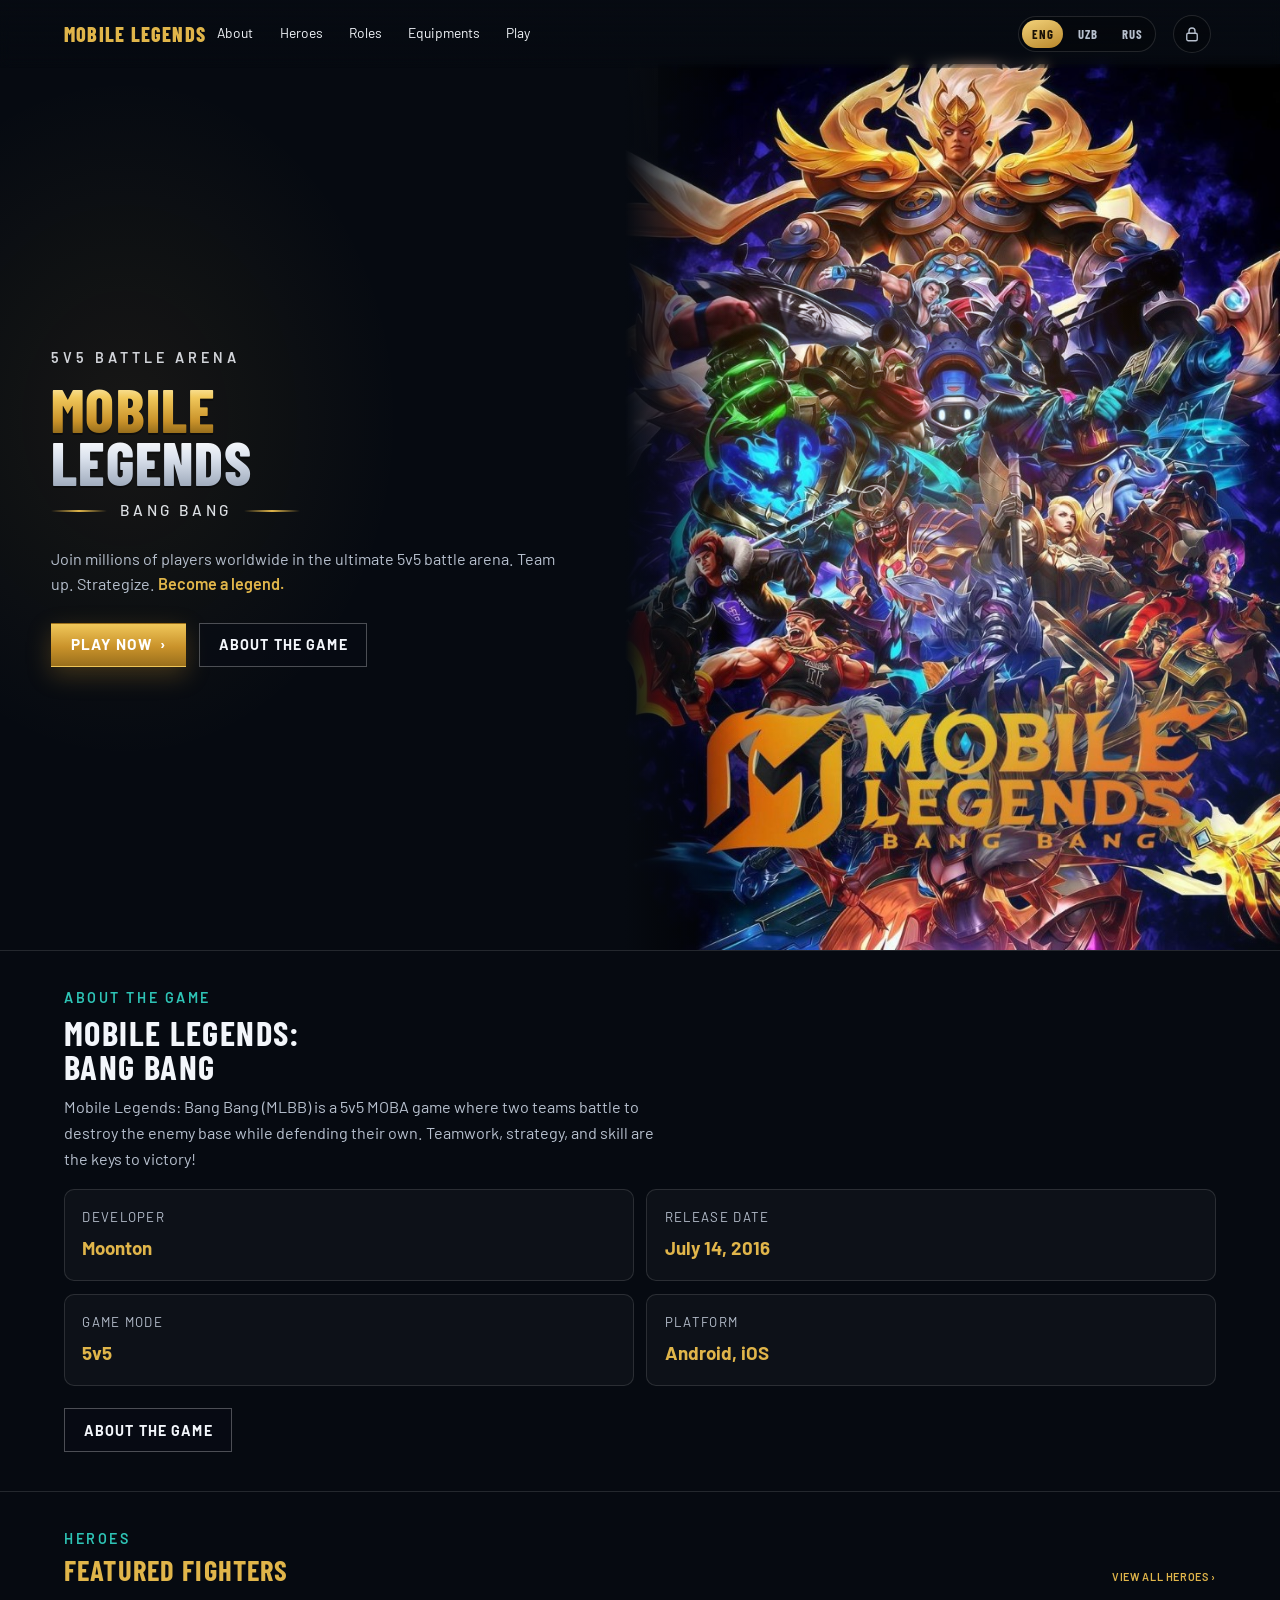
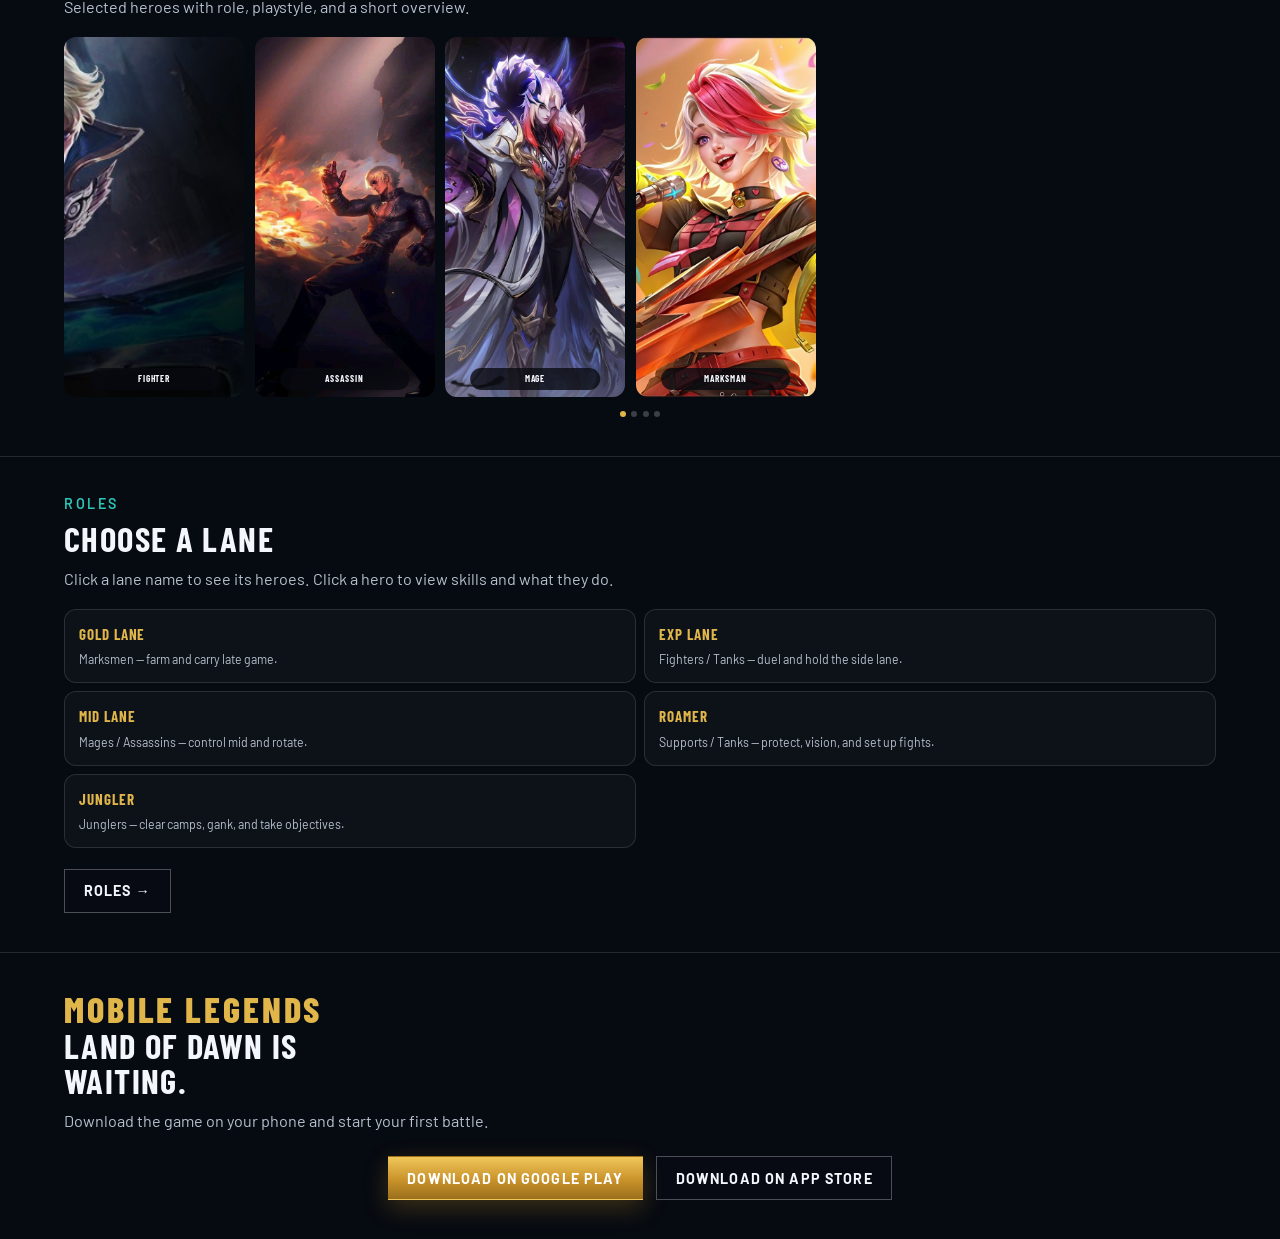
<file: index.html>
<!DOCTYPE html>
<html lang="en">
<head>
  <meta charset="UTF-8" />
  <meta name="viewport" content="width=device-width, initial-scale=1.0" />
  <title>Mobile Legends — Bang Bang</title>
  <meta name="description" content="Mobile Legends: Bang Bang — the ultimate 5v5 battle arena." />
  <link rel="preconnect" href="https://fonts.googleapis.com" />
  <link rel="preconnect" href="https://fonts.gstatic.com" crossorigin />
  <link href="https://fonts.googleapis.com/css2?family=Barlow+Condensed:wght@600;700;800&family=Barlow:wght@300;400;500;600;700&display=swap" rel="stylesheet" />
  <link rel="stylesheet" href="styles.css?v=norail2" />
</head>
<body class="page-home">
  <header class="site-header">
    <a class="logo" href="index.html">Mobile Legends</a>
    <nav class="nav" id="mainNav">
      <a href="#about" data-i18n="nav_about">About</a>
      <a href="#heroes" data-i18n="nav_heroes">Heroes</a>
      <a href="#roles" data-i18n="nav_roles">Roles</a>
      <a href="guide.html" data-i18n="nav_equip">Equipments</a>
      <a href="#play" data-i18n="nav_play">Play</a>
    </nav>
    <div class="lang-switch" role="group" aria-label="Language">
      <span class="lang-switch-label">Language</span>
      <button type="button" class="lang-btn" data-lang="en" aria-pressed="true">ENG</button>
      <button type="button" class="lang-btn" data-lang="uz" aria-pressed="false">UZB</button>
      <button type="button" class="lang-btn" data-lang="ru" aria-pressed="false">RUS</button>
    </div>
    <button class="menu-btn" type="button" id="menuBtn" aria-label="Menu" aria-expanded="false" aria-controls="mainNav">
      <span></span><span></span><span></span>
    </button>
  </header>

  <main>
    <section class="stage">
      <div class="stage-left">
        <div class="copy">
          <p class="eyebrow" data-i18n="eyebrow">5V5 Battle Arena</p>
          <h1 class="title">
            <span class="title-gold">Mobile</span>
            <span class="title-silver">Legends</span>
          </h1>
          <p class="bang"><span></span> Bang Bang <span></span></p>
          <p class="lead" data-i18n-lead>
            Join millions of players worldwide in the ultimate 5v5 battle arena.
            Team up. Strategize. <em>Become a legend.</em>
          </p>
          <div class="actions">
            <a class="btn btn-play" href="#play"><span data-i18n="btn_play">Play Now</span> <span data-i18n-keep>›</span></a>
            <a class="btn btn-store" href="#about" data-i18n="btn_about">About the Game</a>
          </div>
        </div>
      </div>
      <div class="stage-right" aria-hidden="true">
        <img class="poster" src="images/heroes-poster.png" alt="" />
        <div class="poster-glow"></div>
        <div class="poster-shine"></div>
        <div class="fx-embers">
          <span></span><span></span><span></span><span></span>
          <span></span><span></span><span></span><span></span>
        </div>
      </div>
    </section>

    <section class="home-mobile-extras" aria-label="Highlights">
      <div class="home-features">
        <article>
          <span class="home-feat-ico" aria-hidden="true">
            <svg viewBox="0 0 24 24" width="22" height="22" fill="none" stroke="currentColor" stroke-width="1.7"><path d="M4 19l7-7M13 5l6 6M8 20l-4-1 1-4 11-11 4 4z"/><path d="M14 7l3 3"/></svg>
          </span>
          <strong data-i18n="feat_battle_t">5v5 Battle</strong>
          <span data-i18n="feat_battle_p">Classic MOBA experience</span>
        </article>
        <article>
          <span class="home-feat-ico" aria-hidden="true">
            <svg viewBox="0 0 24 24" width="22" height="22" fill="none" stroke="currentColor" stroke-width="1.7"><path d="M12 3l8 3v6c0 5-3.4 8.4-8 9.5C7.4 20.4 4 17 4 12V6z"/></svg>
          </span>
          <strong data-i18n="feat_team_t">Team Play</strong>
          <span data-i18n="feat_team_p">5 roles, one victory</span>
        </article>
        <article>
          <span class="home-feat-ico" aria-hidden="true">
            <svg viewBox="0 0 24 24" width="22" height="22" fill="none" stroke="currentColor" stroke-width="1.7"><circle cx="12" cy="8" r="3"/><path d="M5 20c.8-3.4 3.4-5 7-5s6.2 1.6 7 5"/><path d="M18 8a2.2 2.2 0 1 1-1-4"/></svg>
          </span>
          <strong data-i18n="feat_heroes_t">120+ Heroes</strong>
          <span data-i18n="feat_heroes_p">Unique kits and skins</span>
        </article>
        <article>
          <span class="home-feat-ico" aria-hidden="true">
            <svg viewBox="0 0 24 24" width="22" height="22" fill="none" stroke="currentColor" stroke-width="1.7"><circle cx="12" cy="12" r="8"/><path d="M12 7v5l3 2"/><path d="M8 4.5 12 3l4 1.5"/></svg>
          </span>
          <strong data-i18n="feat_rank_t">Ranked</strong>
          <span data-i18n="feat_rank_p">Climb to Mythic</span>
        </article>
      </div>
    </section>

    <section class="home-path" id="about">
      <p class="section-eyebrow" data-i18n="about_eyebrow">About the Game</p>
      <h2>Mobile Legends: Bang Bang</h2>
      <p class="section-lead" data-i18n="about_lead">
        Mobile Legends: Bang Bang (MLBB) is a 5v5 MOBA game where two teams battle to destroy the enemy base while defending their own. Teamwork, strategy, and skill are the keys to victory!
      </p>
      <ul class="fact-grid home-path-facts">
        <li><span data-i18n="fact_dev">Developer</span><strong>Moonton</strong></li>
        <li><span data-i18n="fact_release">Release Date</span><strong data-i18n="fact_release_val">July 14, 2016</strong></li>
        <li><span data-i18n="fact_mode">Game Mode</span><strong>5v5</strong></li>
        <li><span data-i18n="fact_platform">Platform</span><strong>Android, iOS</strong></li>
      </ul>
      <a class="btn btn-store" href="oyun.html" data-i18n="btn_about">About the Game</a>
    </section>

    <section class="home-path" id="heroes">
      <p class="section-eyebrow" data-i18n="heroes_eyebrow">Heroes</p>
      <div class="home-explore-head">
        <h2 data-i18n="heroes_title">Featured fighters</h2>
        <a href="qahramonlar.html" data-i18n="view_all_heroes">View all heroes ›</a>
      </div>
      <p class="section-lead" data-i18n="heroes_lead">Selected heroes with role, playstyle, and a short overview.</p>
      <div class="home-hero-rail" id="homeHeroRail">
        <a class="home-hero-card" href="qahramonlar.html">
          <img src="images/hero-alucard.png" alt="Alucard" width="280" height="360" />
          <span>Fighter</span>
        </a>
        <a class="home-hero-card" href="qahramonlar.html">
          <img src="images/hero-kdash.jpg" alt="Gusion" width="280" height="360" />
          <span>Assassin</span>
        </a>
        <a class="home-hero-card" href="qahramonlar.html">
          <img src="images/hero-mage.png" alt="Cecilion" width="280" height="360" />
          <span>Mage</span>
        </a>
        <a class="home-hero-card" href="qahramonlar.html">
          <img src="images/hero-melissa.png" alt="Melissa" width="280" height="360" />
          <span>Marksman</span>
        </a>
      </div>
      <div class="home-hero-dots" id="homeHeroDots" aria-hidden="true">
        <span class="is-on"></span><span></span><span></span><span></span>
      </div>
    </section>

    <section class="home-path" id="roles">
      <p class="section-eyebrow" data-i18n="roles_page_eyebrow">Roles</p>
      <h2 data-i18n="roles_page_title">Choose a lane</h2>
      <p class="section-lead" data-i18n="roles_page_lead">Click a lane name to see its heroes. Click a hero to view skills and what they do.</p>
      <div class="home-lane-grid">
        <a href="rollar.html">
          <strong data-i18n="lane_gold">Gold Lane</strong>
          <span data-i18n="lane_gold_desc">Marksmen — farm and carry late game.</span>
        </a>
        <a href="rollar.html">
          <strong data-i18n="lane_exp">EXP Lane</strong>
          <span data-i18n="lane_exp_desc">Fighters / Tanks — duel and hold the side lane.</span>
        </a>
        <a href="rollar.html">
          <strong data-i18n="lane_mid">Mid Lane</strong>
          <span data-i18n="lane_mid_desc">Mages / Assassins — control mid and rotate.</span>
        </a>
        <a href="rollar.html">
          <strong data-i18n="lane_roam">Roamer</strong>
          <span data-i18n="lane_roam_desc">Supports / Tanks — protect, vision, and set up fights.</span>
        </a>
        <a href="rollar.html">
          <strong data-i18n="lane_jungle">Jungler</strong>
          <span data-i18n="lane_jungle_desc">Junglers — clear camps, gank, and take objectives.</span>
        </a>
      </div>
      <a class="btn btn-store" href="rollar.html" data-i18n="to_roles">Roles →</a>
    </section>

    <section class="home-path home-path-play" id="play">
      <p class="brand-sm">Mobile Legends</p>
      <h2 data-i18n="play_title">Land of Dawn is waiting.</h2>
      <p class="section-lead" data-i18n="play_lead">Download the game on your phone and start your first battle.</p>
      <div class="cta-actions">
        <a class="btn btn-play" href="https://play.google.com/store/apps/details?id=com.mobile.legends" target="_blank" rel="noopener noreferrer" data-i18n="dl_google">Download on Google Play</a>
        <a class="btn btn-store" href="https://apps.apple.com/app/mobile-legends-bang-bang/id1160056295" target="_blank" rel="noopener noreferrer" data-i18n="dl_apple">Download on App Store</a>
      </div>
    </section>
  </main>

  <script src="script.js?v=norail2"></script>
  <script src="i18n.js?v=norail2"></script>
</body>
</html>
</file>
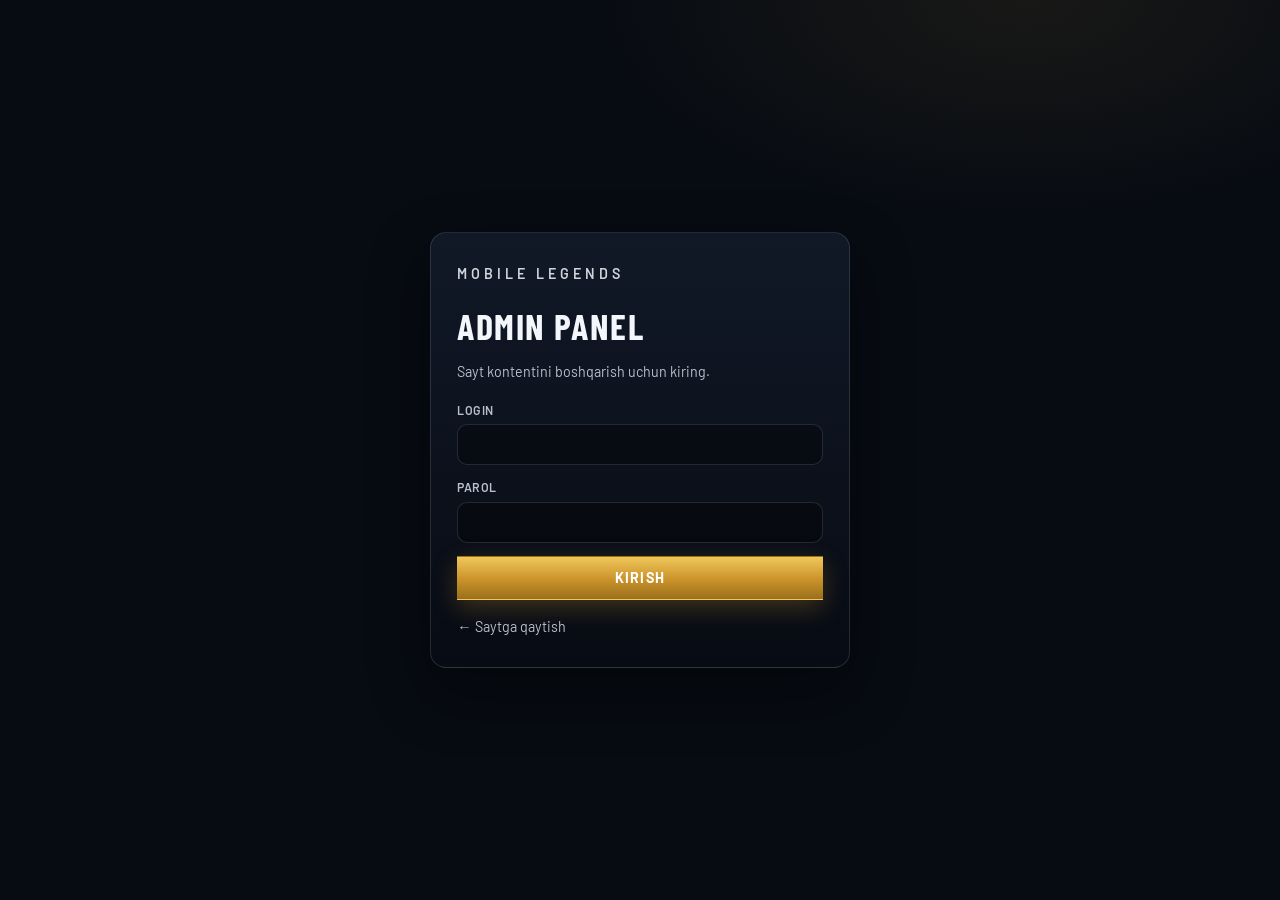
<file: admin-panel.html>
<!DOCTYPE html>
<html lang="uz">
<head>
  <meta charset="UTF-8" />
  <meta name="viewport" content="width=device-width, initial-scale=1.0" />
  <title>Boshqaruv — Admin</title>
  <link rel="preconnect" href="https://fonts.googleapis.com" />
  <link rel="preconnect" href="https://fonts.gstatic.com" crossorigin />
  <link href="https://fonts.googleapis.com/css2?family=Barlow+Condensed:wght@600;700;800&family=Barlow:wght@300;400;500;600;700&display=swap" rel="stylesheet" />
  <link rel="stylesheet" href="styles.css?v=admin-ico1" />
  <link rel="stylesheet" href="admin.css?v=2" />
  <script>
    if (!sessionStorage.getItem("mlbb_admin_csrf")) {
      location.replace("admin.html");
    }
  </script>
</head>
<body class="admin-body">
  <div id="appView" class="admin-app">
    <aside class="admin-side">
      <a class="logo" href="index.html">Mobile Legends</a>
      <p class="admin-side-label">Boshqaruv</p>
      <nav class="admin-nav">
        <button type="button" class="is-active" data-view="dash">Dashboard</button>
        <button type="button" data-view="featured">Tanlangan qahramonlar</button>
        <button type="button" data-view="heroes">Barcha qahramonlar</button>
        <button type="button" data-view="items">Ekipmanlar</button>
        <button type="button" data-view="password">Parol</button>
      </nav>
      <div class="admin-side-foot">
        <p id="whoami"></p>
        <button type="button" class="btn btn-store" id="logoutBtn">Chiqish</button>
      </div>
    </aside>

    <div class="admin-main">
      <header class="admin-top">
        <h2 id="viewTitle">Dashboard</h2>
        <a class="btn btn-store" href="index.html" target="_blank" rel="noopener">Saytni ochish</a>
      </header>
      <div class="admin-content" id="viewRoot"></div>
    </div>
  </div>

  <div class="admin-modal" id="editModal" hidden>
    <div class="admin-modal-backdrop" data-close-modal></div>
    <div class="admin-modal-card" role="dialog" aria-modal="true">
      <button type="button" class="hero-modal-close" data-close-modal aria-label="Yopish">×</button>
      <h3 id="modalTitle">Tahrirlash</h3>
      <form id="editForm" class="admin-form"></form>
    </div>
  </div>

  <div class="admin-toast" id="toast" hidden></div>
  <script src="admin.js?v=3"></script>
</body>
</html>
</file>
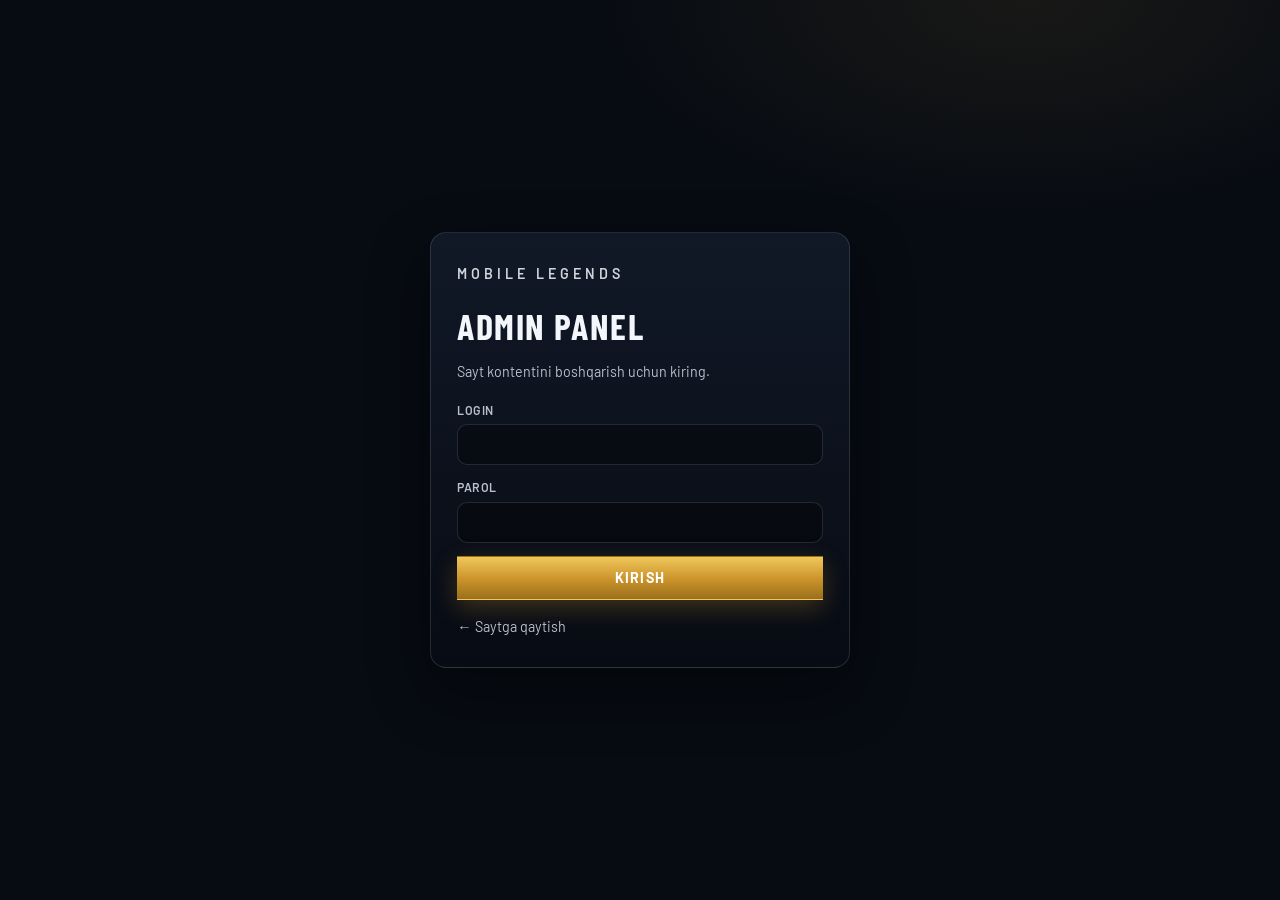
<file: admin.html>
<!DOCTYPE html>
<html lang="uz">
<head>
  <meta charset="UTF-8" />
  <meta name="viewport" content="width=device-width, initial-scale=1.0" />
  <title>Kirish — Admin</title>
  <link rel="preconnect" href="https://fonts.googleapis.com" />
  <link rel="preconnect" href="https://fonts.gstatic.com" crossorigin />
  <link href="https://fonts.googleapis.com/css2?family=Barlow+Condensed:wght@600;700;800&family=Barlow:wght@300;400;500;600;700&display=swap" rel="stylesheet" />
  <link rel="stylesheet" href="styles.css?v=admin-ico1" />
  <link rel="stylesheet" href="admin.css?v=2" />
</head>
<body class="admin-body">
  <div class="admin-login">
    <div class="admin-login-card">
      <p class="eyebrow">Mobile Legends</p>
      <h1>Admin panel</h1>
      <p class="admin-login-lead">Sayt kontentini boshqarish uchun kiring.</p>
      <form id="loginForm" class="admin-form">
        <label>
          Login
          <input type="text" name="username" autocomplete="username" required />
        </label>
        <label>
          Parol
          <input type="password" name="password" autocomplete="current-password" required />
        </label>
        <p class="admin-error" id="loginError" hidden></p>
        <button type="submit" class="btn btn-play">Kirish</button>
      </form>
      <a class="admin-back" href="index.html">← Saytga qaytish</a>
    </div>
  </div>
  <script src="admin-login.js?v=1"></script>
</body>
</html>
</file>
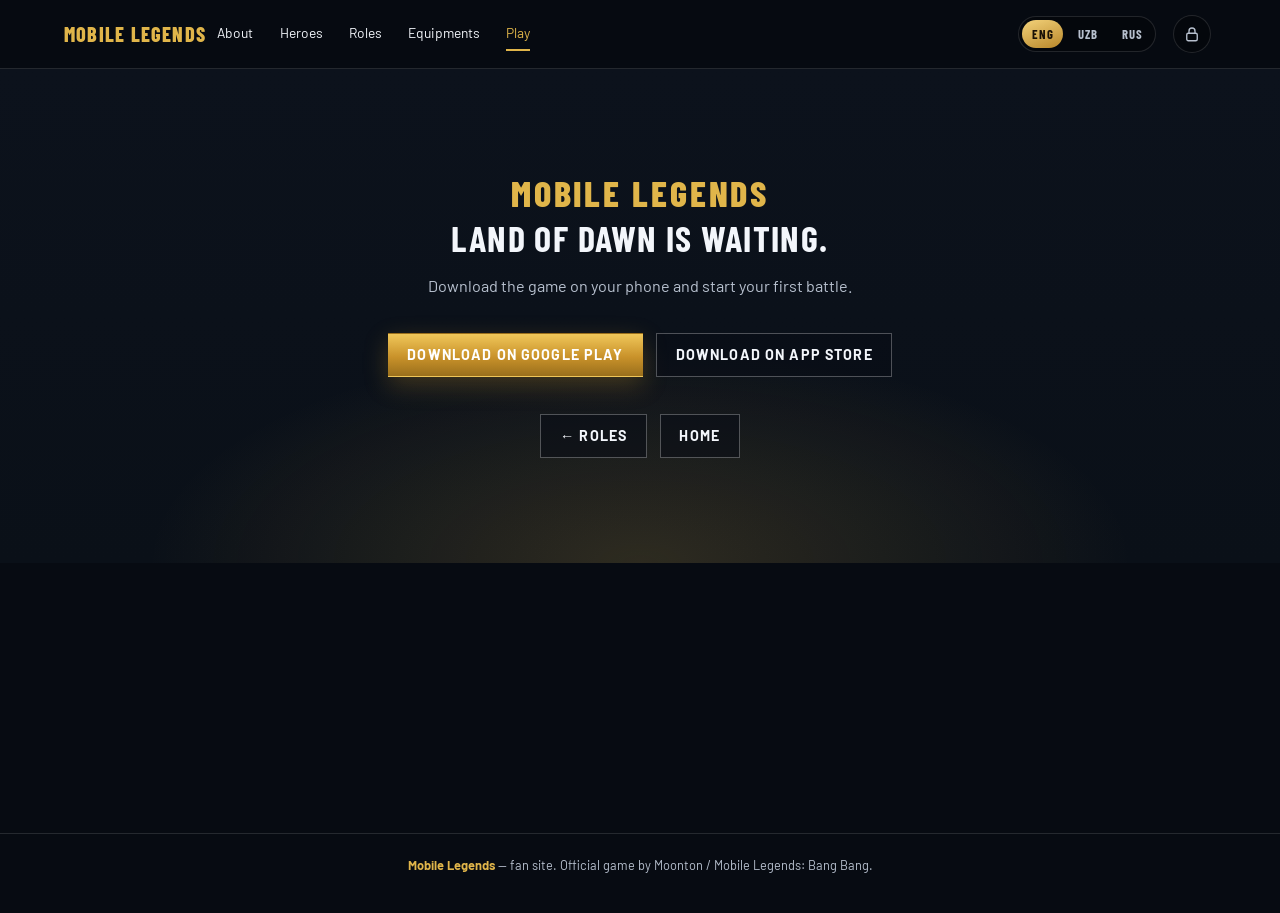
<file: boshlash.html>
<!DOCTYPE html>
<html lang="en">
<head>
  <meta charset="UTF-8" />
  <meta name="viewport" content="width=device-width, initial-scale=1.0" />
  <title>Play — Mobile Legends</title>
  <link rel="preconnect" href="https://fonts.googleapis.com" />
  <link rel="preconnect" href="https://fonts.gstatic.com" crossorigin />
  <link href="https://fonts.googleapis.com/css2?family=Barlow+Condensed:wght@600;700;800&family=Barlow:wght@300;400;500;600;700&display=swap" rel="stylesheet" />
  <link rel="stylesheet" href="styles.css?v=norail2" />
</head>
<body>
  <header class="site-header solid">
    <a class="logo" href="index.html">Mobile Legends</a>
    <nav class="nav" id="mainNav">
      <a href="oyun.html" data-i18n="nav_about">About</a>
      <a href="qahramonlar.html" data-i18n="nav_heroes">Heroes</a>
      <a href="rollar.html" data-i18n="nav_roles">Roles</a>
      <a href="guide.html" data-i18n="nav_equip">Equipments</a>
      <a class="is-active" href="boshlash.html" data-i18n="nav_play">Play</a>
    </nav>
    <button class="menu-btn" type="button" id="menuBtn" aria-label="Menu" aria-expanded="false" aria-controls="mainNav">
      <span></span><span></span><span></span>
    </button>
  </header>

  <main class="page">
    <section class="section cta">
      <div class="section-inner cta-inner">
        <p class="brand-sm">Mobile Legends</p>
        <h2 data-i18n="play_title">Land of Dawn is waiting.</h2>
        <p class="section-lead" data-i18n="play_lead">Download the game on your phone and start your first battle.</p>
        <div class="cta-actions">
          <a class="btn btn-play" href="https://play.google.com/store/apps/details?id=com.mobile.legends" target="_blank" rel="noopener noreferrer" data-i18n="dl_google">Download on Google Play</a>
          <a class="btn btn-store" href="https://apps.apple.com/app/mobile-legends-bang-bang/id1160056295" target="_blank" rel="noopener noreferrer" data-i18n="dl_apple">Download on App Store</a>
        </div>
        <div class="page-nav">
          <a class="btn btn-store" href="rollar.html" data-i18n="back_roles">← Roles</a>
          <a class="btn btn-store" href="index.html" data-i18n="nav_home">Home</a>
        </div>
      </div>
    </section>
  </main>

  <footer class="site-footer">
    <p><span>Mobile Legends</span> — fan site. Official game by Moonton / Mobile Legends: Bang Bang.</p>
  </footer>
  <script src="script.js?v=norail2"></script>
  <script src="i18n.js?v=norail2"></script>
</body>
</html>
</file>
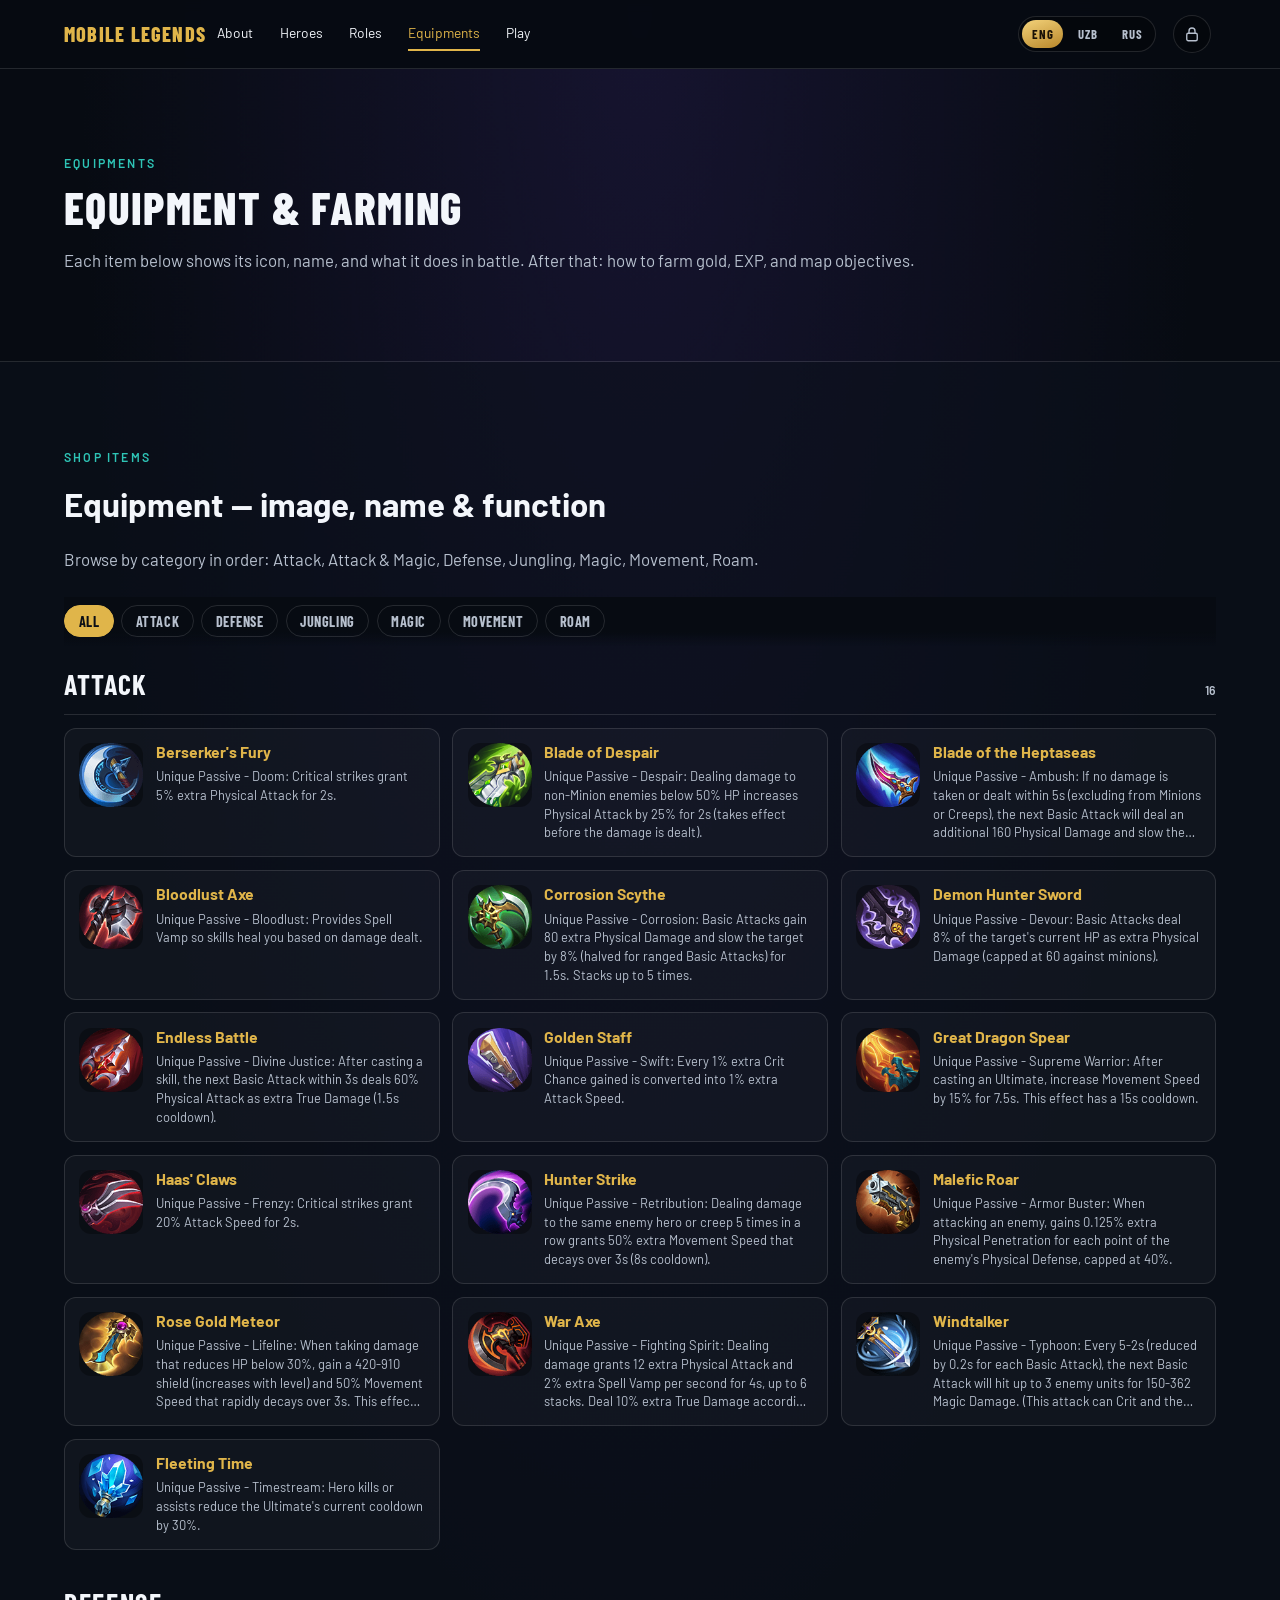
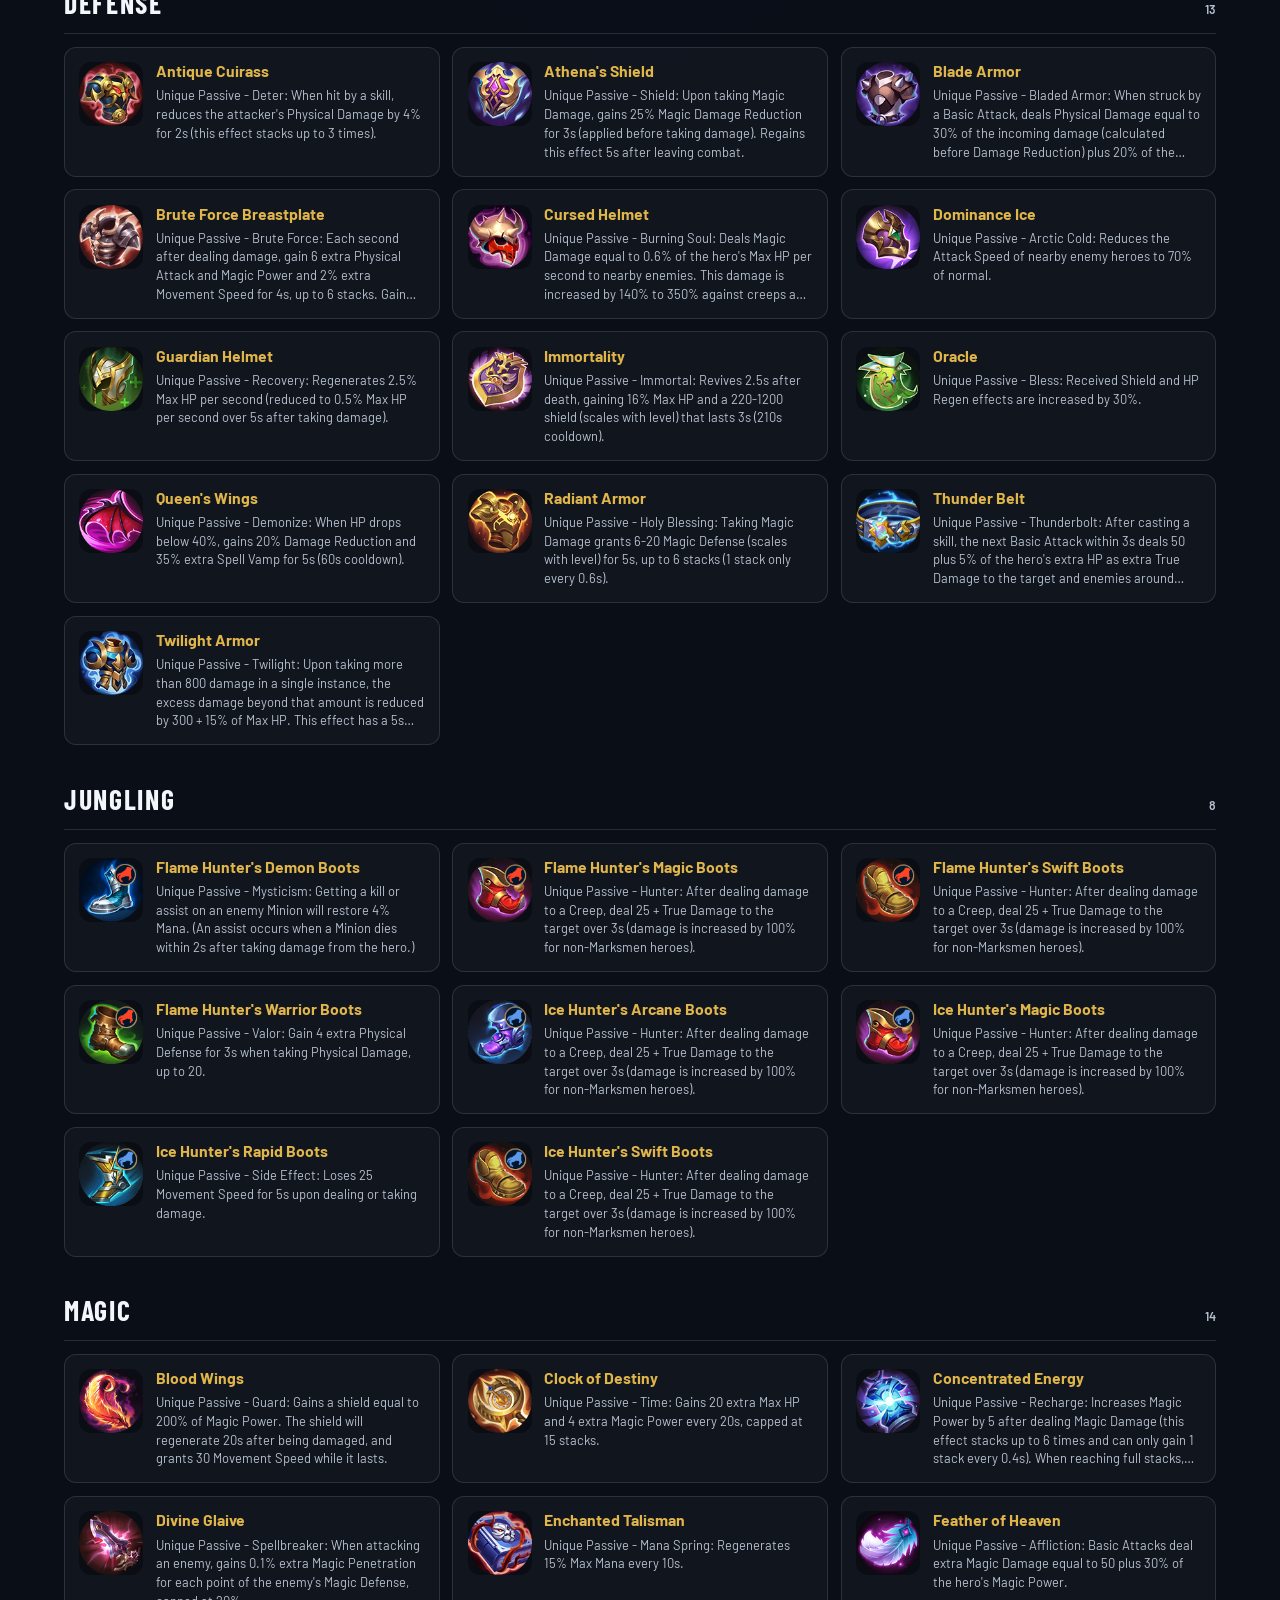
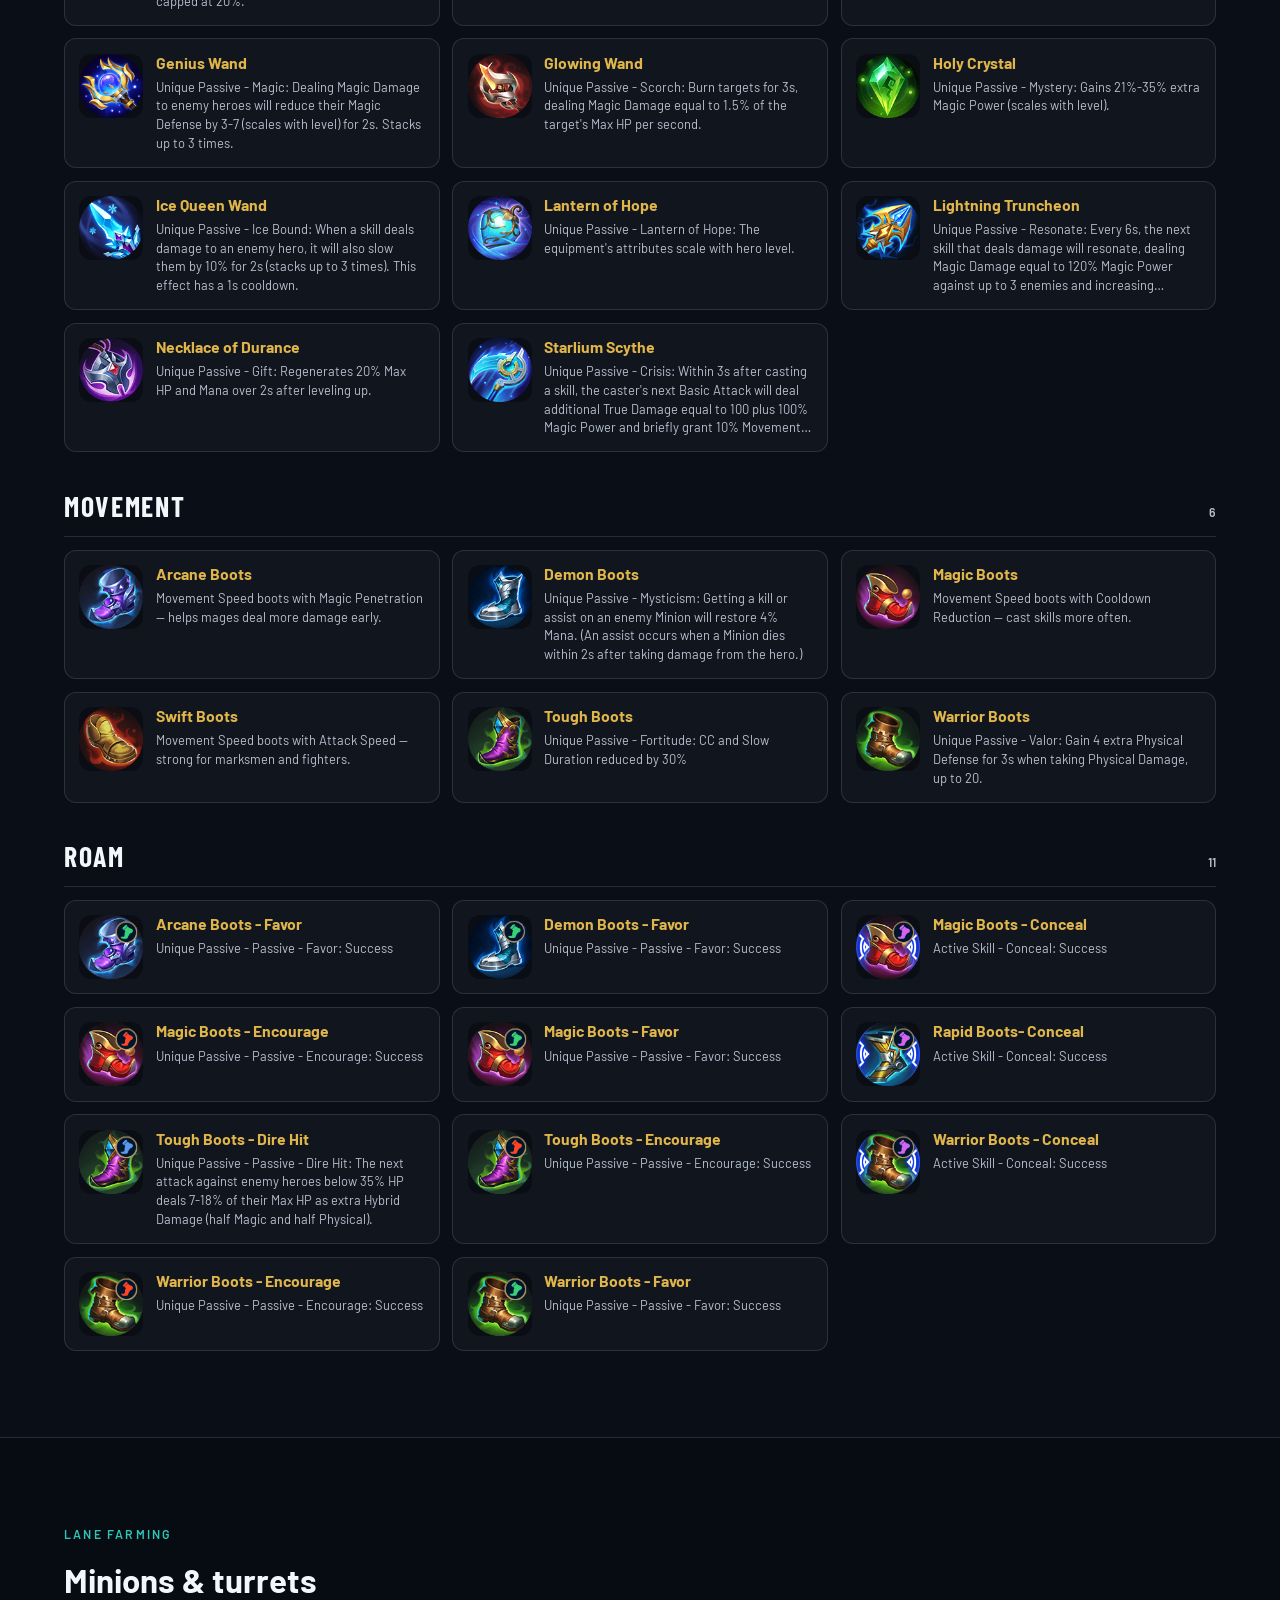
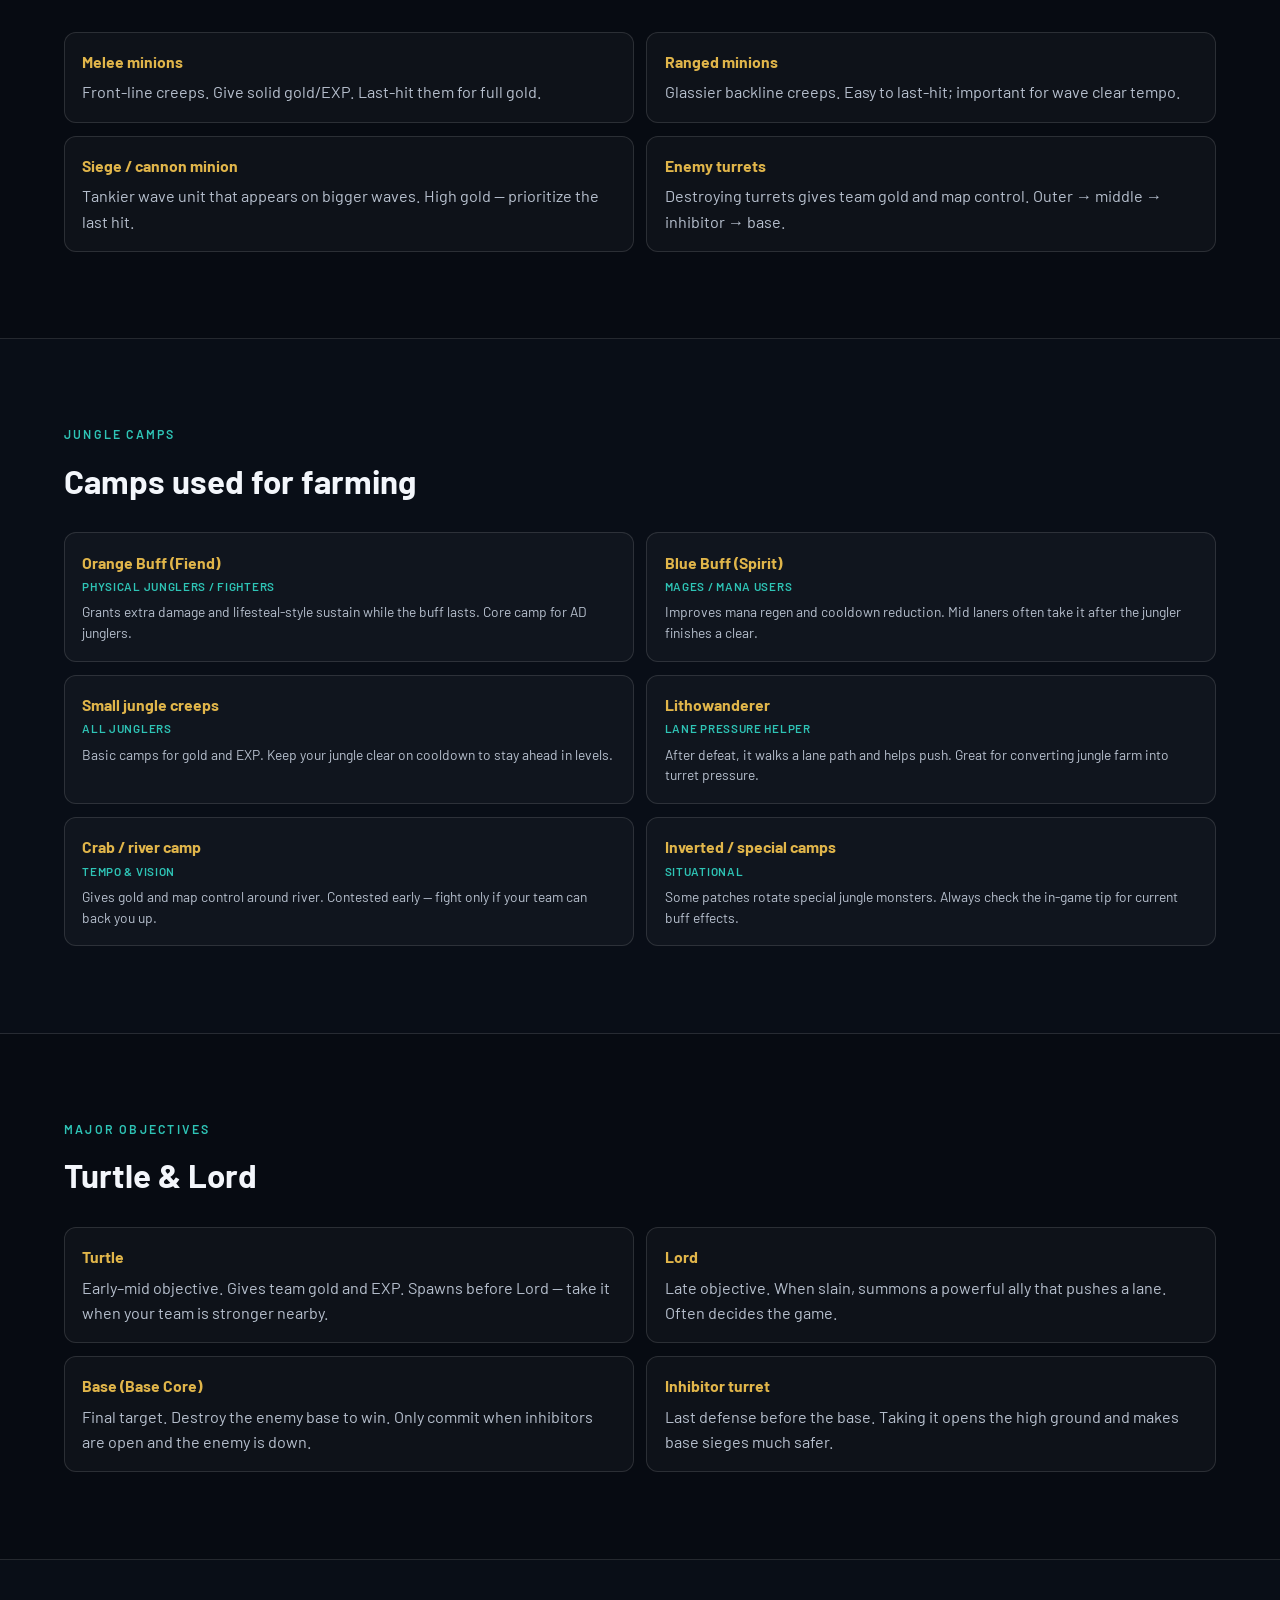
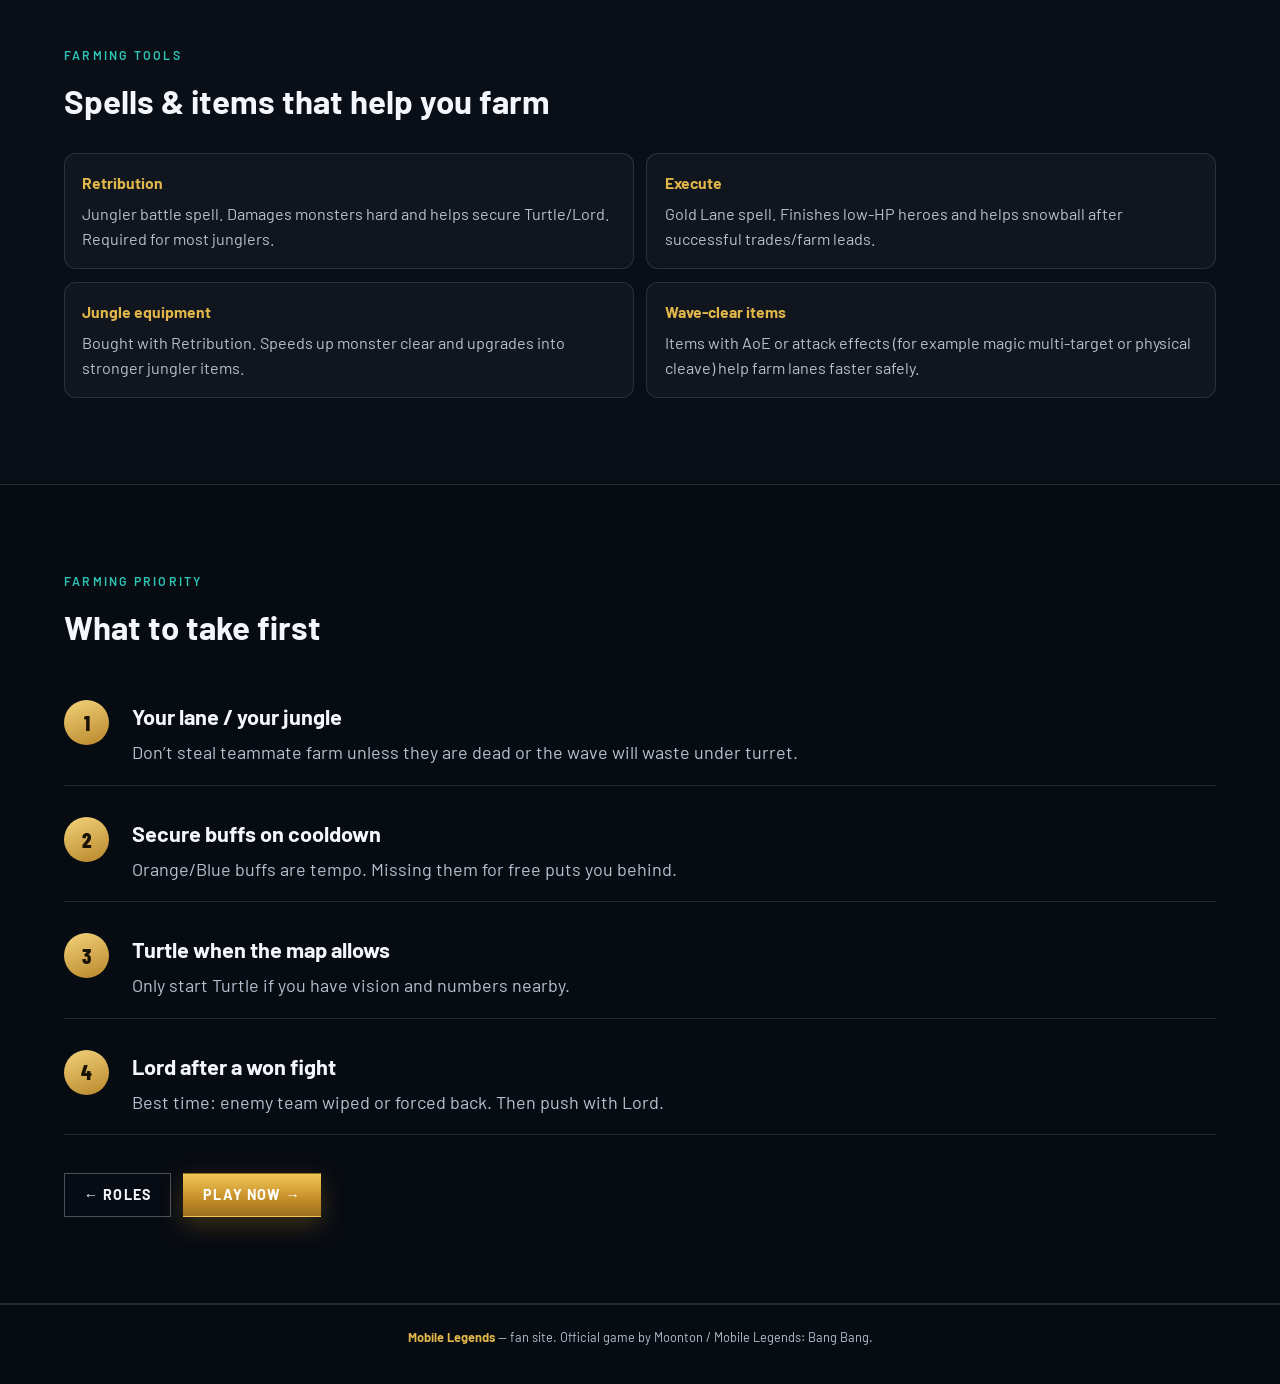
<file: guide.html>
<!DOCTYPE html>
<html lang="en">
<head>
  <meta charset="UTF-8" />
  <meta name="viewport" content="width=device-width, initial-scale=1.0" />
  <title>Equipments — Equipment &amp; Farming | Mobile Legends</title>
  <meta name="description" content="MLBB guide — equipment items with icons, names and functions, plus farming tips." />
  <link rel="preconnect" href="https://fonts.googleapis.com" />
  <link rel="preconnect" href="https://fonts.gstatic.com" crossorigin />
  <link href="https://fonts.googleapis.com/css2?family=Barlow+Condensed:wght@600;700;800&family=Barlow:wght@300;400;500;600;700&display=swap" rel="stylesheet" />
  <link rel="stylesheet" href="styles.css?v=norail2" />
</head>
<body>
  <header class="site-header solid">
    <a class="logo" href="index.html">Mobile Legends</a>
    <nav class="nav" id="mainNav">
      <a href="oyun.html" data-i18n="nav_about">About</a>
      <a href="qahramonlar.html" data-i18n="nav_heroes">Heroes</a>
      <a href="rollar.html" data-i18n="nav_roles">Roles</a>
      <a class="is-active" href="guide.html" data-i18n="nav_equip">Equipments</a>
      <a href="boshlash.html" data-i18n="nav_play">Play</a>
    </nav>
    <button class="menu-btn" type="button" id="menuBtn" aria-label="Menu" aria-expanded="false" aria-controls="mainNav">
      <span></span><span></span><span></span>
    </button>
  </header>

  <main class="page about-page">
    <section class="about-block about-intro">
      <div class="section-inner">
        <p class="section-eyebrow" data-i18n="eq_eyebrow">Equipments</p>
        <h1 data-i18n="eq_title">Equipment &amp; farming</h1>
        <p class="section-lead wide" data-i18n="eq_lead">
          Each item below shows its icon, name, and what it does in battle.
          After that: how to farm gold, EXP, and map objectives.
        </p>
      </div>
    </section>

    <section class="about-block" id="equipment">
      <div class="section-inner">
        <p class="section-eyebrow" data-i18n="shop_eyebrow">Shop Items</p>
        <h2 data-i18n="shop_title">Equipment — image, name &amp; function</h2>
        <p class="section-lead wide" data-i18n="shop_lead">
          Browse by category in order: Attack, Attack &amp; Magic, Defense, Jungling, Magic, Movement, Roam.
        </p>
        <div class="item-filters" id="itemFilters" role="tablist" aria-label="Item categories"></div>
        <div class="items-board" id="itemsGrid" aria-live="polite">
          <p class="item-empty" data-i18n="item_loading">Loading equipment…</p>
        </div>
      </div>
    </section>

    <section class="about-block">
      <div class="section-inner">
        <p class="section-eyebrow" data-i18n="farm_lane_eyebrow">Lane Farming</p>
        <h2 data-i18n="farm_lane_title">Minions &amp; turrets</h2>
        <div class="mode-grid">
          <article>
            <h3 data-i18n="melee_t">Melee minions</h3>
            <p data-i18n="melee_p">Front-line creeps. Give solid gold/EXP. Last-hit them for full gold.</p>
          </article>
          <article>
            <h3 data-i18n="ranged_t">Ranged minions</h3>
            <p data-i18n="ranged_p">Glassier backline creeps. Easy to last-hit; important for wave clear tempo.</p>
          </article>
          <article>
            <h3 data-i18n="siege_t">Siege / cannon minion</h3>
            <p data-i18n="siege_p">Tankier wave unit that appears on bigger waves. High gold — prioritize the last hit.</p>
          </article>
          <article>
            <h3 data-i18n="enemy_tur_t">Enemy turrets</h3>
            <p data-i18n="enemy_tur_p">Destroying turrets gives team gold and map control. Outer → middle → inhibitor → base.</p>
          </article>
        </div>
      </div>
    </section>

    <section class="about-block">
      <div class="section-inner">
        <p class="section-eyebrow" data-i18n="jungle_eyebrow">Jungle Camps</p>
        <h2 data-i18n="jungle_title">Camps used for farming</h2>
        <div class="farm-list">
          <article class="farm-card">
            <h3 data-i18n="orange_t">Orange Buff (Fiend)</h3>
            <p class="farm-role" data-i18n="orange_role">Physical junglers / fighters</p>
            <p data-i18n="orange_p">Grants extra damage and lifesteal-style sustain while the buff lasts. Core camp for AD junglers.</p>
          </article>
          <article class="farm-card">
            <h3 data-i18n="blue_t">Blue Buff (Spirit)</h3>
            <p class="farm-role" data-i18n="blue_role">Mages / mana users</p>
            <p data-i18n="blue_p">Improves mana regen and cooldown reduction. Mid laners often take it after the jungler finishes a clear.</p>
          </article>
          <article class="farm-card">
            <h3 data-i18n="small_t">Small jungle creeps</h3>
            <p class="farm-role" data-i18n="small_role">All junglers</p>
            <p data-i18n="small_p">Basic camps for gold and EXP. Keep your jungle clear on cooldown to stay ahead in levels.</p>
          </article>
          <article class="farm-card">
            <h3 data-i18n="litho_t">Lithowanderer</h3>
            <p class="farm-role" data-i18n="litho_role">Lane pressure helper</p>
            <p data-i18n="litho_p">After defeat, it walks a lane path and helps push. Great for converting jungle farm into turret pressure.</p>
          </article>
          <article class="farm-card">
            <h3 data-i18n="crab_t">Crab / river camp</h3>
            <p class="farm-role" data-i18n="crab_role">Tempo &amp; vision</p>
            <p data-i18n="crab_p">Gives gold and map control around river. Contested early — fight only if your team can back you up.</p>
          </article>
          <article class="farm-card">
            <h3 data-i18n="special_t">Inverted / special camps</h3>
            <p class="farm-role" data-i18n="special_role">Situational</p>
            <p data-i18n="special_p">Some patches rotate special jungle monsters. Always check the in-game tip for current buff effects.</p>
          </article>
        </div>
      </div>
    </section>

    <section class="about-block">
      <div class="section-inner">
        <p class="section-eyebrow" data-i18n="major_eyebrow">Major Objectives</p>
        <h2 data-i18n="major_title">Turtle &amp; Lord</h2>
        <div class="obj-grid">
          <article>
            <h3 data-i18n="turtle_t">Turtle</h3>
            <p data-i18n="turtle_p">Early–mid objective. Gives team gold and EXP. Spawns before Lord — take it when your team is stronger nearby.</p>
          </article>
          <article>
            <h3 data-i18n="lord_t">Lord</h3>
            <p data-i18n="lord_p">Late objective. When slain, summons a powerful ally that pushes a lane. Often decides the game.</p>
          </article>
          <article>
            <h3 data-i18n="basecore_t">Base (Base Core)</h3>
            <p data-i18n="basecore_p">Final target. Destroy the enemy base to win. Only commit when inhibitors are open and the enemy is down.</p>
          </article>
          <article>
            <h3 data-i18n="inhib_t">Inhibitor turret</h3>
            <p data-i18n="inhib_p">Last defense before the base. Taking it opens the high ground and makes base sieges much safer.</p>
          </article>
        </div>
      </div>
    </section>

    <section class="about-block">
      <div class="section-inner">
        <p class="section-eyebrow" data-i18n="tools_eyebrow">Farming Tools</p>
        <h2 data-i18n="tools_title">Spells &amp; items that help you farm</h2>
        <div class="mode-grid">
          <article>
            <h3 data-i18n="retri_t">Retribution</h3>
            <p data-i18n="retri_p">Jungler battle spell. Damages monsters hard and helps secure Turtle/Lord. Required for most junglers.</p>
          </article>
          <article>
            <h3 data-i18n="exec_t">Execute</h3>
            <p data-i18n="exec_p">Gold Lane spell. Finishes low-HP heroes and helps snowball after successful trades/farm leads.</p>
          </article>
          <article>
            <h3 data-i18n="jungle_eq_t">Jungle equipment</h3>
            <p data-i18n="jungle_eq_p">Bought with Retribution. Speeds up monster clear and upgrades into stronger jungler items.</p>
          </article>
          <article>
            <h3 data-i18n="wave_t">Wave-clear items</h3>
            <p data-i18n="wave_p">Items with AoE or attack effects (for example magic multi-target or physical cleave) help farm lanes faster safely.</p>
          </article>
        </div>
      </div>
    </section>

    <section class="about-block">
      <div class="section-inner">
        <p class="section-eyebrow" data-i18n="prio_eyebrow">Farming Priority</p>
        <h2 data-i18n="prio_title">What to take first</h2>
        <ol class="how-list">
          <li>
            <span class="how-num">1</span>
            <div>
              <h3 data-i18n="prio1_t">Your lane / your jungle</h3>
              <p data-i18n="prio1_p">Don’t steal teammate farm unless they are dead or the wave will waste under turret.</p>
            </div>
          </li>
          <li>
            <span class="how-num">2</span>
            <div>
              <h3 data-i18n="prio2_t">Secure buffs on cooldown</h3>
              <p data-i18n="prio2_p">Orange/Blue buffs are tempo. Missing them for free puts you behind.</p>
            </div>
          </li>
          <li>
            <span class="how-num">3</span>
            <div>
              <h3 data-i18n="prio3_t">Turtle when the map allows</h3>
              <p data-i18n="prio3_p">Only start Turtle if you have vision and numbers nearby.</p>
            </div>
          </li>
          <li>
            <span class="how-num">4</span>
            <div>
              <h3 data-i18n="prio4_t">Lord after a won fight</h3>
              <p data-i18n="prio4_p">Best time: enemy team wiped or forced back. Then push with Lord.</p>
            </div>
          </li>
        </ol>
        <div class="page-nav">
          <a class="btn btn-store" href="rollar.html" data-i18n="back_roles">← Roles</a>
          <a class="btn btn-play" href="boshlash.html" data-i18n="play_now_arrow">Play Now →</a>
        </div>
      </div>
    </section>
  </main>

  <footer class="site-footer">
    <p><span>Mobile Legends</span> — fan site. Official game by Moonton / Mobile Legends: Bang Bang.</p>
  </footer>
  <script src="script.js?v=norail2"></script>
  <script src="i18n.js?v=norail2"></script>
  <script src="guide-items.js?v=items1"></script>
</body>
</html>
</file>
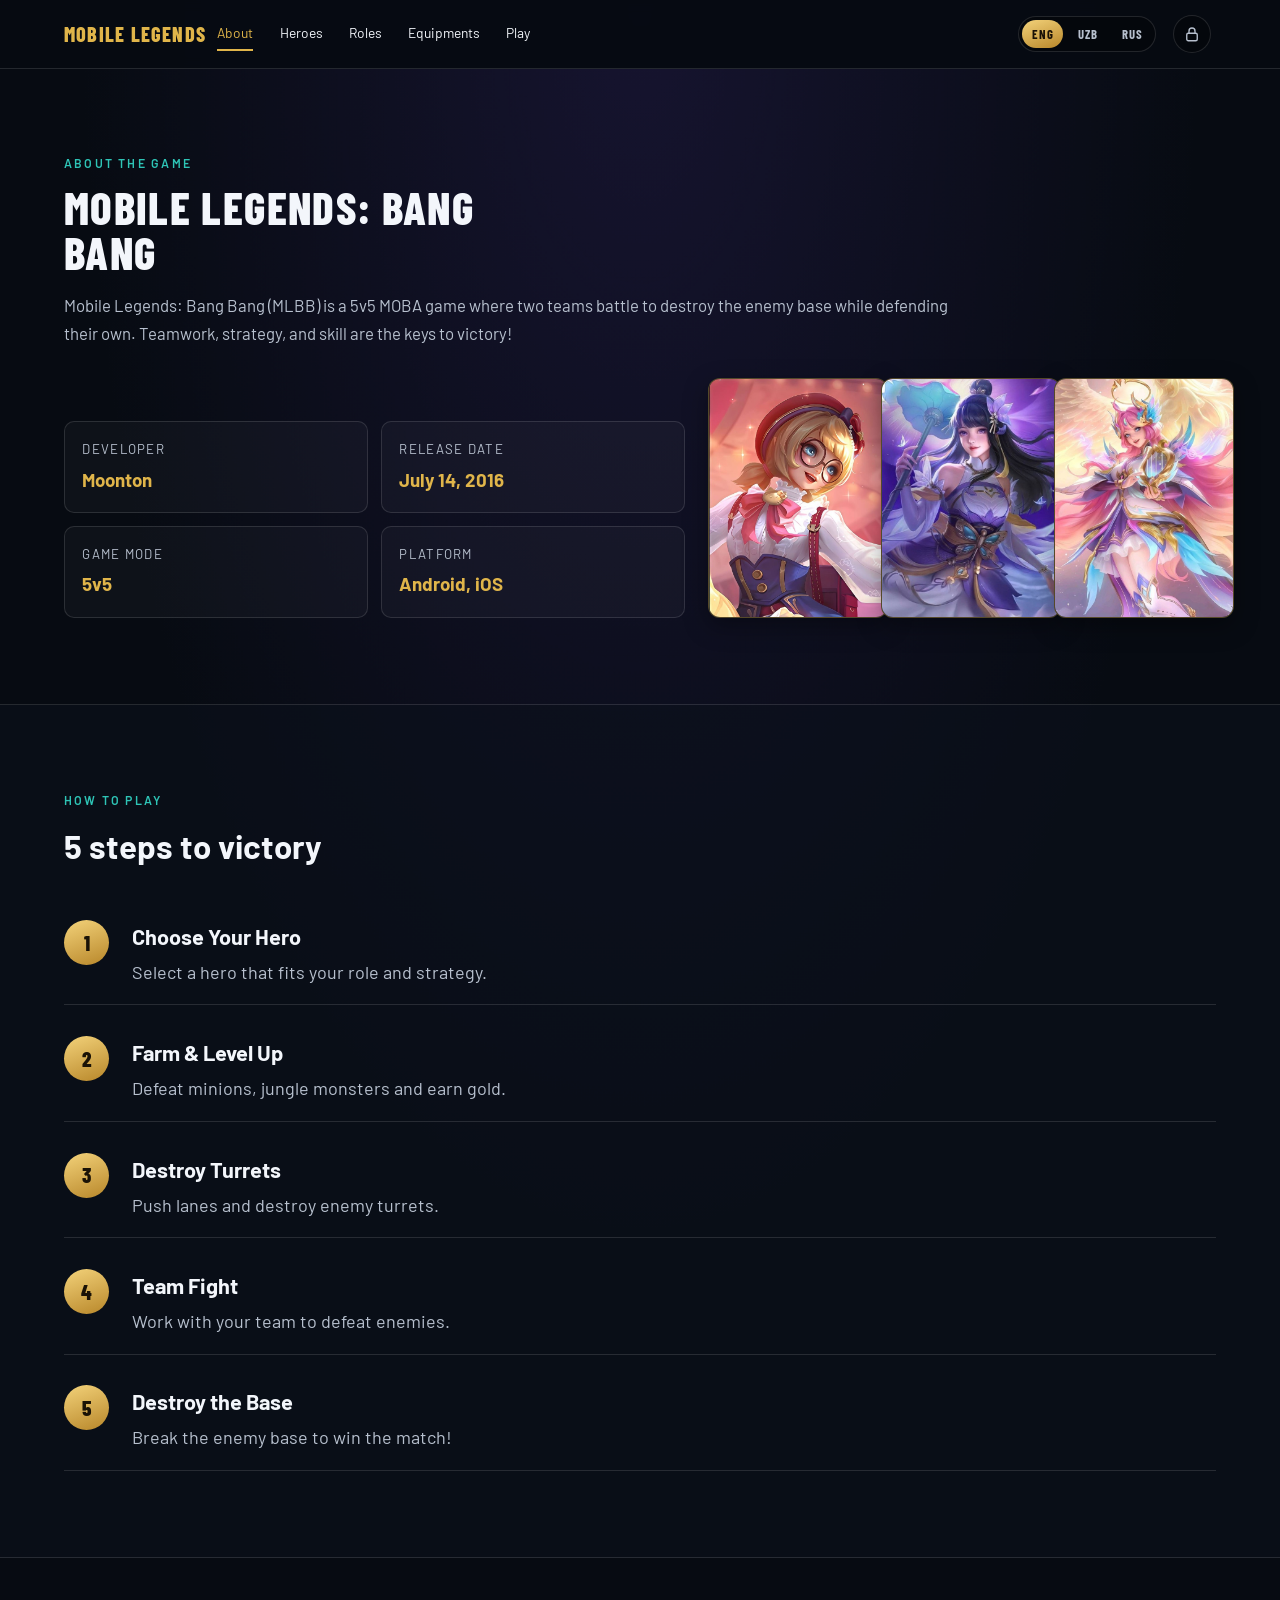
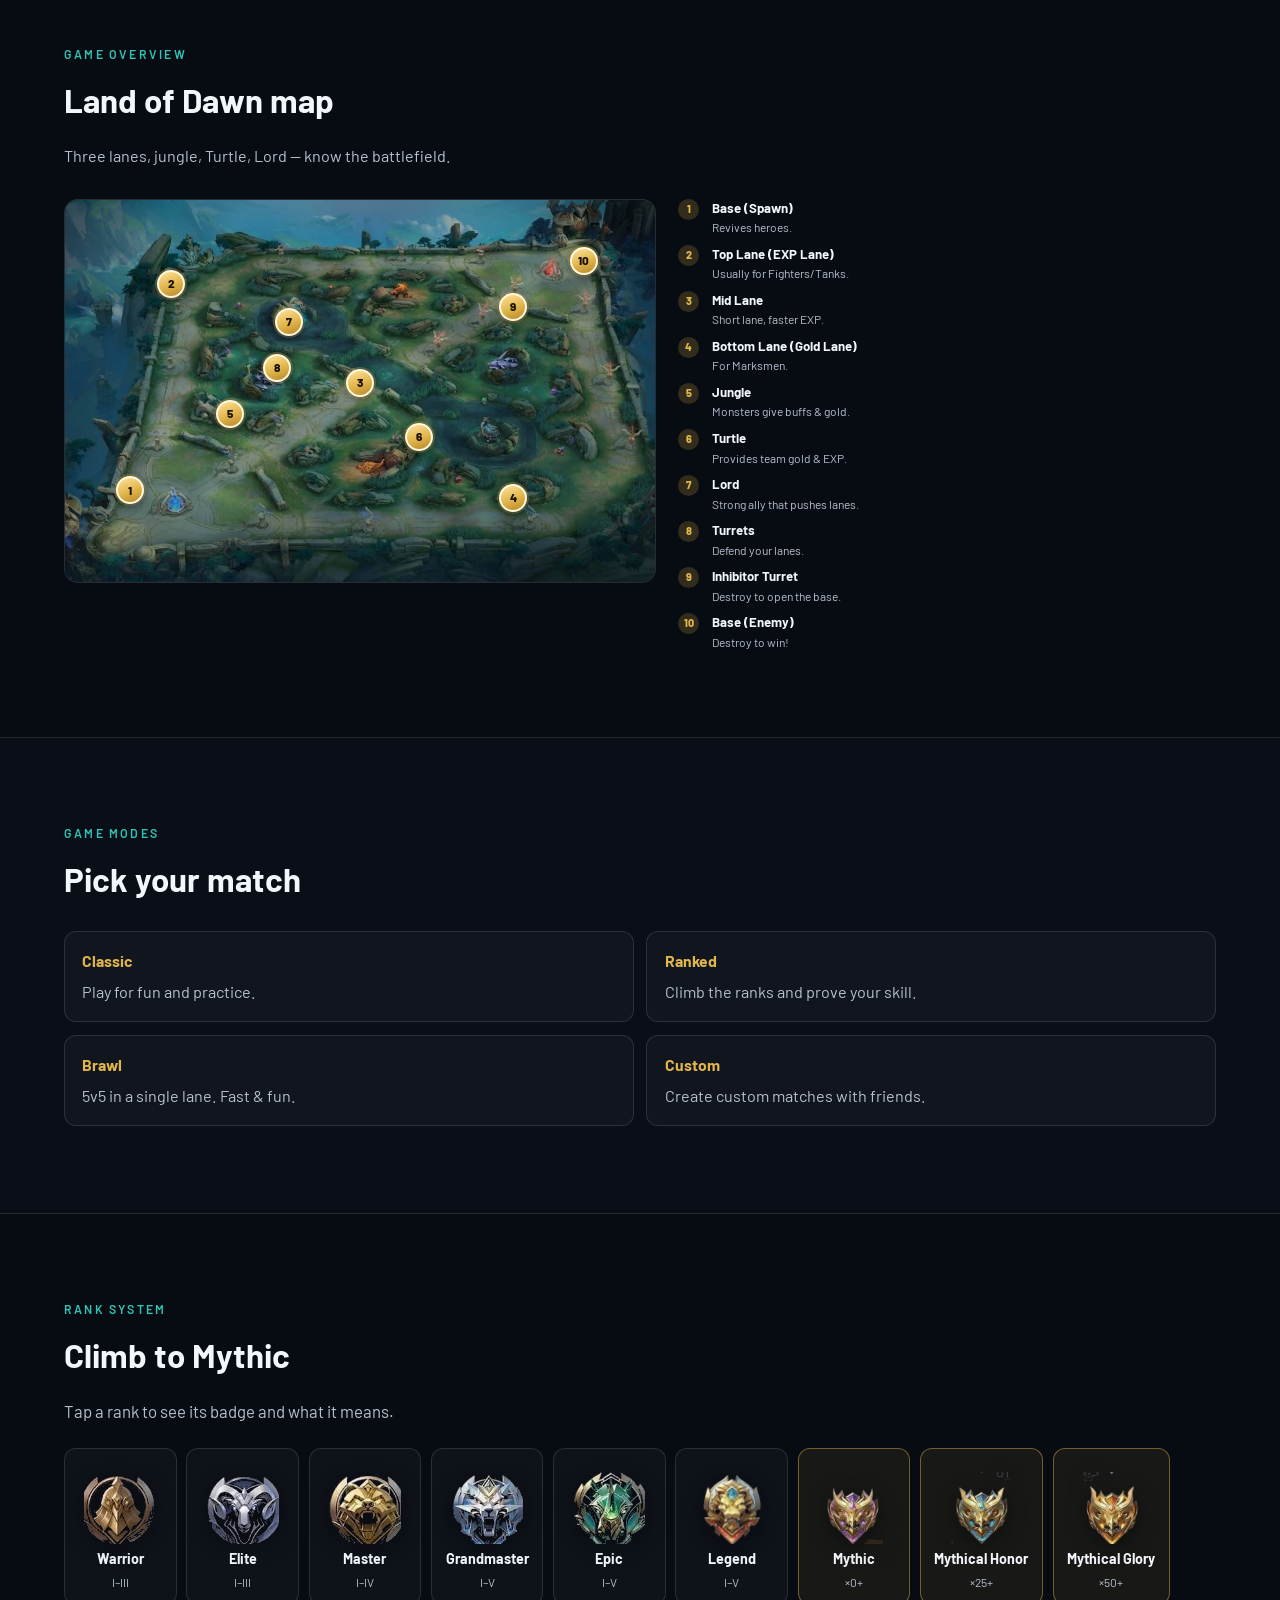
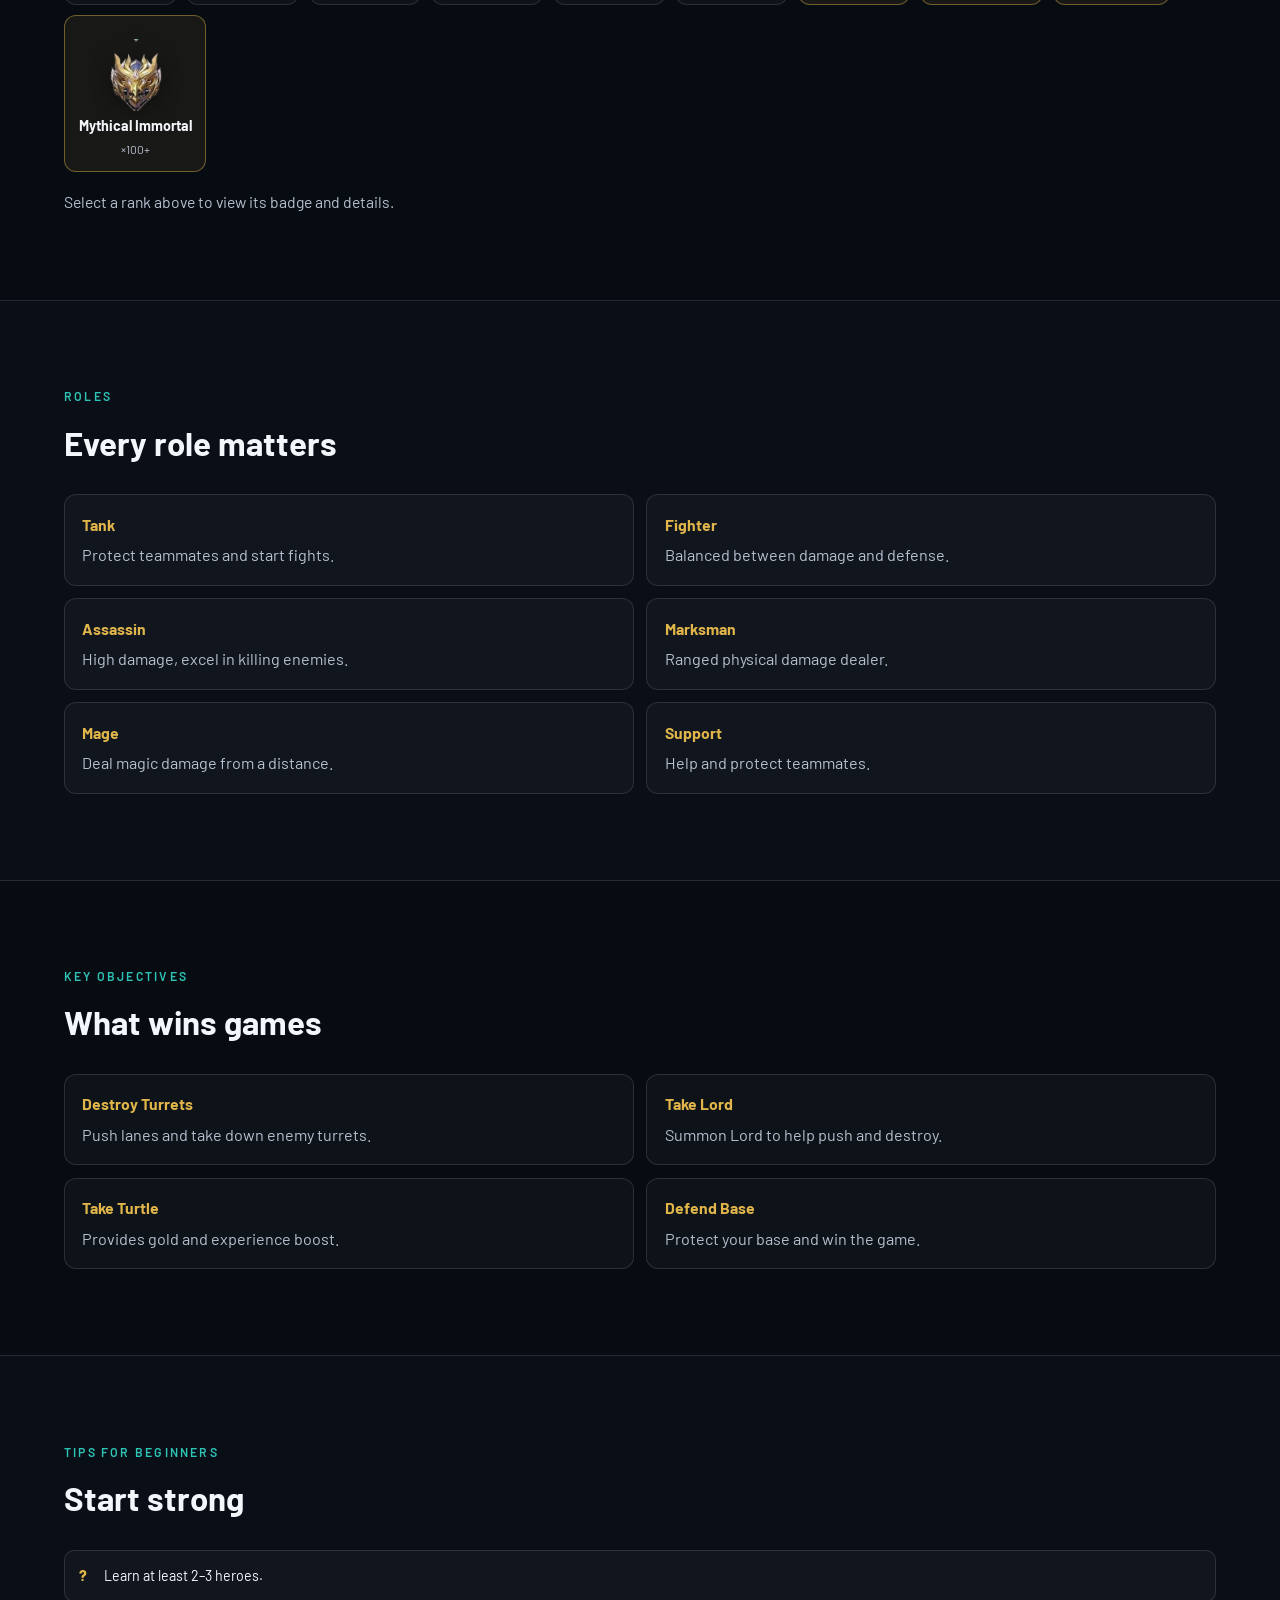
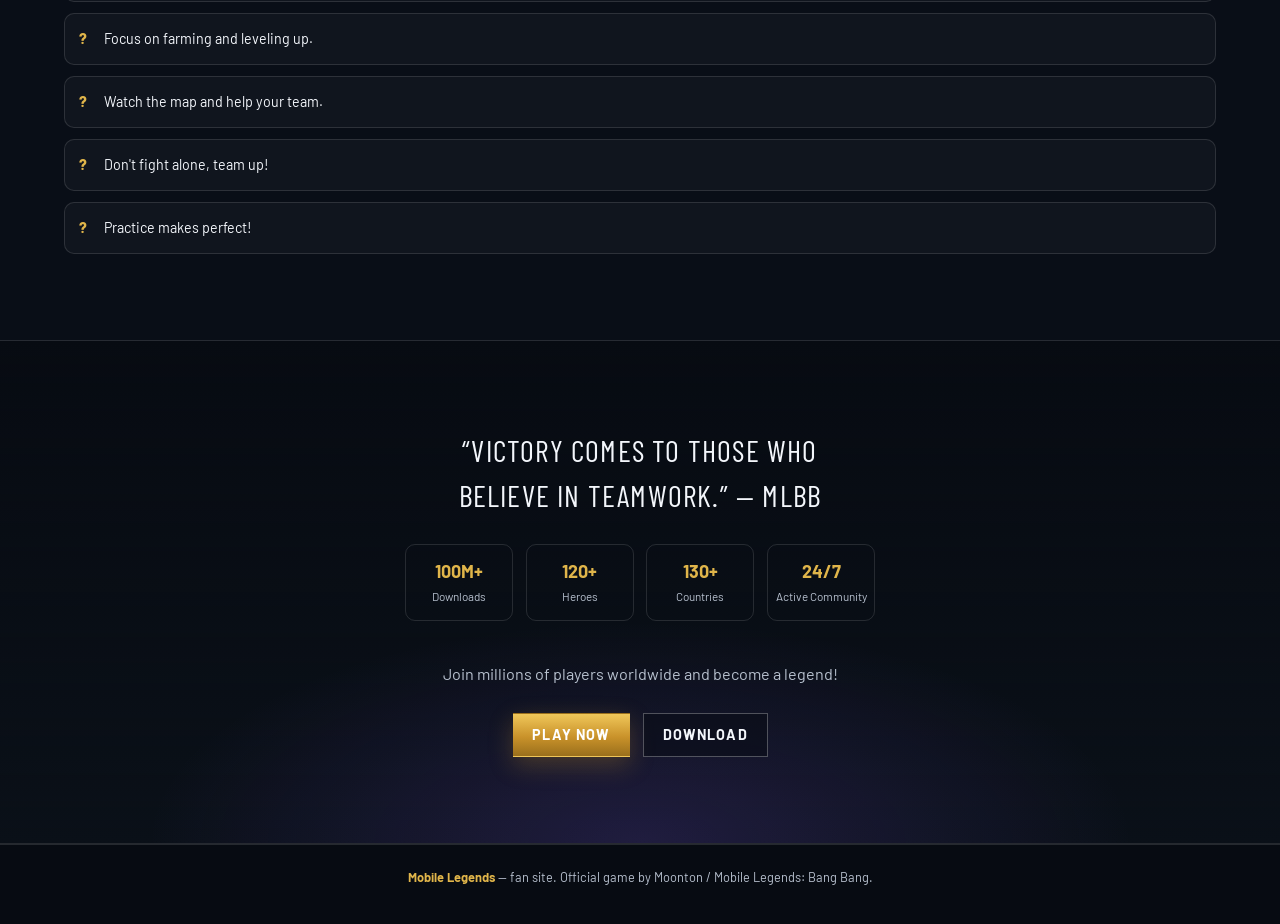
<file: oyun.html>
<!DOCTYPE html>
<html lang="en">
<head>
  <meta charset="UTF-8" />
  <meta name="viewport" content="width=device-width, initial-scale=1.0" />
  <title>About the Game | Mobile Legends</title>
  <meta name="description" content="About Mobile Legends: Bang Bang — how to play, map, modes, ranks, roles and tips." />
  <link rel="preconnect" href="https://fonts.googleapis.com" />
  <link rel="preconnect" href="https://fonts.gstatic.com" crossorigin />
  <link href="https://fonts.googleapis.com/css2?family=Barlow+Condensed:wght@600;700;800&family=Barlow:wght@300;400;500;600;700&display=swap" rel="stylesheet" />
  <link rel="stylesheet" href="styles.css?v=norail2" />
</head>
<body>
  <header class="site-header solid">
    <a class="logo" href="index.html">Mobile Legends</a>
    <nav class="nav" id="mainNav">
      <a class="is-active" href="oyun.html" data-i18n="nav_about">About</a>
      <a href="qahramonlar.html" data-i18n="nav_heroes">Heroes</a>
      <a href="rollar.html" data-i18n="nav_roles">Roles</a>
      <a href="guide.html" data-i18n="nav_equip">Equipments</a>
      <a href="boshlash.html" data-i18n="nav_play">Play</a>
    </nav>
    <button class="menu-btn" type="button" id="menuBtn" aria-label="Menu" aria-expanded="false" aria-controls="mainNav">
      <span></span><span></span><span></span>
    </button>
  </header>

  <main class="page about-page">
    <section class="about-block about-intro">
      <div class="section-inner">
        <p class="section-eyebrow" data-i18n="about_eyebrow">About the Game</p>
        <h1>Mobile Legends: Bang Bang</h1>
        <p class="section-lead wide" data-i18n="about_lead">
          Mobile Legends: Bang Bang (MLBB) is a 5v5 MOBA game where two teams battle to destroy the enemy base while defending their own.
          Teamwork, strategy, and skill are the keys to victory!
        </p>
        <div class="about-hero-row">
          <ul class="fact-grid">
            <li><span data-i18n="fact_dev">Developer</span><strong>Moonton</strong></li>
            <li><span data-i18n="fact_release">Release Date</span><strong data-i18n="fact_release_val">July 14, 2016</strong></li>
            <li><span data-i18n="fact_mode">Game Mode</span><strong>5v5</strong></li>
            <li><span data-i18n="fact_platform">Platform</span><strong>Android, iOS</strong></li>
          </ul>
          <div class="about-cast">
            <figure class="about-cast-card">
              <img src="images/about-angela.png?v=3" alt="Angela" loading="lazy" />
            </figure>
            <figure class="about-cast-card">
              <img src="images/about-kagura.jpg?v=3" alt="Kagura" loading="lazy" />
            </figure>
            <figure class="about-cast-card">
              <img src="images/about-floryn.jpg?v=3" alt="Floryn" loading="lazy" />
            </figure>
          </div>
        </div>
      </div>
    </section>

    <section class="about-block">
      <div class="section-inner">
        <p class="section-eyebrow" data-i18n="how_eyebrow">How To Play</p>
        <h2 data-i18n="how_title">5 steps to victory</h2>
        <ol class="how-list">
          <li>
            <span class="how-num">1</span>
            <div>
              <h3 data-i18n="how1_t">Choose Your Hero</h3>
              <p data-i18n="how1_p">Select a hero that fits your role and strategy.</p>
            </div>
          </li>
          <li>
            <span class="how-num">2</span>
            <div>
              <h3 data-i18n="how2_t">Farm &amp; Level Up</h3>
              <p data-i18n="how2_p">Defeat minions, jungle monsters and earn gold.</p>
            </div>
          </li>
          <li>
            <span class="how-num">3</span>
            <div>
              <h3 data-i18n="how3_t">Destroy Turrets</h3>
              <p data-i18n="how3_p">Push lanes and destroy enemy turrets.</p>
            </div>
          </li>
          <li>
            <span class="how-num">4</span>
            <div>
              <h3 data-i18n="how4_t">Team Fight</h3>
              <p data-i18n="how4_p">Work with your team to defeat enemies.</p>
            </div>
          </li>
          <li>
            <span class="how-num">5</span>
            <div>
              <h3 data-i18n="how5_t">Destroy the Base</h3>
              <p data-i18n="how5_p">Break the enemy base to win the match!</p>
            </div>
          </li>
        </ol>
      </div>
    </section>

    <section class="about-block about-map">
      <div class="section-inner">
        <p class="section-eyebrow" data-i18n="map_eyebrow">Game Overview</p>
        <h2 data-i18n="map_title">Land of Dawn map</h2>
        <p class="section-lead" data-i18n="map_lead">Three lanes, jungle, Turtle, Lord — know the battlefield.</p>
        <div class="map-layout">
          <figure class="map-annotate">
            <img src="images/mlbb-battle-map-real.jpg" alt="Mobile Legends Land of Dawn battlefield map" width="1006" height="653" loading="lazy" />
            <ol class="map-pins" aria-hidden="true">
              <li style="left:11%;top:76%"><span>1</span></li>
              <li style="left:18%;top:22%"><span>2</span></li>
              <li style="left:50%;top:48%"><span>3</span></li>
              <li style="left:76%;top:78%"><span>4</span></li>
              <li style="left:28%;top:56%"><span>5</span></li>
              <li style="left:60%;top:62%"><span>6</span></li>
              <li style="left:38%;top:32%"><span>7</span></li>
              <li style="left:36%;top:44%"><span>8</span></li>
              <li style="left:76%;top:28%"><span>9</span></li>
              <li style="left:88%;top:16%"><span>10</span></li>
            </ol>
          </figure>
          <ol class="map-legend">
            <li><span>1</span><div><strong data-i18n="map1_t">Base (Spawn)</strong><p data-i18n="map1_p">Revives heroes.</p></div></li>
            <li><span>2</span><div><strong data-i18n="map2_t">Top Lane (EXP Lane)</strong><p data-i18n="map2_p">Usually for Fighters/Tanks.</p></div></li>
            <li><span>3</span><div><strong data-i18n="map3_t">Mid Lane</strong><p data-i18n="map3_p">Short lane, faster EXP.</p></div></li>
            <li><span>4</span><div><strong data-i18n="map4_t">Bottom Lane (Gold Lane)</strong><p data-i18n="map4_p">For Marksmen.</p></div></li>
            <li><span>5</span><div><strong data-i18n="map5_t">Jungle</strong><p data-i18n="map5_p">Monsters give buffs &amp; gold.</p></div></li>
            <li><span>6</span><div><strong data-i18n="map6_t">Turtle</strong><p data-i18n="map6_p">Provides team gold &amp; EXP.</p></div></li>
            <li><span>7</span><div><strong data-i18n="map7_t">Lord</strong><p data-i18n="map7_p">Strong ally that pushes lanes.</p></div></li>
            <li><span>8</span><div><strong data-i18n="map8_t">Turrets</strong><p data-i18n="map8_p">Defend your lanes.</p></div></li>
            <li><span>9</span><div><strong data-i18n="map9_t">Inhibitor Turret</strong><p data-i18n="map9_p">Destroy to open the base.</p></div></li>
            <li><span>10</span><div><strong data-i18n="map10_t">Base (Enemy)</strong><p data-i18n="map10_p">Destroy to win!</p></div></li>
          </ol>
        </div>
      </div>
    </section>

    <section class="about-block">
      <div class="section-inner">
        <p class="section-eyebrow" data-i18n="modes_eyebrow">Game Modes</p>
        <h2 data-i18n="modes_title">Pick your match</h2>
        <div class="mode-grid">
          <article>
            <h3 data-i18n="mode_classic_t">Classic</h3>
            <p data-i18n="mode_classic_p">Play for fun and practice.</p>
          </article>
          <article>
            <h3 data-i18n="mode_ranked_t">Ranked</h3>
            <p data-i18n="mode_ranked_p">Climb the ranks and prove your skill.</p>
          </article>
          <article>
            <h3 data-i18n="mode_brawl_t">Brawl</h3>
            <p data-i18n="mode_brawl_p">5v5 in a single lane. Fast &amp; fun.</p>
          </article>
          <article>
            <h3 data-i18n="mode_custom_t">Custom</h3>
            <p data-i18n="mode_custom_p">Create custom matches with friends.</p>
          </article>
        </div>
      </div>
    </section>

    <section class="about-block" id="ranks">
      <div class="section-inner">
        <p class="section-eyebrow" data-i18n="ranks_eyebrow">Rank System</p>
        <h2 data-i18n="ranks_title">Climb to Mythic</h2>
        <p class="section-lead wide" data-i18n="ranks_lead">Tap a rank to see its badge and what it means.</p>
        <div class="rank-track" id="rankTrack" role="tablist" aria-label="MLBB ranks">
          <button type="button" class="rank-pill" data-rank="warrior" role="tab" aria-selected="false">
            <img src="images/ranks/warrior.png?v=4" alt="" />
            <strong data-i18n="rank_warrior">Warrior</strong><span>I–III</span>
          </button>
          <button type="button" class="rank-pill" data-rank="elite" role="tab" aria-selected="false">
            <img src="images/ranks/elite.png?v=4" alt="" />
            <strong data-i18n="rank_elite">Elite</strong><span>I–III</span>
          </button>
          <button type="button" class="rank-pill" data-rank="master" role="tab" aria-selected="false">
            <img src="images/ranks/master.png?v=4" alt="" />
            <strong data-i18n="rank_master">Master</strong><span>I–IV</span>
          </button>
          <button type="button" class="rank-pill" data-rank="grandmaster" role="tab" aria-selected="false">
            <img src="images/ranks/grandmaster.png?v=4" alt="" />
            <strong data-i18n="rank_grandmaster">Grandmaster</strong><span>I–V</span>
          </button>
          <button type="button" class="rank-pill" data-rank="epic" role="tab" aria-selected="false">
            <img src="images/ranks/epic.png?v=4" alt="" />
            <strong data-i18n="rank_epic">Epic</strong><span>I–V</span>
          </button>
          <button type="button" class="rank-pill" data-rank="legend" role="tab" aria-selected="false">
            <img src="images/ranks/legend.png?v=4" alt="" />
            <strong data-i18n="rank_legend">Legend</strong><span>I–V</span>
          </button>
          <button type="button" class="rank-pill mythic" data-rank="mythic" role="tab" aria-selected="false">
            <img src="images/ranks/mythic.png?v=4" alt="" />
            <strong data-i18n="rank_mythic">Mythic</strong><span>×0+</span>
          </button>
          <button type="button" class="rank-pill mythic" data-rank="mythical-honor" role="tab" aria-selected="false">
            <img src="images/ranks/mythical-honor.png?v=4" alt="" />
            <strong data-i18n="rank_mythical_honor">Mythical Honor</strong><span>×25+</span>
          </button>
          <button type="button" class="rank-pill mythic" data-rank="mythical-glory" role="tab" aria-selected="false">
            <img src="images/ranks/mythical-glory.png?v=4" alt="" />
            <strong data-i18n="rank_mythical_glory">Mythical Glory</strong><span>×50+</span>
          </button>
          <button type="button" class="rank-pill mythic" data-rank="mythical-immortal" role="tab" aria-selected="false">
            <img src="images/ranks/mythical-immortal.png?v=4" alt="" />
            <strong data-i18n="rank_mythical_immortal">Mythical Immortal</strong><span>×100+</span>
          </button>
        </div>

        <div class="rank-detail" id="rankDetail" hidden>
          <img id="rankImage" class="rank-detail-img" alt="" width="220" height="220" />
          <div class="rank-detail-body">
            <p class="rank-detail-tier" id="rankTier"></p>
            <h3 id="rankName"></h3>
            <p id="rankDesc"></p>
            <ul class="rank-facts" id="rankFacts"></ul>
          </div>
        </div>
        <p class="rank-hint" id="rankHint" data-i18n="ranks_hint">Select a rank above to view its badge and details.</p>
      </div>
    </section>

    <section class="about-block">
      <div class="section-inner">
        <p class="section-eyebrow" data-i18n="roles_eyebrow">Roles</p>
        <h2 data-i18n="roles_title">Every role matters</h2>
        <div class="role-grid">
          <article><h3>Tank</h3><p data-i18n="role_tank_p">Protect teammates and start fights.</p></article>
          <article><h3>Fighter</h3><p data-i18n="role_fighter_p">Balanced between damage and defense.</p></article>
          <article><h3>Assassin</h3><p data-i18n="role_assassin_p">High damage, excel in killing enemies.</p></article>
          <article><h3>Marksman</h3><p data-i18n="role_marksman_p">Ranged physical damage dealer.</p></article>
          <article><h3>Mage</h3><p data-i18n="role_mage_p">Deal magic damage from a distance.</p></article>
          <article><h3>Support</h3><p data-i18n="role_support_p">Help and protect teammates.</p></article>
        </div>
      </div>
    </section>

    <section class="about-block">
      <div class="section-inner">
        <p class="section-eyebrow" data-i18n="obj_eyebrow">Key Objectives</p>
        <h2 data-i18n="obj_title">What wins games</h2>
        <div class="obj-grid">
          <article>
            <h3 data-i18n="obj_turrets_t">Destroy Turrets</h3>
            <p data-i18n="obj_turrets_p">Push lanes and take down enemy turrets.</p>
          </article>
          <article>
            <h3 data-i18n="obj_lord_t">Take Lord</h3>
            <p data-i18n="obj_lord_p">Summon Lord to help push and destroy.</p>
          </article>
          <article>
            <h3 data-i18n="obj_turtle_t">Take Turtle</h3>
            <p data-i18n="obj_turtle_p">Provides gold and experience boost.</p>
          </article>
          <article>
            <h3 data-i18n="obj_base_t">Defend Base</h3>
            <p data-i18n="obj_base_p">Protect your base and win the game.</p>
          </article>
        </div>
      </div>
    </section>

    <section class="about-block">
      <div class="section-inner">
        <p class="section-eyebrow" data-i18n="tips_eyebrow">Tips for Beginners</p>
        <h2 data-i18n="tips_title">Start strong</h2>
        <ul class="tips-list">
          <li data-i18n="tip1">Learn at least 2–3 heroes.</li>
          <li data-i18n="tip2">Focus on farming and leveling up.</li>
          <li data-i18n="tip3">Watch the map and help your team.</li>
          <li data-i18n="tip4">Don't fight alone, team up!</li>
          <li data-i18n="tip5">Practice makes perfect!</li>
        </ul>
      </div>
    </section>

    <section class="about-block about-cta">
      <div class="section-inner cta-inner">
        <blockquote data-i18n="quote">“Victory comes to those who believe in teamwork.” — MLBB</blockquote>
        <ul class="world-stats">
          <li><strong>100M+</strong><span data-i18n="stat_downloads">Downloads</span></li>
          <li><strong>120+</strong><span data-i18n="stat_heroes">Heroes</span></li>
          <li><strong>130+</strong><span data-i18n="stat_countries">Countries</span></li>
          <li><strong>24/7</strong><span data-i18n="stat_community">Active Community</span></li>
        </ul>
        <p class="section-lead" data-i18n="about_cta">Join millions of players worldwide and become a legend!</p>
        <div class="cta-actions">
          <a class="btn btn-play" href="https://play.google.com/store/apps/details?id=com.mobile.legends" target="_blank" rel="noopener noreferrer" data-i18n="btn_play">Play Now</a>
          <a class="btn btn-store" href="boshlash.html" data-i18n="btn_download">Download</a>
        </div>
      </div>
    </section>
  </main>

  <footer class="site-footer">
    <p><span>Mobile Legends</span> — fan site. Official game by Moonton / Mobile Legends: Bang Bang.</p>
  </footer>
  <script src="script.js?v=norail2"></script>
  <script src="i18n.js?v=norail2"></script>
  <script src="ranks.js"></script>
</body>
</html>
</file>
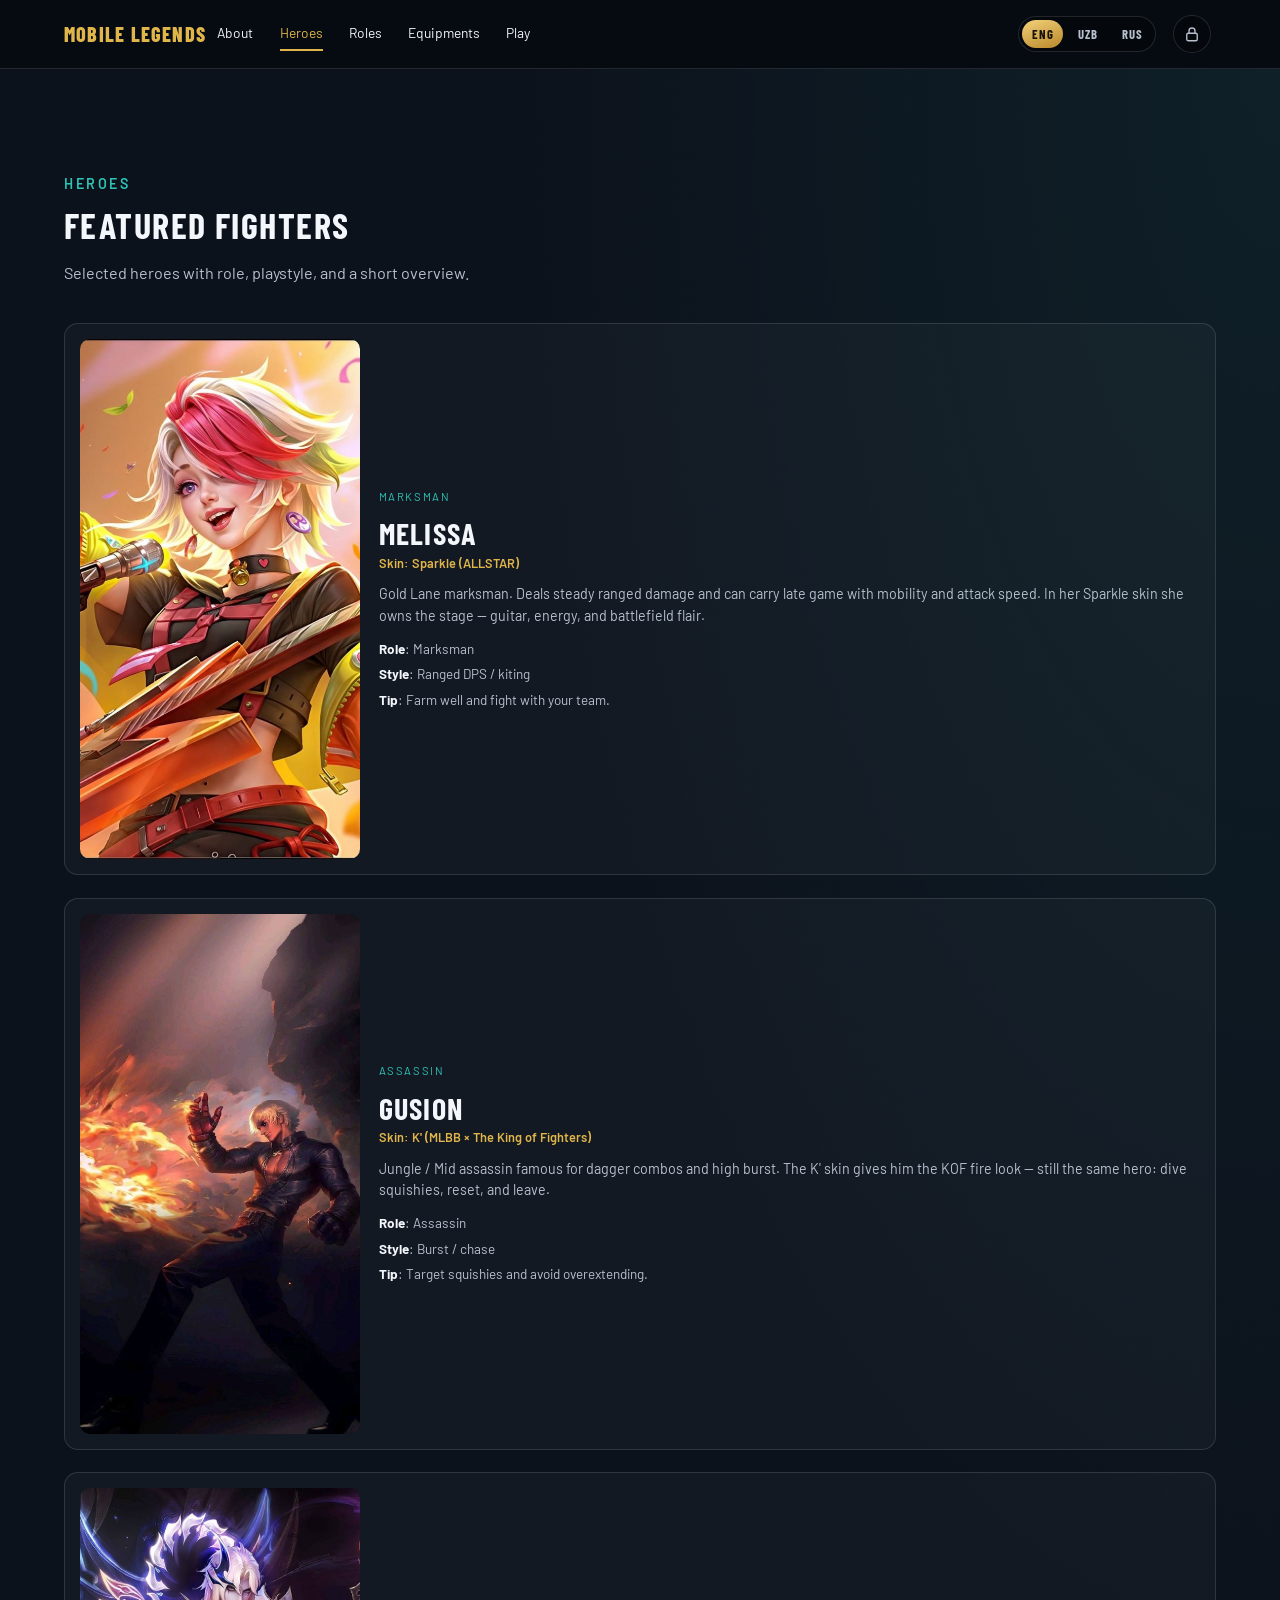
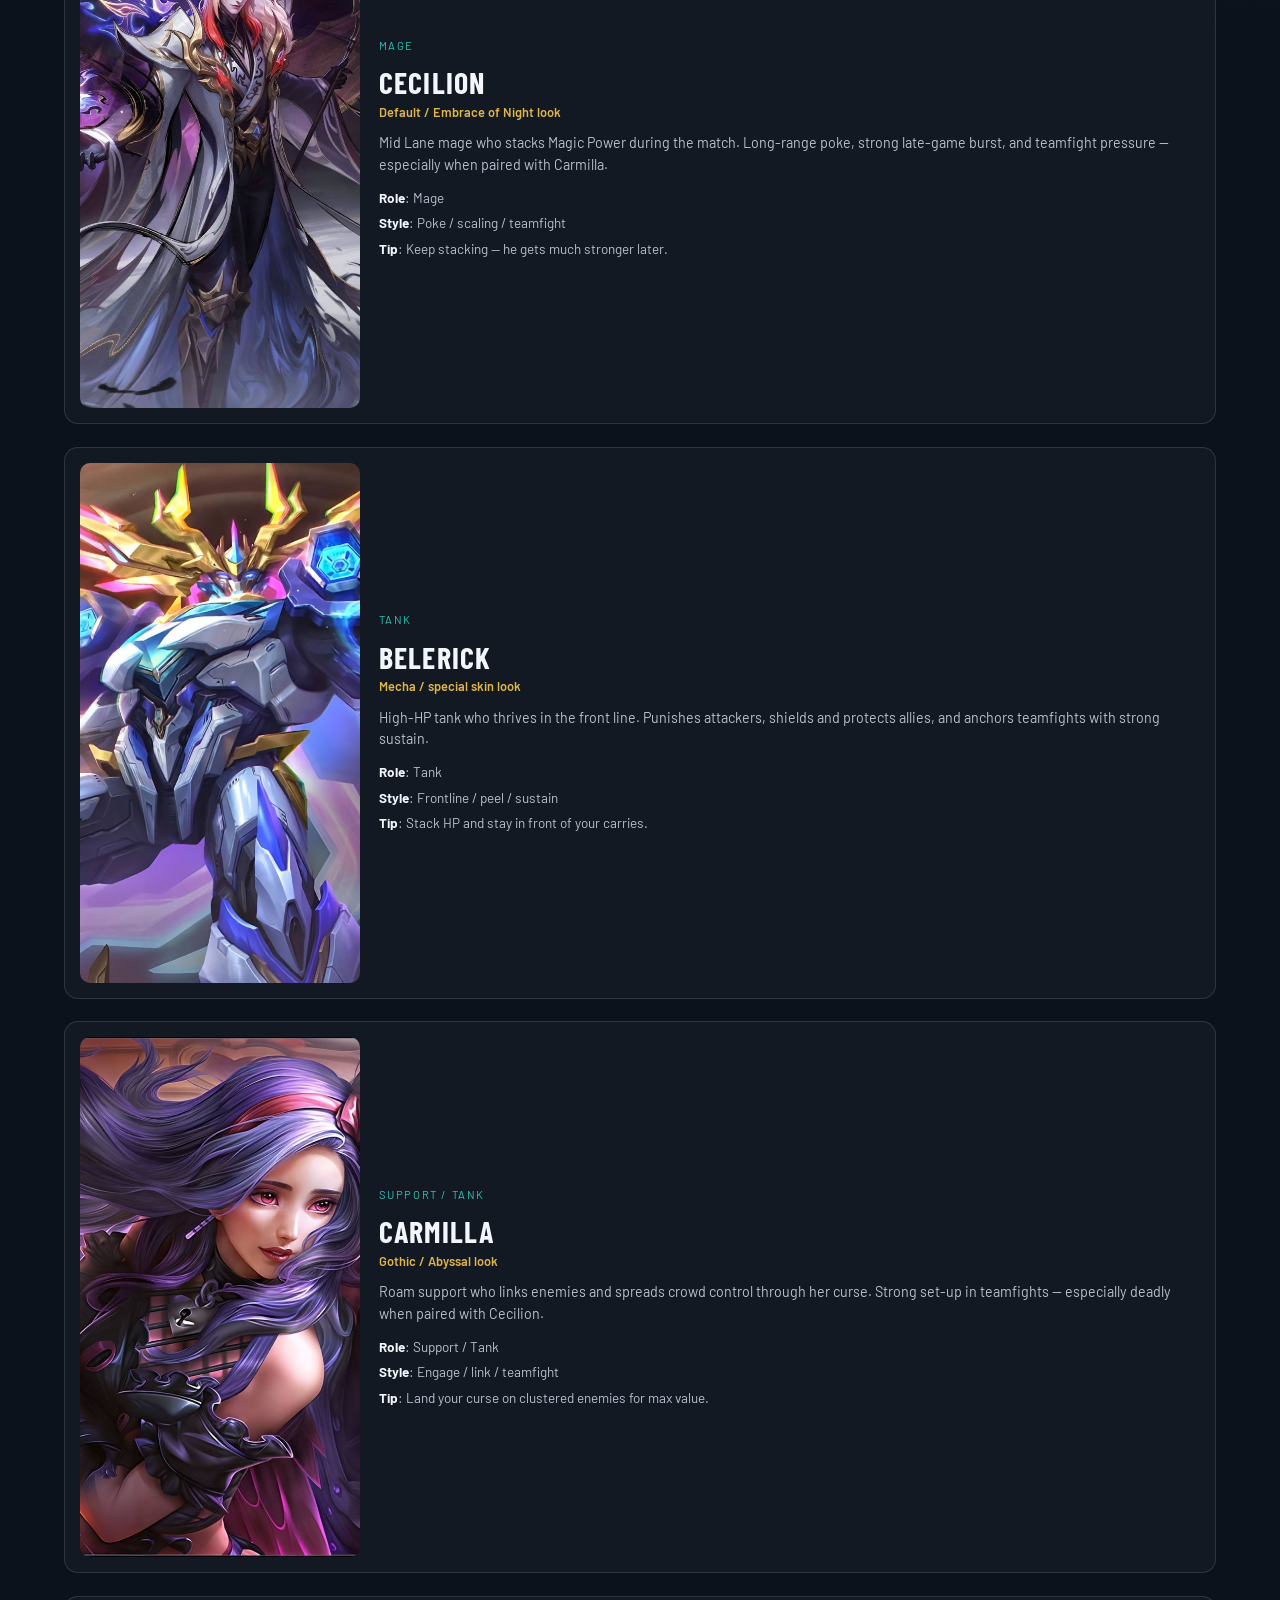
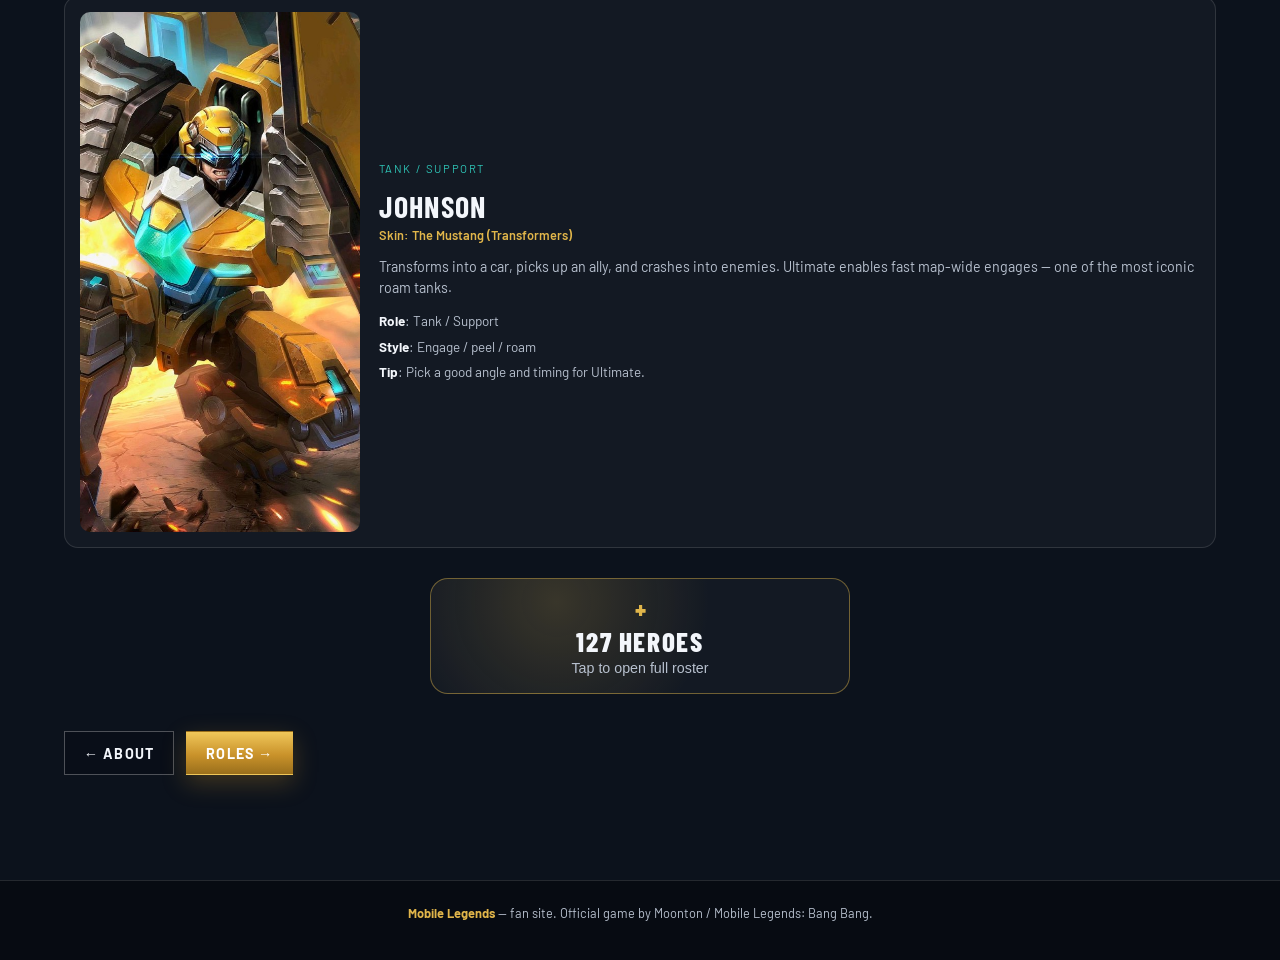
<file: qahramonlar.html>
<!DOCTYPE html>
<html lang="en">
<head>
  <meta charset="UTF-8" />
  <meta name="viewport" content="width=device-width, initial-scale=1.0" />
  <title>Heroes — Mobile Legends</title>
  <link rel="preconnect" href="https://fonts.googleapis.com" />
  <link rel="preconnect" href="https://fonts.gstatic.com" crossorigin />
  <link href="https://fonts.googleapis.com/css2?family=Barlow+Condensed:wght@600;700;800&family=Barlow:wght@300;400;500;600;700&display=swap" rel="stylesheet" />
  <link rel="stylesheet" href="styles.css?v=norail2" />
</head>
<body>
  <header class="site-header solid">
    <a class="logo" href="index.html">Mobile Legends</a>
    <nav class="nav" id="mainNav">
      <a href="oyun.html" data-i18n="nav_about">About</a>
      <a class="is-active" href="qahramonlar.html" data-i18n="nav_heroes">Heroes</a>
      <a href="rollar.html" data-i18n="nav_roles">Roles</a>
      <a href="guide.html" data-i18n="nav_equip">Equipments</a>
      <a href="boshlash.html" data-i18n="nav_play">Play</a>
    </nav>
    <button class="menu-btn" type="button" id="menuBtn" aria-label="Menu" aria-expanded="false" aria-controls="mainNav">
      <span></span><span></span><span></span>
    </button>
  </header>

  <main class="page">
    <section class="section heroes">
      <div class="section-inner">
        <p class="section-eyebrow" data-i18n="heroes_eyebrow">Heroes</p>
        <h2 data-i18n="heroes_title">Featured fighters</h2>
        <p class="section-lead" data-i18n="heroes_lead">Selected heroes with role, playstyle, and a short overview.</p>

        <div class="hero-profiles" id="featuredHeroes">
          <p class="section-lead" data-i18n="roster_loading">Loading hero list…</p>
        </div>

        <div class="heroes-more">
          <button type="button" class="heroes-more-btn" id="allHeroesBtn" aria-expanded="false" aria-controls="allHeroesPanel">
            <span class="heroes-more-plus">+</span>
            <span class="heroes-more-label" data-i18n="heroes_more_label">127 Heroes</span>
            <span class="heroes-more-hint" data-i18n="heroes_more_hint">Tap to open full roster</span>
          </button>
        </div>

        <section class="all-heroes-panel" id="allHeroesPanel" hidden>
          <div class="all-heroes-head">
            <div>
              <p class="section-eyebrow" data-i18n="roster_eyebrow">Full Roster</p>
              <h3 data-i18n="roster_title">All heroes</h3>
              <p class="section-lead" id="allHeroesLead" data-i18n="roster_loading">Loading hero list…</p>
            </div>
            <button type="button" class="btn btn-store" id="allHeroesClose" data-i18n="close">Close</button>
          </div>
          <div class="all-heroes-grid" id="allHeroesGrid" aria-live="polite"></div>
        </section>

        <div class="page-nav">
          <a class="btn btn-store" href="oyun.html" data-i18n="back_about">← About</a>
          <a class="btn btn-play" href="rollar.html" data-i18n="to_roles">Roles →</a>
        </div>
      </div>
    </section>
  </main>

  <footer class="site-footer">
    <p><span>Mobile Legends</span> — fan site. Official game by Moonton / Mobile Legends: Bang Bang.</p>
  </footer>
  <div class="hero-detail-modal" id="heroDetailModal" hidden>
    <div class="hero-detail-backdrop" data-close></div>
    <div class="hero-detail-card" role="dialog" aria-modal="true" aria-labelledby="heroDetailName">
      <button type="button" class="hero-modal-close" data-close data-i18n-aria="close" aria-label="Close">×</button>
      <div class="hero-detail-body">
        <div class="hero-detail-top">
          <img id="heroDetailIcon" alt="" width="120" height="120" />
          <div>
            <p class="chip-role" id="heroDetailType"></p>
            <h3 id="heroDetailName"></h3>
            <p id="heroDetailDes"></p>
          </div>
        </div>
        <h4 class="skills-title" data-i18n="skills_title">Skills</h4>
        <div class="skill-list" id="heroDetailSkills"></div>
        <button type="button" class="btn btn-store hero-modal-dismiss" data-close data-i18n="close">Close</button>
      </div>
    </div>
  </div>

  <script src="script.js?v=norail2"></script>
  <script src="i18n.js?v=norail2"></script>
  <script src="featured-heroes.js?v=1"></script>
  <script src="all-heroes.js?v=4"></script>
</body>
</html>
</file>
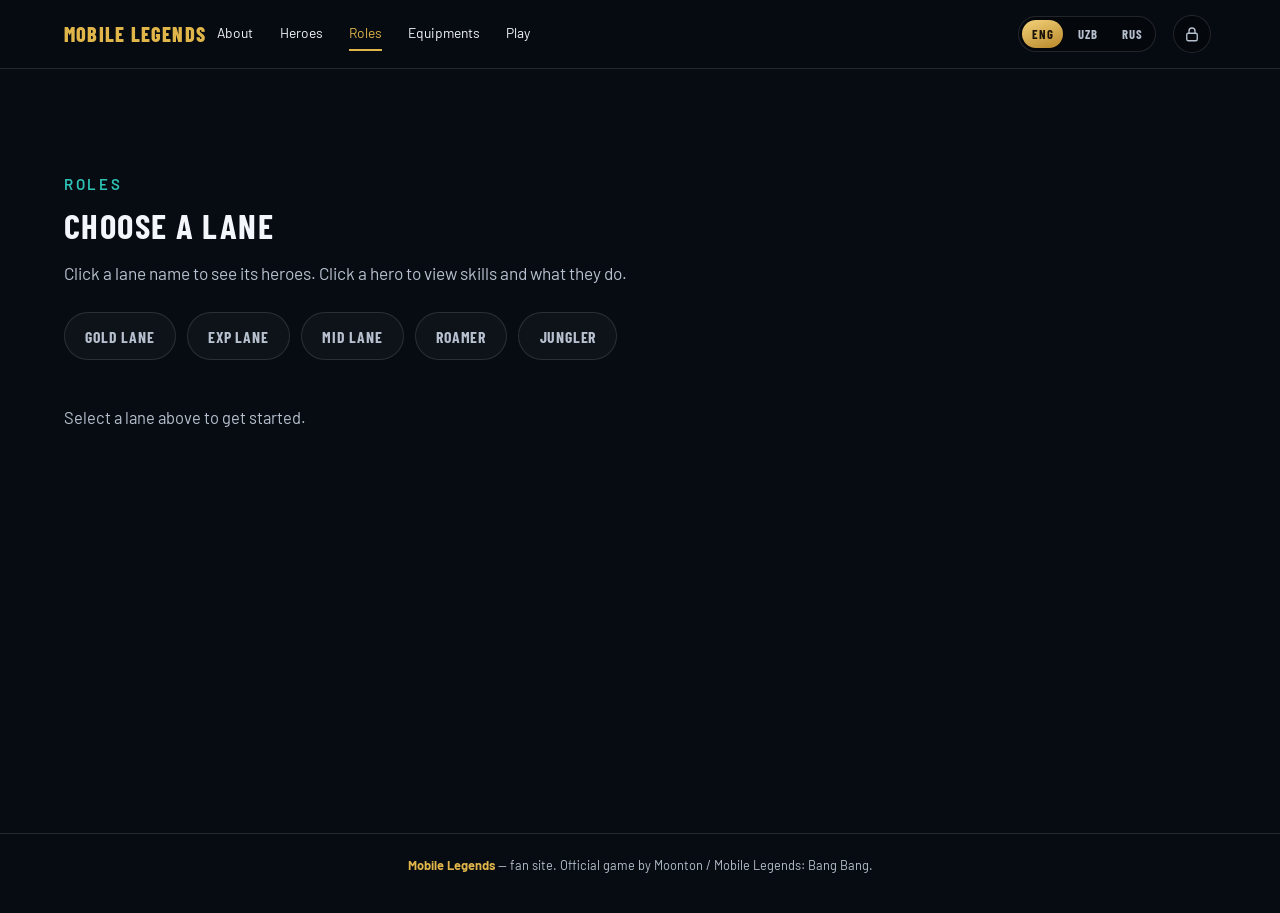
<file: rollar.html>
<!DOCTYPE html>
<html lang="en">
<head>
  <meta charset="UTF-8" />
  <meta name="viewport" content="width=device-width, initial-scale=1.0" />
  <title>Roles — Mobile Legends</title>
  <link rel="preconnect" href="https://fonts.googleapis.com" />
  <link rel="preconnect" href="https://fonts.gstatic.com" crossorigin />
  <link href="https://fonts.googleapis.com/css2?family=Barlow+Condensed:wght@600;700;800&family=Barlow:wght@300;400;500;600;700&display=swap" rel="stylesheet" />
  <link rel="stylesheet" href="styles.css?v=norail2" />
</head>
<body>
  <header class="site-header solid">
    <a class="logo" href="index.html">Mobile Legends</a>
    <nav class="nav" id="mainNav">
      <a href="oyun.html" data-i18n="nav_about">About</a>
      <a href="qahramonlar.html" data-i18n="nav_heroes">Heroes</a>
      <a class="is-active" href="rollar.html" data-i18n="nav_roles">Roles</a>
      <a href="guide.html" data-i18n="nav_equip">Equipments</a>
      <a href="boshlash.html" data-i18n="nav_play">Play</a>
    </nav>
    <button class="menu-btn" type="button" id="menuBtn" aria-label="Menu" aria-expanded="false" aria-controls="mainNav">
      <span></span><span></span><span></span>
    </button>
  </header>

  <main class="page">
    <section class="section roles-page">
      <div class="section-inner">
        <p class="section-eyebrow" data-i18n="roles_page_eyebrow">Roles</p>
        <h2 data-i18n="roles_page_title">Choose a lane</h2>
        <p class="section-lead" data-i18n="roles_page_lead">Click a lane name to see its heroes. Click a hero to view skills and what they do.</p>

        <div class="lane-tabs" id="laneTabs" role="tablist">
          <button type="button" class="lane-tab" data-lane="gold" role="tab" data-i18n="lane_gold">Gold Lane</button>
          <button type="button" class="lane-tab" data-lane="exp" role="tab" data-i18n="lane_exp">EXP Lane</button>
          <button type="button" class="lane-tab" data-lane="mid" role="tab" data-i18n="lane_mid">Mid Lane</button>
          <button type="button" class="lane-tab" data-lane="roam" role="tab" data-i18n="lane_roam">Roamer</button>
          <button type="button" class="lane-tab" data-lane="jungle" role="tab" data-i18n="lane_jungle">Jungler</button>
        </div>

        <div class="lane-panel" id="lanePanel" hidden>
          <div class="lane-panel-head">
            <h3 id="laneTitle"></h3>
            <p id="laneDesc"></p>
          </div>
          <div class="lane-heroes" id="laneHeroes"></div>
        </div>

        <p class="lane-hint" id="laneHint" data-i18n="lane_hint">Select a lane above to get started.</p>
      </div>
    </section>
  </main>

  <div class="hero-modal" id="heroModal" hidden>
    <div class="hero-modal-backdrop" data-close></div>
    <div class="hero-modal-card" role="dialog" aria-modal="true" aria-labelledby="modalName">
      <button type="button" class="hero-modal-close" data-close data-i18n-aria="close" aria-label="Close">×</button>
      <div class="hero-modal-body">
        <div class="hero-modal-top">
          <img id="modalIcon" alt="" width="96" height="96" />
          <div>
            <p class="chip-role" id="modalType"></p>
            <h3 id="modalName"></h3>
            <p id="modalDes"></p>
          </div>
        </div>
        <h4 class="skills-title" data-i18n="skills_title">Skills</h4>
        <div class="skill-list" id="modalSkills"></div>
        <div class="gameplay-block" id="modalGameplay">
          <h4 class="skills-title" data-i18n="gameplay_title">Gameplay</h4>
          <p class="gameplay-lead" id="gameplayLead" data-i18n="gameplay_lead">Watch this hero’s gameplay on YouTube.</p>
          <div class="gameplay-frame-wrap">
            <iframe
              id="gameplayFrame"
              class="gameplay-frame"
              title="Hero gameplay on YouTube"
              loading="lazy"
              allow="accelerometer; autoplay; clipboard-write; encrypted-media; gyroscope; picture-in-picture; web-share"
              allowfullscreen
              referrerpolicy="strict-origin-when-cross-origin"
            ></iframe>
          </div>
          <div class="gameplay-actions">
            <a class="btn btn-play" id="gameplayLink" href="#" target="_blank" rel="noopener noreferrer" data-i18n="gameplay_open">Open on YouTube</a>
            <a class="btn btn-store" id="gameplayGuideLink" href="#" target="_blank" rel="noopener noreferrer" data-i18n="gameplay_guides">Guides &amp; tips</a>
          </div>
        </div>
        <button type="button" class="btn btn-store hero-modal-dismiss" data-close data-i18n="close">Close</button>
      </div>
    </div>
  </div>

  <footer class="site-footer">
    <p><span>Mobile Legends</span> — fan site. Official game by Moonton / Mobile Legends: Bang Bang.</p>
  </footer>
  <script src="script.js?v=norail2"></script>
  <script src="i18n.js?v=norail2"></script>
  <script src="rollar.js?v=i18n3"></script>
</body>
</html>
</file>
<file: styles.css>
:root {
  --bg: #070b12;
  --bg-2: #0c121c;
  --ink: #f3f6fb;
  --muted: #b7c0ce;
  --gold: #e0b54a;
  --gold-2: #f3d27a;
  --gold-deep: #b8872a;
  --teal: #2ec4b6;
  --line: rgba(255, 255, 255, 0.12);
  --font-display: "Barlow Condensed", sans-serif;
  --font-body: "Barlow", sans-serif;
  --pad: clamp(1.5rem, 5vw, 4.5rem);
  --max: 1480px;
}

*,
*::before,
*::after {
  box-sizing: border-box;
  margin: 0;
  padding: 0;
}

html {
  scroll-behavior: smooth;
  font-size: 15px;
}

body {
  font-family: var(--font-body);
  color: var(--ink);
  background: var(--bg);
  overflow-x: hidden;
  line-height: 1.5;
  font-size: 0.95rem;
}

.side-rail {
  display: none !important;
}

a {
  color: inherit;
  text-decoration: none;
}

img {
  display: block;
  max-width: 100%;
}

/* Top nav — birinchi versiya */
.site-header {
  position: fixed;
  top: 0;
  left: 0;
  right: 0;
  z-index: 40;
  display: flex;
  align-items: center;
  justify-content: space-between;
  gap: 0.75rem;
  padding: 1rem var(--pad);
  background: linear-gradient(180deg, rgba(7, 11, 18, 0.95), rgba(7, 11, 18, 0));
  backdrop-filter: blur(6px);
}

.logo {
  font-family: var(--font-display);
  font-size: 1.35rem;
  font-weight: 800;
  letter-spacing: 0.06em;
  text-transform: uppercase;
  color: var(--gold);
}

.nav {
  display: flex;
  gap: 1.75rem;
  font-size: 0.92rem;
}

.nav a {
  cursor: pointer;
  padding: 0.35rem 0;
  border-bottom: 2px solid transparent;
  transition: color 0.2s ease, border-color 0.2s ease;
}

.nav a:hover,
.nav a.is-active {
  color: var(--gold);
  border-bottom-color: var(--gold);
}

.menu-btn {
  display: none;
  width: 42px;
  height: 42px;
  border: 1px solid var(--line);
  background: transparent;
  border-radius: 8px;
  flex-direction: column;
  justify-content: center;
  align-items: center;
  gap: 5px;
  cursor: pointer;
}

.menu-btn span {
  width: 18px;
  height: 2px;
  background: var(--ink);
}

.lang-switch {
  display: inline-flex;
  align-items: center;
  gap: 0.35rem;
  margin-left: auto;
  margin-right: 0.35rem;
  padding: 0.2rem;
  border: 1px solid var(--line);
  border-radius: 999px;
  background: rgba(0, 0, 0, 0.25);
  flex-shrink: 0;
}

.lang-switch-label {
  display: none;
}

.lang-btn {
  appearance: none;
  border: 0;
  background: transparent;
  color: var(--muted);
  font-family: var(--font-display);
  font-size: 0.85rem;
  font-weight: 700;
  letter-spacing: 0.06em;
  padding: 0.4rem 0.65rem;
  border-radius: 999px;
  cursor: pointer;
  transition: color 0.15s ease, background 0.15s ease;
}

.lang-btn:hover {
  color: var(--ink);
}

.lang-btn.is-active {
  color: #1a1206;
  background: linear-gradient(160deg, var(--gold-2), var(--gold-deep));
}

.admin-entry {
  display: inline-flex;
  align-items: center;
  justify-content: center;
  width: 38px;
  height: 38px;
  margin-right: 0.35rem;
  flex-shrink: 0;
  border: 1px solid var(--line);
  border-radius: 999px;
  background: rgba(0, 0, 0, 0.25);
  color: var(--muted);
  transition: color 0.15s ease, border-color 0.15s ease, background 0.15s ease;
}

.admin-entry:hover,
.admin-entry:focus-visible {
  color: var(--gold);
  border-color: rgba(224, 181, 74, 0.55);
  background: rgba(224, 181, 74, 0.1);
}

.admin-entry svg {
  display: block;
}

.site-header.solid {
  background: rgba(7, 11, 18, 0.96);
  border-bottom: 1px solid var(--line);
}

.page {
  padding-top: 4.5rem;
  min-height: calc(100svh - 4.5rem);
}

.page-nav {
  display: flex;
  flex-wrap: wrap;
  gap: 0.85rem;
  margin-top: 2.5rem;
}

@media (max-width: 720px) {
  .menu-btn {
    display: flex;
  }

  .lang-btn {
    font-size: 0.75rem;
    padding: 0.35rem 0.5rem;
  }

  .nav {
    display: none;
    position: absolute;
    top: 100%;
    left: 0;
    right: 0;
    flex-direction: column;
    gap: 0;
    padding: 0.5rem 0 1rem;
    background: rgba(7, 11, 18, 0.97);
    border-bottom: 1px solid var(--line);
  }

  .site-header.nav-open .nav {
    display: flex;
  }

  .nav a {
    padding: 0.9rem var(--pad);
    border-bottom: 1px solid var(--line);
  }

  .nav a.is-active {
    border-bottom-color: var(--line);
    background: rgba(224, 181, 74, 0.08);
  }
}

/* Hero stage — two columns, no empty middle */
.stage {
  position: relative;
  min-height: 100svh;
  display: grid;
  grid-template-columns: minmax(0, 1.05fr) minmax(0, 1.1fr);
  align-items: stretch;
  overflow: hidden;
  background: #060a11;
  padding-top: 4.25rem;
}

.stage-left {
  display: flex;
  align-items: center;
  background:
    radial-gradient(ellipse 80% 70% at 20% 40%, rgba(224, 181, 74, 0.08), transparent 55%),
    #060a11;
  z-index: 2;
}

.stage-right {
  position: relative;
  min-height: 100%;
  overflow: hidden;
  background: #0a1018;
}

.stage-right::before {
  content: "";
  position: absolute;
  inset: 0;
  z-index: 2;
  pointer-events: none;
  background: linear-gradient(90deg, #060a11 0%, transparent 18%);
}

.poster,
.poster-wrap .poster {
  width: 100%;
  height: 100%;
  object-fit: cover;
  object-position: center top;
  transform-origin: 55% 35%;
  will-change: transform, filter;
  animation: posterKenBurns 18s ease-in-out infinite alternate;
}

.poster-wrap {
  position: absolute;
  inset: 0;
}

.poster-glow {
  position: absolute;
  inset: -10%;
  pointer-events: none;
  z-index: 1;
  background:
    radial-gradient(circle at 45% 40%, rgba(255, 140, 40, 0.22), transparent 42%),
    radial-gradient(circle at 70% 70%, rgba(80, 140, 255, 0.18), transparent 45%);
  animation: glowPulse 5s ease-in-out infinite alternate;
  mix-blend-mode: screen;
}

.poster-shine {
  position: absolute;
  top: -20%;
  left: -40%;
  width: 45%;
  height: 140%;
  pointer-events: none;
  z-index: 1;
  background: linear-gradient(
    105deg,
    transparent 35%,
    rgba(255, 255, 255, 0.08) 48%,
    rgba(255, 220, 140, 0.14) 50%,
    rgba(255, 255, 255, 0.06) 52%,
    transparent 65%
  );
  animation: shineSweep 7s ease-in-out infinite;
}

.fx-embers {
  position: absolute;
  inset: 0;
  pointer-events: none;
  z-index: 1;
  overflow: hidden;
}

.fx-embers span {
  position: absolute;
  bottom: -8%;
  width: 5px;
  height: 5px;
  border-radius: 50%;
  background: radial-gradient(circle, #ffe29a, #e0b54a 50%, transparent 70%);
  box-shadow: 0 0 10px rgba(224, 181, 74, 0.7);
  opacity: 0;
  animation: emberRise 7s linear infinite;
}

.fx-embers span:nth-child(1) { left: 18%; animation-delay: 0s; animation-duration: 6.5s; }
.fx-embers span:nth-child(2) { left: 32%; width: 4px; height: 4px; animation-delay: 1.2s; animation-duration: 8s; }
.fx-embers span:nth-child(3) { left: 48%; animation-delay: 2.1s; animation-duration: 7.2s; }
.fx-embers span:nth-child(4) { left: 62%; width: 6px; height: 6px; animation-delay: 0.6s; animation-duration: 9s; }
.fx-embers span:nth-child(5) { left: 74%; animation-delay: 3.4s; animation-duration: 6.8s; }
.fx-embers span:nth-child(6) { left: 84%; width: 3px; height: 3px; animation-delay: 4.2s; animation-duration: 7.5s; }
.fx-embers span:nth-child(7) { left: 40%; animation-delay: 5s; animation-duration: 8.4s; }
.fx-embers span:nth-child(8) { left: 56%; width: 4px; height: 4px; animation-delay: 2.8s; animation-duration: 6.2s; }

.stage-bg,
.stage-shade,
.stage-vignette {
  display: none;
}

.copy {
  position: relative;
  z-index: 3;
  width: 100%;
  max-width: 720px;
  padding: clamp(2.5rem, 5vw, 4.5rem) clamp(1.5rem, 4vw, 3.5rem);
  animation: rise 0.9s ease-out both;
}

.eyebrow {
  font-size: clamp(0.82rem, 1.2vw, 0.95rem);
  font-weight: 600;
  letter-spacing: 0.28em;
  text-transform: uppercase;
  color: rgba(243, 246, 251, 0.85);
  margin-bottom: 1rem;
}

.title {
  font-family: var(--font-display);
  font-weight: 800;
  line-height: 0.88;
  text-transform: uppercase;
  font-size: clamp(2.4rem, 5.2vw, 4rem);
  letter-spacing: 0.02em;
}

.title-gold {
  display: block;
  background: linear-gradient(180deg, #fff1b8 0%, #f0c75a 28%, #c9922a 72%, #8a6418 100%);
  -webkit-background-clip: text;
  background-clip: text;
  color: transparent;
  filter: drop-shadow(0 2px 0 rgba(0, 0, 0, 0.35));
}

.title-silver {
  display: block;
  background: linear-gradient(180deg, #ffffff 0%, #dce3ee 40%, #9aa6b8 100%);
  -webkit-background-clip: text;
  background-clip: text;
  color: transparent;
  filter: drop-shadow(0 2px 0 rgba(0, 0, 0, 0.35));
}

.bang {
  display: flex;
  align-items: center;
  gap: 0.85rem;
  margin-top: 0.7rem;
  font-size: clamp(0.85rem, 1.2vw, 1.05rem);
  font-weight: 500;
  letter-spacing: 0.22em;
  text-transform: uppercase;
  color: rgba(243, 246, 251, 0.9);
}

.bang span {
  display: block;
  width: 56px;
  height: 2px;
  background: linear-gradient(90deg, transparent, var(--gold), transparent);
}

.lead {
  margin-top: 1.6rem;
  max-width: 38rem;
  color: var(--muted);
  font-size: clamp(0.92rem, 1.3vw, 1.08rem);
  font-weight: 400;
  line-height: 1.55;
}

.lead em {
  font-style: normal;
  font-weight: 600;
  color: var(--gold);
}

.actions,
.cta-actions {
  display: flex;
  flex-wrap: wrap;
  gap: 0.85rem;
  margin-top: 1.75rem;
}

.btn {
  display: inline-flex;
  align-items: center;
  justify-content: center;
  gap: 0.55rem;
  min-height: 44px;
  padding: 0.65rem 1.25rem;
  font-family: var(--font-body);
  font-size: 0.95rem;
  font-weight: 700;
  letter-spacing: 0.08em;
  text-transform: uppercase;
  border: 1px solid transparent;
  transition: transform 0.2s ease, filter 0.2s ease, border-color 0.2s ease;
}

.btn:hover {
  transform: translateY(-2px);
}

.btn-play {
  color: #fff;
  background: linear-gradient(180deg, #f0c75a, #c9922a 55%, #9a6f1c);
  box-shadow: 0 8px 24px rgba(201, 146, 42, 0.28);
}

.btn-play span {
  font-size: 1.02rem;
  line-height: 1;
}

.btn-store {
  color: var(--ink);
  border-color: rgba(255, 255, 255, 0.28);
  background: rgba(8, 12, 20, 0.55);
}

.btn-store:hover {
  border-color: rgba(240, 199, 90, 0.55);
}

/* Sections */
.section {
  padding: clamp(4rem, 10vw, 7rem) var(--pad);
  position: relative;
}

.section-inner {
  max-width: var(--max);
  margin: 0 auto;
}

.section-eyebrow {
  font-size: 0.95rem;
  font-weight: 600;
  letter-spacing: 0.18em;
  text-transform: uppercase;
  color: var(--teal);
  margin-bottom: 0.85rem;
}

.section h2 {
  font-family: var(--font-display);
  font-size: clamp(1.7rem, 3.2vw, 2.4rem);
  letter-spacing: 0.04em;
  line-height: 1;
  max-width: 18ch;
  font-weight: 700;
  text-transform: uppercase;
}

.section-lead {
  margin-top: 1.15rem;
  max-width: 48rem;
  color: var(--muted);
  font-weight: 400;
  font-size: clamp(0.92rem, 1.3vw, 1.08rem);
  line-height: 1.6;
}

.about {
  background: linear-gradient(180deg, transparent, rgba(12, 18, 28, 0.9)), var(--bg);
}

.traits {
  list-style: none;
  display: grid;
  grid-template-columns: repeat(3, 1fr);
  gap: 2rem;
  margin-top: 3rem;
  padding-top: 2rem;
  border-top: 1px solid var(--line);
}

.traits strong {
  display: block;
  font-size: 1.05rem;
  margin-bottom: 0.4rem;
  color: var(--gold);
}

.traits span {
  color: var(--muted);
  font-size: 0.95rem;
  font-weight: 300;
}

.heroes {
  background:
    radial-gradient(ellipse 60% 40% at 100% 0%, rgba(46, 196, 182, 0.08), transparent),
    var(--bg-2);
}

.hero-strip {
  display: grid;
  grid-template-columns: repeat(3, 1fr);
  gap: 0;
  margin-top: 3rem;
  border-top: 1px solid var(--line);
}

.hero-chip {
  padding: 1.75rem 1.25rem 1.75rem 0;
  border-bottom: 1px solid var(--line);
  opacity: 0;
  transform: translateY(18px);
  transition: opacity 0.6s ease, transform 0.6s ease;
}

.hero-chip:nth-child(odd) {
  padding-right: 1.75rem;
  border-right: 1px solid var(--line);
}

.hero-chip:nth-child(even) {
  padding-left: 1.75rem;
}

.hero-chip:nth-child(3n) {
  border-right: none;
}

.hero-chip.is-visible {
  opacity: 1;
  transform: none;
}

.chip-img {
  width: 100%;
  aspect-ratio: 1;
  object-fit: cover;
  object-position: top center;
  margin-bottom: 1rem;
  background: #0a1018;
}

.chip-role {
  display: block;
  font-size: 0.75rem;
  letter-spacing: 0.14em;
  text-transform: uppercase;
  color: var(--teal);
  margin-bottom: 0.5rem;
}

.hero-chip h3 {
  font-family: var(--font-display);
  font-size: 1.85rem;
  letter-spacing: 0.06em;
  font-weight: 700;
  text-transform: uppercase;
  margin-bottom: 0.4rem;
}

.hero-chip p {
  color: var(--muted);
  font-size: 0.95rem;
  font-weight: 300;
}

.roles {
  background: var(--bg);
}

.role-list {
  list-style: none;
  margin-top: 3rem;
  border-top: 1px solid var(--line);
}

.role-list li {
  display: grid;
  grid-template-columns: 4.5rem 1fr;
  gap: 1.5rem;
  align-items: baseline;
  padding: 1.5rem 0;
  border-bottom: 1px solid var(--line);
  opacity: 0;
  transform: translateX(-12px);
  transition: opacity 0.55s ease, transform 0.55s ease;
}

.role-list li.is-visible {
  opacity: 1;
  transform: none;
}

.role-num {
  font-family: var(--font-display);
  font-size: 1.5rem;
  letter-spacing: 0.06em;
  color: var(--gold);
}

.role-list h3 {
  font-size: 1.15rem;
  font-weight: 600;
  margin-bottom: 0.25rem;
}

.role-list p {
  color: var(--muted);
  font-weight: 300;
  font-size: 0.95rem;
}

.cta {
  background:
    radial-gradient(ellipse 70% 80% at 50% 100%, rgba(232, 184, 74, 0.16), transparent 55%),
    linear-gradient(180deg, var(--bg-2), #0a1018);
  text-align: center;
}

.cta-inner {
  display: flex;
  flex-direction: column;
  align-items: center;
}

.brand-sm {
  font-family: var(--font-display);
  font-size: clamp(1.6rem, 4vw, 2.4rem);
  font-weight: 800;
  letter-spacing: 0.08em;
  text-transform: uppercase;
  color: var(--gold);
  line-height: 1.1;
}

.cta h2 {
  max-width: none;
  margin-top: 0.5rem;
}

.cta .section-lead {
  margin-inline: auto;
  margin-bottom: 0.5rem;
}

.cta-actions {
  justify-content: center;
}

.site-footer {
  padding: 1.5rem var(--pad) 2.5rem;
  text-align: center;
  color: var(--muted);
  font-size: 0.85rem;
  border-top: 1px solid var(--line);
}

.site-footer span {
  color: var(--gold);
  font-weight: 700;
}

@keyframes rise {
  from {
    opacity: 0;
    transform: translateY(18px);
  }
  to {
    opacity: 1;
    transform: none;
  }
}

@keyframes posterKenBurns {
  0% {
    transform: scale(1.05) translate3d(0, 0, 0);
    filter: brightness(1) saturate(1.05);
  }
  50% {
    transform: scale(1.14) translate3d(-2.5%, -1.5%, 0);
    filter: brightness(1.08) saturate(1.15);
  }
  100% {
    transform: scale(1.1) translate3d(-4%, 1%, 0);
    filter: brightness(1.03) saturate(1.1);
  }
}

@keyframes glowPulse {
  from { opacity: 0.45; transform: scale(1); }
  to { opacity: 0.9; transform: scale(1.08); }
}

@keyframes shineSweep {
  0%, 25% { transform: translateX(0) skewX(-12deg); opacity: 0; }
  40% { opacity: 1; }
  70%, 100% { transform: translateX(280%) skewX(-12deg); opacity: 0; }
}

@keyframes emberRise {
  0% {
    transform: translate3d(0, 0, 0) scale(0.6);
    opacity: 0;
  }
  12% { opacity: 0.9; }
  100% {
    transform: translate3d(-30px, -110vh, 0) scale(1.2);
    opacity: 0;
  }
}

@media (max-width: 980px) {
  .stage {
    grid-template-columns: 1fr;
    min-height: auto;
  }

  .stage-right {
    min-height: 48vh;
    order: -1;
  }

  .page-home .stage-right {
    min-height: 34vh;
  }

  .stage-right::before {
    background: linear-gradient(180deg, transparent 40%, #060a11 100%);
  }

  .copy {
    max-width: 100%;
    padding-bottom: 3rem;
  }

  .page-home .copy {
    padding-bottom: 1.1rem;
  }

  .traits,
  .hero-strip {
    grid-template-columns: 1fr;
  }

  .hero-chip,
  .hero-chip:nth-child(odd),
  .hero-chip:nth-child(even) {
    padding: 1.5rem 0;
    border-right: none;
  }
}

@media (prefers-reduced-motion: reduce) {
  .poster,
  .poster-glow,
  .poster-shine,
  .fx-embers span {
    animation: none !important;
  }
}

@media (max-width: 640px) {
  html {
    font-size: 13.5px;
  }

  .title {
    font-size: clamp(2rem, 10vw, 2.55rem);
  }

  .actions {
    flex-direction: column;
    align-items: stretch;
  }

  .btn {
    width: 100%;
  }
}

.home-mobile-extras {
  display: none;
}

@media (max-width: 720px) {
  .page-home .stage {
    display: grid;
    grid-template-columns: 1fr;
    grid-template-rows: minmax(62vh, 72vh);
    height: auto;
    min-height: 0;
    max-height: none;
    overflow: visible;
    padding-top: 3.5rem;
  }

  .page-home .stage-right {
    grid-area: 1 / 1;
    order: 0;
    min-height: 62vh;
    height: 100%;
  }

  .page-home .stage-right::before {
    background: linear-gradient(
      180deg,
      rgba(6, 10, 17, 0.15) 0%,
      transparent 28%,
      rgba(6, 10, 17, 0.35) 58%,
      #060a11 100%
    );
  }

  .page-home .stage-left {
    grid-area: 1 / 1;
    z-index: 4;
    align-items: flex-end;
    background: transparent;
  }

  .page-home .poster {
    animation: none;
    transform: none;
    object-position: center 18%;
  }

  .page-home .copy {
    width: 100%;
    max-width: none;
    margin: 0;
    padding: 4.5rem 1.15rem 1rem;
    text-align: center;
  }

  .page-home .eyebrow {
    font-size: 0.62rem;
    letter-spacing: 0.2em;
    margin-bottom: 0.35rem;
    color: var(--gold);
  }

  .page-home .title {
    font-size: clamp(1.7rem, 8.4vw, 2.15rem);
    line-height: 0.9;
  }

  .page-home .title-gold,
  .page-home .title-silver {
    display: inline;
    margin-right: 0.18em;
  }

  .page-home .bang {
    justify-content: center;
    font-size: 0.62rem;
    margin-top: 0.28rem;
    gap: 0.5rem;
    color: var(--gold);
  }

  .page-home .bang span {
    width: 32px;
  }

  .page-home .lead {
    margin: 0.55rem auto 0;
    max-width: 34rem;
    font-size: 0.74rem;
    line-height: 1.4;
    color: rgba(243, 246, 251, 0.88);
  }

  .page-home .actions {
    flex-direction: row;
    flex-wrap: nowrap;
    justify-content: center;
    align-items: stretch;
    margin-top: 0.75rem;
    gap: 0.45rem;
  }

  .page-home .btn,
  .page-home .actions .btn {
    width: auto;
    flex: 1;
    min-height: 40px;
    padding: 0.45rem 0.55rem;
    font-size: 0.68rem;
    border-radius: 8px;
  }

  .page-home .btn-play span {
    font-size: 0.78rem;
  }

  .page-home .btn-store {
    border-color: rgba(224, 181, 74, 0.7);
    background: rgba(8, 12, 20, 0.45);
  }

  .page-home .logo {
    font-size: 1.05rem;
  }

  .page-home .fx-embers {
    display: none;
  }

  .home-mobile-extras {
    display: block;
    padding: 0 1rem 1.6rem;
    background: #060a11;
  }

  .home-features {
    display: grid;
    grid-template-columns: repeat(4, minmax(0, 1fr));
    gap: 0;
    padding: 0.7rem 0.35rem;
    border: 1px solid rgba(255, 255, 255, 0.1);
    border-radius: 14px;
    background: rgba(12, 16, 24, 0.92);
  }

  .home-features article {
    display: flex;
    flex-direction: column;
    align-items: center;
    text-align: center;
    gap: 0.18rem;
    padding: 0.2rem 0.25rem;
    border-right: 1px solid rgba(255, 255, 255, 0.08);
  }

  .home-features article:last-child {
    border-right: none;
  }

  .home-feat-ico {
    color: var(--gold);
    display: grid;
    place-items: center;
    margin-bottom: 0.1rem;
  }

  .home-features strong {
    font-family: var(--font-display);
    font-size: 0.62rem;
    font-weight: 700;
    letter-spacing: 0.04em;
    text-transform: uppercase;
    line-height: 1.15;
  }

  .home-features span:not(.home-feat-ico) {
    font-size: 0.52rem;
    line-height: 1.25;
    color: var(--muted);
  }

}

.home-path {
  padding: 2.4rem var(--pad) 2.6rem;
  scroll-margin-top: 4.6rem;
  border-top: 1px solid var(--line);
  background: #060a11;
  opacity: 0;
  transform: translateY(32px);
  transition: opacity 0.55s ease, transform 0.55s ease;
}

.home-path.is-open,
.home-path:target {
  opacity: 1;
  transform: none;
}

@media (prefers-reduced-motion: reduce) {
  .home-path {
    opacity: 1;
    transform: none;
    transition: none;
  }
}

.home-path .section-eyebrow {
  margin-bottom: 0.45rem;
}

.home-path h2 {
  font-family: var(--font-display);
  font-size: clamp(1.55rem, 4vw, 2.3rem);
  letter-spacing: 0.04em;
  text-transform: uppercase;
  line-height: 1;
  max-width: 18ch;
  margin-bottom: 0.7rem;
}

.home-path .section-lead {
  margin: 0 0 1.15rem;
  max-width: 40rem;
}

.home-path-facts {
  margin: 0 0 1.15rem;
}

.home-path .btn {
  margin-top: 0.35rem;
}

.home-explore-head {
  display: flex;
  align-items: baseline;
  justify-content: space-between;
  gap: 0.75rem;
  margin-bottom: 0.55rem;
}

.home-explore-head h2 {
  margin-bottom: 0;
  color: var(--gold);
  font-size: clamp(1.35rem, 3.5vw, 1.9rem);
  max-width: none;
}

.home-explore-head a {
  font-size: 0.72rem;
  font-weight: 600;
  letter-spacing: 0.06em;
  text-transform: uppercase;
  color: var(--gold);
  white-space: nowrap;
}

.home-hero-rail {
  display: flex;
  gap: 0.7rem;
  overflow-x: auto;
  scroll-snap-type: x mandatory;
  scrollbar-width: none;
  padding-bottom: 0.2rem;
}

.home-hero-rail::-webkit-scrollbar {
  display: none;
}

.home-hero-card {
  position: relative;
  flex: 0 0 42%;
  max-width: 220px;
  scroll-snap-align: start;
  overflow: hidden;
  border-radius: 12px;
  background: #0a1018;
}

.home-hero-card img {
  width: 100%;
  aspect-ratio: 3 / 4;
  object-fit: cover;
  object-position: top center;
}

.home-hero-card span {
  position: absolute;
  left: 50%;
  bottom: 0.45rem;
  transform: translateX(-50%);
  display: inline-flex;
  align-items: center;
  justify-content: center;
  min-width: 72%;
  padding: 0.28rem 0.55rem;
  border-radius: 999px;
  background: rgba(8, 10, 16, 0.78);
  font-family: var(--font-display);
  font-size: 0.62rem;
  font-weight: 700;
  letter-spacing: 0.1em;
  text-transform: uppercase;
}

.home-hero-dots {
  display: flex;
  justify-content: center;
  gap: 0.35rem;
  margin-top: 0.7rem;
}

.home-hero-dots span {
  width: 6px;
  height: 6px;
  border-radius: 50%;
  background: rgba(255, 255, 255, 0.22);
}

.home-hero-dots span.is-on {
  background: var(--gold);
}

.home-lane-grid {
  display: grid;
  grid-template-columns: 1fr;
  gap: 0.55rem;
  margin-bottom: 1rem;
}

.home-lane-grid a {
  display: block;
  padding: 0.85rem 0.95rem;
  border: 1px solid var(--line);
  border-radius: 12px;
  background: rgba(255, 255, 255, 0.03);
}

.home-lane-grid strong {
  display: block;
  font-family: var(--font-display);
  font-size: 1rem;
  letter-spacing: 0.06em;
  text-transform: uppercase;
  color: var(--gold);
  margin-bottom: 0.2rem;
}

.home-lane-grid span {
  color: var(--muted);
  font-size: 0.82rem;
  line-height: 1.35;
}

.home-path-play .cta-actions {
  margin-top: 0.35rem;
}

@media (min-width: 721px) {
  .home-hero-card {
    flex-basis: 180px;
  }

  .home-lane-grid {
    grid-template-columns: repeat(2, minmax(0, 1fr));
  }

  .home-path {
    padding-left: var(--pad);
    padding-right: var(--pad);
  }
}

.page .hero-chip,
.page .role-list li {
  opacity: 1;
  transform: none;
}

/* ===== About the Game page ===== */
.about-page {
  background:
    radial-gradient(ellipse 80% 40% at 50% 0%, rgba(90, 60, 180, 0.18), transparent 55%),
    var(--bg);
}

.about-page h1 {
  font-family: var(--font-display);
  font-size: clamp(1.9rem, 4.2vw, 3rem);
  font-weight: 800;
  text-transform: uppercase;
  letter-spacing: 0.03em;
  line-height: 1;
  max-width: 20ch;
}

.about-page .section-lead.wide {
  max-width: 60rem;
  font-size: clamp(0.95rem, 1.4vw, 1.12rem);
  line-height: 1.65;
}

.about-block {
  padding: clamp(3.25rem, 8vw, 5.75rem) var(--pad);
  border-bottom: 1px solid var(--line);
}

.about-page .section-inner {
  max-width: min(var(--max), 96vw);
}

.about-page .section-eyebrow {
  font-size: 0.82rem;
}

.about-page h2 {
  font-size: clamp(1.55rem, 3.2vw, 2.2rem);
}

.about-block:nth-child(even) {
  background: rgba(12, 18, 28, 0.55);
}

.about-hero-row {
  display: grid;
  grid-template-columns: 1.1fr 0.9fr;
  gap: 1.5rem;
  margin-top: 2rem;
  align-items: end;
}

.fact-grid {
  list-style: none;
  display: grid;
  grid-template-columns: 1fr 1fr;
  gap: 0.85rem;
}

.fact-grid li {
  padding: 1.2rem 1.15rem;
  border: 1px solid var(--line);
  border-radius: 10px;
  background: rgba(255, 255, 255, 0.03);
}

.fact-grid span {
  display: block;
  font-size: 0.88rem;
  letter-spacing: 0.1em;
  text-transform: uppercase;
  color: var(--muted);
  margin-bottom: 0.4rem;
}

.fact-grid strong {
  color: var(--gold);
  font-size: 1.25rem;
}

.about-cast {
  display: grid;
  grid-template-columns: repeat(3, 1fr);
  gap: 0.75rem;
  align-items: stretch;
}

.about-cast-card {
  margin: 0;
  min-height: 240px;
  aspect-ratio: 3/4;
  border-radius: 12px;
  border: 1px solid rgba(224, 181, 74, 0.35);
  background: #0a1018;
  overflow: hidden;
  box-shadow:
    inset 0 0 0 1px rgba(255, 255, 255, 0.04),
    0 8px 24px rgba(0, 0, 0, 0.35);
}

.about-cast-card img {
  width: 100%;
  height: 100%;
  object-fit: cover;
  object-position: center 12%;
  display: block;
}

.how-list {
  list-style: none;
  margin-top: 2rem;
  display: grid;
  gap: 0.85rem;
}

.how-list li {
  display: grid;
  grid-template-columns: 3.4rem 1fr;
  gap: 1.15rem;
  align-items: start;
  padding: 1.2rem 0;
  border-bottom: 1px solid var(--line);
}

.how-num {
  width: 3rem;
  height: 3rem;
  display: grid;
  place-items: center;
  border-radius: 50%;
  font-family: var(--font-display);
  font-size: 1.4rem;
  font-weight: 800;
  color: #1a1206;
  background: linear-gradient(160deg, var(--gold-2), var(--gold-deep));
}

.how-list h3 {
  font-size: 1.45rem;
  margin-bottom: 0.35rem;
}

.how-list p {
  color: var(--muted);
  font-size: 1.2rem;
  line-height: 1.6;
}

.map-layout {
  display: grid;
  grid-template-columns: 1.1fr 1fr;
  gap: 1.5rem;
  margin-top: 2rem;
  align-items: start;
}

.map-visual {
  position: relative;
  aspect-ratio: 1.15;
  border-radius: 14px;
  border: 1px solid var(--line);
  background:
    radial-gradient(circle at 20% 50%, rgba(46, 196, 182, 0.15), transparent 35%),
    radial-gradient(circle at 80% 50%, rgba(224, 181, 74, 0.12), transparent 35%),
    linear-gradient(160deg, #10182a, #0a1018);
  overflow: hidden;
}

.map-visual .lane {
  position: absolute;
  left: 12%;
  right: 12%;
  height: 10%;
  border-radius: 999px;
  background: rgba(90, 140, 255, 0.18);
  border: 1px solid rgba(120, 160, 255, 0.25);
}

.map-visual .lane.top { top: 18%; transform: rotate(-12deg); }
.map-visual .lane.mid { top: 45%; }
.map-visual .lane.bot { bottom: 18%; transform: rotate(12deg); }

.map-visual .base {
  position: absolute;
  top: 42%;
  width: 14%;
  aspect-ratio: 1;
  border-radius: 8px;
  display: grid;
  place-items: center;
  font-size: 0.65rem;
  font-weight: 700;
  letter-spacing: 0.04em;
  text-transform: uppercase;
}

.map-visual .base.left {
  left: 4%;
  background: rgba(46, 196, 182, 0.35);
  border: 1px solid rgba(46, 196, 182, 0.6);
}

.map-visual .base.right {
  right: 4%;
  background: rgba(224, 181, 74, 0.3);
  border: 1px solid rgba(224, 181, 74, 0.55);
}

.map-visual .obj {
  position: absolute;
  padding: 0.25rem 0.5rem;
  border-radius: 999px;
  font-size: 0.65rem;
  font-weight: 700;
  text-transform: uppercase;
  letter-spacing: 0.04em;
}

.map-visual .turtle {
  top: 28%;
  left: 46%;
  background: rgba(80, 200, 120, 0.35);
}

.map-visual .lord {
  bottom: 28%;
  left: 46%;
  background: rgba(180, 90, 255, 0.35);
}

.map-visual .tag {
  position: absolute;
  width: 22px;
  height: 22px;
  border-radius: 50%;
  display: grid;
  place-items: center;
  font-size: 0.7rem;
  font-weight: 800;
  background: var(--gold);
  color: #1a1206;
}

.tag.t1 { left: 7%; top: 40%; }
.tag.t2 { left: 28%; top: 14%; }
.tag.t3 { left: 48%; top: 42%; }
.tag.t4 { left: 28%; bottom: 14%; }
.tag.t5 { left: 38%; top: 32%; }
.tag.t6 { left: 52%; top: 26%; }
.tag.t7 { left: 52%; bottom: 26%; }
.tag.t8 { left: 62%; top: 36%; }
.tag.t9 { right: 18%; top: 42%; }
.tag.t10 { right: 6%; top: 40%; }

.map-legend {
  list-style: none;
  display: grid;
  gap: 0.55rem;
}

.map-legend li {
  display: grid;
  grid-template-columns: 1.6rem 1fr;
  gap: 0.65rem;
  align-items: start;
}

.map-legend span {
  width: 1.4rem;
  height: 1.4rem;
  border-radius: 50%;
  display: grid;
  place-items: center;
  font-size: 0.72rem;
  font-weight: 800;
  background: rgba(224, 181, 74, 0.2);
  color: var(--gold);
}

.map-legend strong {
  display: block;
  font-size: 0.88rem;
}

.map-legend p {
  color: var(--muted);
  font-size: 0.8rem;
}

.mode-grid,
.role-grid,
.obj-grid {
  display: grid;
  grid-template-columns: repeat(2, minmax(0, 1fr));
  gap: 0.85rem;
  margin-top: 1.75rem;
}

.mode-grid article,
.role-grid article,
.obj-grid article {
  padding: 1.15rem;
  border: 1px solid var(--line);
  border-radius: 12px;
  background: rgba(255, 255, 255, 0.03);
}

.mode-grid h3,
.role-grid h3,
.obj-grid h3 {
  color: var(--gold);
  margin-bottom: 0.4rem;
  font-size: 1.25rem;
  font-size: 1.05rem;
}

.mode-grid p,
.role-grid p,
.obj-grid p {
  color: var(--muted);
  font-size: 1.08rem;
  line-height: 1.55;
}

.rank-track {
  display: flex;
  flex-wrap: wrap;
  gap: 0.65rem;
  margin-top: 1.5rem;
}

.rank-pill {
  appearance: none;
  font: inherit;
  color: inherit;
  cursor: pointer;
  min-width: 7.5rem;
  padding: 0.75rem 0.9rem 0.85rem;
  border-radius: 12px;
  border: 1px solid var(--line);
  background: rgba(255, 255, 255, 0.03);
  text-align: center;
  transition: border-color 0.2s ease, background 0.2s ease, transform 0.2s ease;
  display: grid;
  justify-items: center;
  gap: 0.25rem;
}

.rank-pill img {
  width: 72px;
  height: 84px;
  object-fit: contain;
  object-position: center bottom;
  display: block;
  overflow: visible;
  filter: drop-shadow(0 4px 10px rgba(0, 0, 0, 0.45));
  pointer-events: none;
}

.rank-pill {
  overflow: visible;
}

.rank-pill:hover {
  border-color: rgba(224, 181, 74, 0.45);
  transform: translateY(-2px);
}

.rank-pill strong {
  display: block;
  font-size: 0.95rem;
}

.rank-pill span {
  color: var(--muted);
  font-size: 0.8rem;
}

.rank-pill.mythic {
  border-color: rgba(224, 181, 74, 0.45);
  background: rgba(224, 181, 74, 0.08);
}

.rank-pill.is-active {
  border-color: var(--gold);
  background: rgba(224, 181, 74, 0.16);
  box-shadow: 0 0 0 1px rgba(224, 181, 74, 0.25);
}

.rank-hint {
  margin-top: 1.25rem;
  color: var(--muted);
  font-size: 1.05rem;
}

.rank-detail[hidden],
.rank-hint[hidden] {
  display: none !important;
}

.rank-detail {
  display: grid;
  grid-template-columns: 240px 1fr;
  gap: 1.75rem;
  align-items: center;
  margin-top: 1.5rem;
  padding: 1.5rem 1.35rem;
  border: 1px solid var(--line);
  border-radius: 14px;
  background: rgba(255, 255, 255, 0.03);
}

.rank-detail-img {
  width: 220px;
  height: 220px;
  object-fit: contain;
  object-position: center;
  background: transparent;
  border: none;
  border-radius: 0;
  padding: 0;
  filter: drop-shadow(0 10px 24px rgba(0, 0, 0, 0.55))
    drop-shadow(0 0 18px rgba(224, 181, 74, 0.18));
}

.rank-detail-tier {
  margin: 0 0 0.25rem !important;
  color: var(--teal) !important;
  font-size: 0.85rem !important;
  font-weight: 700;
  letter-spacing: 0.08em;
  text-transform: uppercase;
}

.rank-detail-body h3 {
  font-family: var(--font-display);
  font-size: clamp(1.45rem, 2.6vw, 1.9rem);
  letter-spacing: 0.04em;
  text-transform: uppercase;
  color: var(--gold);
  margin-bottom: 0.55rem;
}

.rank-detail-body > p {
  color: var(--muted);
  font-size: 1.05rem;
  line-height: 1.55;
  margin-bottom: 0.85rem;
}

.rank-facts {
  list-style: none;
  display: grid;
  gap: 0.45rem;
}

.rank-facts li {
  position: relative;
  padding-left: 1.1rem;
  color: var(--ink);
  font-size: 1rem;
  line-height: 1.4;
}

.rank-facts li::before {
  content: "";
  position: absolute;
  left: 0;
  top: 0.55em;
  width: 0.45rem;
  height: 0.45rem;
  border-radius: 50%;
  background: var(--gold);
}

@media (max-width: 700px) {
  .rank-detail {
    grid-template-columns: 1fr;
    justify-items: center;
    text-align: center;
  }

  .rank-facts li {
    text-align: left;
  }
}

.tips-list {
  list-style: none;
  margin-top: 1.75rem;
  display: grid;
  gap: 0.75rem;
}

.tips-list li {
  position: relative;
  padding: 0.95rem 1rem 0.95rem 2.6rem;
  border: 1px solid var(--line);
  border-radius: 10px;
  background: rgba(255, 255, 255, 0.03);
}

.tips-list li::before {
  content: "?";
  position: absolute;
  left: 0.9rem;
  top: 50%;
  transform: translateY(-50%);
  color: var(--gold);
  font-weight: 800;
}

.pop-heroes {
  display: grid;
  grid-template-columns: repeat(5, minmax(0, 1fr));
  gap: 0.85rem;
  margin-top: 1.75rem;
}

.pop-heroes article {
  border: 1px solid var(--line);
  border-radius: 12px;
  overflow: hidden;
  background: #0a1018;
}

.pop-heroes img {
  width: 100%;
  aspect-ratio: 3/4;
  object-fit: cover;
  object-position: top;
}

.pop-heroes h3 {
  padding: 0.65rem 0.5rem 0.8rem;
  text-align: center;
  font-size: 0.88rem;
  font-family: var(--font-display);
  letter-spacing: 0.04em;
  text-transform: uppercase;
}

.more-link {
  margin-top: 1.25rem;
}

.more-link a {
  color: var(--gold);
  font-weight: 700;
}

.about-cta {
  text-align: center;
  background:
    radial-gradient(ellipse 70% 80% at 50% 100%, rgba(120, 80, 220, 0.2), transparent 55%),
    linear-gradient(180deg, transparent, #0a1018);
}

.about-cta blockquote {
  font-family: var(--font-display);
  font-size: clamp(1.4rem, 3.5vw, 2rem);
  letter-spacing: 0.04em;
  text-transform: uppercase;
  max-width: 28ch;
  margin: 0 auto 1.75rem;
  color: var(--ink);
}

.world-stats {
  list-style: none;
  display: grid;
  grid-template-columns: repeat(4, minmax(0, 1fr));
  gap: 0.85rem;
  margin: 0 auto 1.5rem;
  max-width: 720px;
}

.world-stats li {
  padding: 0.9rem 0.5rem;
  border: 1px solid var(--line);
  border-radius: 10px;
}

.world-stats strong {
  display: block;
  color: var(--gold);
  font-size: 1.2rem;
}

.world-stats span {
  color: var(--muted);
  font-size: 0.78rem;
}

@media (max-width: 900px) {
  .about-hero-row,
  .map-layout {
    grid-template-columns: 1fr;
  }

  .pop-heroes {
    grid-template-columns: repeat(2, minmax(0, 1fr));
  }

  .world-stats {
    grid-template-columns: 1fr 1fr;
  }
}

@media (max-width: 640px) {
  .fact-grid,
  .mode-grid,
  .role-grid,
  .obj-grid {
    grid-template-columns: 1fr;
  }
}

.map-photo {
  margin: 0;
  border-radius: 14px;
  overflow: hidden;
  border: 1px solid var(--line);
  background: #0a1018;
}

.map-photo img {
  width: 100%;
  height: auto;
  display: block;
  object-fit: cover;
}

.map-annotate {
  position: relative;
  margin: 0;
  border-radius: 14px;
  overflow: hidden;
  border: 1px solid var(--line);
  background: #0a1018;
}

.map-annotate > img {
  width: 100%;
  height: auto;
  display: block;
}

.map-pins {
  list-style: none;
  position: absolute;
  inset: 0;
  margin: 0;
  padding: 0;
  pointer-events: none;
}

.map-pins li {
  position: absolute;
  transform: translate(-50%, -50%);
}

.map-pins span {
  display: grid;
  place-items: center;
  width: 28px;
  height: 28px;
  border-radius: 50%;
  font-size: 0.78rem;
  font-weight: 800;
  color: #1a1206;
  background: linear-gradient(160deg, #ffe29a, #e0b54a 55%, #b8872a);
  border: 2px solid #fff8e0;
  box-shadow: 0 2px 10px rgba(0, 0, 0, 0.55), 0 0 0 2px rgba(224, 181, 74, 0.35);
}

@media (max-width: 640px) {
  .map-pins span {
    width: 22px;
    height: 22px;
    font-size: 0.68rem;
  }
}

.hero-profiles {
  display: grid;
  gap: 1.5rem;
  margin-top: 2.5rem;
}

.hero-profile {
  display: grid;
  grid-template-columns: minmax(160px, 280px) 1fr;
  gap: 1.25rem;
  align-items: stretch;
  padding: 1rem;
  border: 1px solid var(--line);
  border-radius: 14px;
  background: rgba(255, 255, 255, 0.03);
}

.hero-profile img {
  width: 100%;
  aspect-ratio: 3/4;
  object-fit: cover;
  object-position: top center;
  border-radius: 10px;
  background: #0a1018;
}

.hero-profile-body {
  display: flex;
  flex-direction: column;
  justify-content: center;
  gap: 0.35rem;
}

.hero-profile h3 {
  font-family: var(--font-display);
  font-size: 2rem;
  letter-spacing: 0.04em;
  text-transform: uppercase;
  line-height: 1;
}

.hero-skin {
  color: var(--gold);
  font-size: 0.85rem;
  font-weight: 600;
}

.hero-profile-body > p:not(.hero-skin) {
  color: var(--muted);
  font-size: 0.95rem;
  margin: 0.35rem 0 0.5rem;
}

.hero-profile ul {
  list-style: none;
  display: grid;
  gap: 0.35rem;
}

.hero-profile li {
  font-size: 0.9rem;
  color: var(--muted);
}

.hero-profile li strong {
  color: var(--ink);
}

@media (max-width: 720px) {
  .hero-profile {
    grid-template-columns: 1fr;
  }

  .hero-profile img {
    max-height: 360px;
  }
}

/* ===== +127 Heroes roster ===== */
.heroes-more {
  margin: 2rem 0 0.5rem;
  display: flex;
  justify-content: center;
}

.heroes-more-btn {
  appearance: none;
  border: 1px solid rgba(224, 181, 74, 0.45);
  background:
    radial-gradient(circle at 30% 20%, rgba(224, 181, 74, 0.18), transparent 50%),
    rgba(255, 255, 255, 0.03);
  color: var(--ink);
  border-radius: 18px;
  padding: 1.15rem 1.75rem;
  min-width: min(100%, 420px);
  cursor: pointer;
  display: grid;
  justify-items: center;
  gap: 0.2rem;
  transition: transform 0.2s ease, border-color 0.2s ease, background 0.2s ease;
}

.heroes-more-btn:hover,
.heroes-more-btn.is-open {
  transform: translateY(-3px);
  border-color: var(--gold);
  background:
    radial-gradient(circle at 30% 20%, rgba(224, 181, 74, 0.28), transparent 55%),
    rgba(224, 181, 74, 0.08);
}

.heroes-more-plus {
  font-family: var(--font-display);
  font-size: 1.7rem;
  font-weight: 800;
  line-height: 1;
  color: var(--gold);
}

.heroes-more-label {
  font-family: var(--font-display);
  font-size: 1.8rem;
  font-weight: 800;
  letter-spacing: 0.06em;
  text-transform: uppercase;
}

.heroes-more-hint {
  color: var(--muted);
  font-size: 0.95rem;
}

.all-heroes-panel {
  margin-top: 1.75rem;
  padding: 1.5rem;
  border: 1px solid var(--line);
  border-radius: 16px;
  background: rgba(255, 255, 255, 0.03);
}

.all-heroes-panel[hidden] {
  display: none !important;
}

.all-heroes-head {
  display: flex;
  flex-wrap: wrap;
  gap: 1rem;
  justify-content: space-between;
  align-items: end;
  margin-bottom: 1.35rem;
}

.all-heroes-head h3 {
  font-family: var(--font-display);
  font-size: clamp(1.45rem, 2.6vw, 1.9rem);
  letter-spacing: 0.04em;
  text-transform: uppercase;
  color: var(--gold);
}

.all-heroes-grid {
  display: grid;
  grid-template-columns: repeat(auto-fill, minmax(200px, 1fr));
  gap: 0.95rem;
}

.all-hero-card {
  appearance: none;
  border: 1px solid var(--line);
  background: #0a1018;
  border-radius: 14px;
  padding: 0.75rem 0.7rem 0.9rem;
  color: var(--ink);
  text-align: left;
  cursor: pointer;
  overflow: hidden;
  transition: border-color 0.2s ease, transform 0.2s ease;
}

.all-hero-card:hover {
  border-color: rgba(224, 181, 74, 0.55);
  transform: translateY(-4px);
}

.all-hero-art {
  display: block;
  width: 100%;
  aspect-ratio: 1;
  border-radius: 12px;
  overflow: hidden;
  margin-bottom: 0.65rem;
  background:
    radial-gradient(circle at 50% 30%, rgba(224, 181, 74, 0.18), transparent 55%),
    linear-gradient(160deg, #152030, #0a1018 70%);
  border: 1px solid rgba(224, 181, 74, 0.25);
}

.all-hero-art img {
  width: 100%;
  height: 100%;
  object-fit: contain;
  object-position: center center;
  display: block;
  transform: none;
  animation: none;
  transition: transform 0.25s ease;
}

.all-hero-card:hover .all-hero-art img {
  transform: scale(1.05);
}

.all-hero-body {
  display: grid;
  gap: 0.35rem;
}

.all-hero-body .chip-role,
.all-hero-body small.chip-role {
  color: var(--teal);
  font-size: 0.72rem;
  font-weight: 700;
  letter-spacing: 0.08em;
  text-transform: uppercase;
}

.all-hero-body > strong {
  font-size: 1.15rem;
  font-weight: 700;
  font-family: var(--font-display);
  letter-spacing: 0.03em;
  text-transform: uppercase;
}

.all-hero-card .hero-meta,
#heroDetailMeta .hero-meta {
  list-style: none;
  display: grid;
  gap: 0.28rem;
  margin: 0;
  padding: 0;
}

.all-hero-card .hero-meta li,
#heroDetailMeta .hero-meta li {
  font-size: 0.86rem;
  color: var(--muted);
  line-height: 1.35;
}

.all-hero-card .hero-meta li strong,
#heroDetailMeta .hero-meta li strong {
  color: var(--ink);
  font-weight: 700;
}

#heroDetailMeta {
  margin: 0.55rem 0 0.35rem;
}

#heroDetailMeta .hero-meta li {
  font-size: 1rem;
}

@keyframes heroFloat {
  0%,
  100% {
    transform: scale(1.08) translate3d(0, 0, 0);
  }
  33% {
    transform: scale(1.14) translate3d(-3%, -2%, 0);
  }
  66% {
    transform: scale(1.12) translate3d(3%, 2%, 0);
  }
}

.hero-detail-modal[hidden] {
  display: none !important;
}

.hero-detail-modal {
  position: fixed;
  inset: 0;
  z-index: 90;
  display: grid;
  place-items: center;
  padding: 1rem;
}

.hero-detail-backdrop {
  position: absolute;
  inset: 0;
  background: rgba(0, 0, 0, 0.75);
}

.hero-detail-card {
  position: relative;
  z-index: 1;
  width: min(720px, 100%);
  max-height: min(88vh, 860px);
  overflow: hidden;
  display: flex;
  flex-direction: column;
  background: #10151f;
  border: 1px solid var(--line);
  border-radius: 16px;
  padding: 0;
  box-shadow: 0 24px 70px rgba(0, 0, 0, 0.5);
}

.hero-detail-body {
  overflow: auto;
  flex: 1;
  padding: 1.35rem 1.35rem 1.6rem;
  padding-top: 1.7rem;
}

.hero-detail-top {
  display: grid;
  grid-template-columns: 120px 1fr;
  gap: 1.1rem;
  align-items: start;
  padding-right: 2rem;
  margin-bottom: 1.2rem;
}

.hero-detail-top img {
  width: 120px;
  height: 120px;
  border-radius: 16px;
  object-fit: contain;
  object-position: center center;
  background: #0a1018;
  border: 2px solid rgba(224, 181, 74, 0.4);
  animation: none;
}

.hero-detail-top h3 {
  font-family: var(--font-display);
  font-size: 1.55rem;
  letter-spacing: 0.04em;
  text-transform: uppercase;
  margin: 0.3rem 0 0.45rem;
}

.hero-detail-top #heroDetailDes {
  color: var(--muted);
  font-size: 1.05rem;
  line-height: 1.5;
}

@media (max-width: 640px) {
  .hero-detail-top {
    grid-template-columns: 88px 1fr;
  }

  .hero-detail-top img {
    width: 88px;
    height: 88px;
  }

  .all-heroes-grid {
    grid-template-columns: repeat(auto-fill, minmax(140px, 1fr));
  }
}

@media (prefers-reduced-motion: reduce) {
  .all-hero-art img,
  .hero-detail-top img {
    animation: none !important;
  }
}

/* ===== Roles interactive page ===== */
.roles-page .section-eyebrow {
  font-size: 1rem;
}

.roles-page h2 {
  font-size: clamp(1.7rem, 3.2vw, 2.3rem);
}

.roles-page .section-lead {
  margin-bottom: 1.75rem;
  font-size: 1.15rem;
  line-height: 1.55;
  max-width: 42rem;
}

.lane-tabs {
  display: flex;
  flex-wrap: wrap;
  gap: 0.75rem;
  margin-bottom: 1.75rem;
}

.lane-tab {
  appearance: none;
  border: 1px solid var(--line);
  background: rgba(255, 255, 255, 0.03);
  color: var(--muted);
  font-family: var(--font-display);
  font-size: 1.05rem;
  font-weight: 700;
  letter-spacing: 0.05em;
  text-transform: uppercase;
  padding: 0.9rem 1.35rem;
  border-radius: 999px;
  cursor: pointer;
  transition: color 0.2s ease, border-color 0.2s ease, background 0.2s ease;
}

.lane-tab:hover {
  color: var(--ink);
  border-color: rgba(224, 181, 74, 0.45);
}

.lane-tab.is-active {
  color: #1a1206;
  background: linear-gradient(160deg, var(--gold-2), var(--gold-deep));
  border-color: transparent;
}

.lane-hint {
  color: var(--muted);
  font-size: 1.1rem;
  padding: 1.25rem 0;
}

.lane-panel {
  border: 1px solid var(--line);
  border-radius: 14px;
  padding: 1.5rem;
  background: rgba(255, 255, 255, 0.03);
}

.lane-panel-head h3 {
  font-family: var(--font-display);
  font-size: clamp(1.9rem, 3.5vw, 2.4rem);
  letter-spacing: 0.04em;
  text-transform: uppercase;
}

.lane-panel-head p {
  color: var(--muted);
  margin-top: 0.45rem;
  margin-bottom: 1.4rem;
  font-size: 1.08rem;
  line-height: 1.55;
}

.lane-heroes {
  display: grid;
  grid-template-columns: repeat(auto-fill, minmax(128px, 1fr));
  gap: 0.95rem;
}

.lane-hero {
  appearance: none;
  border: 1px solid var(--line);
  background: #0a1018;
  border-radius: 12px;
  padding: 0.85rem 0.5rem 0.95rem;
  cursor: pointer;
  color: var(--ink);
  font: inherit;
  text-align: center;
  transition: transform 0.2s ease, border-color 0.2s ease;
}

.lane-hero:hover {
  transform: translateY(-3px);
  border-color: rgba(224, 181, 74, 0.55);
}

.lane-hero img {
  width: 72px;
  height: 72px;
  border-radius: 50%;
  object-fit: cover;
  margin: 0 auto 0.55rem;
  background: #121820;
  border: 2px solid rgba(224, 181, 74, 0.35);
}

.lane-hero span {
  display: block;
  font-size: 1rem;
  font-weight: 700;
  line-height: 1.25;
}

.lane-hero small {
  display: block;
  margin-top: 0.3rem;
  color: var(--muted);
  font-size: 0.85rem;
}

.hero-modal[hidden],
.lane-panel[hidden],
.lane-hint[hidden] {
  display: none !important;
}

.hero-modal {
  position: fixed;
  inset: 0;
  z-index: 80;
  display: grid;
  place-items: center;
  padding: 1rem;
}

.hero-modal-backdrop {
  position: absolute;
  inset: 0;
  background: rgba(0, 0, 0, 0.72);
}

.hero-modal-card {
  position: relative;
  z-index: 1;
  width: min(680px, 100%);
  max-height: min(86vh, 820px);
  overflow: hidden;
  display: flex;
  flex-direction: column;
  background: #10151f;
  border: 1px solid var(--line);
  border-radius: 16px;
  padding: 0;
  box-shadow: 0 20px 60px rgba(0, 0, 0, 0.45);
}

.hero-modal-body {
  overflow: auto;
  flex: 1;
  padding: 1.4rem 1.4rem 1.6rem;
  padding-top: 1.7rem;
}

.hero-modal-close {
  position: absolute;
  top: 0.7rem;
  right: 0.7rem;
  z-index: 20;
  width: 44px;
  height: 44px;
  border: 2px solid rgba(224, 181, 74, 0.75);
  border-radius: 999px;
  background: linear-gradient(160deg, var(--gold-2), var(--gold-deep));
  color: #1a1206;
  font-size: 1.7rem;
  font-weight: 800;
  line-height: 1;
  cursor: pointer;
  display: inline-flex;
  align-items: center;
  justify-content: center;
  box-shadow: 0 8px 22px rgba(0, 0, 0, 0.45);
}

.hero-modal-close:hover {
  filter: brightness(1.08);
  transform: scale(1.05);
}

.hero-modal-dismiss {
  display: block;
  width: 100%;
  margin-top: 1.25rem;
  text-align: center;
}

.hero-modal-top {
  display: grid;
  grid-template-columns: 104px 1fr;
  gap: 1.1rem;
  align-items: start;
  padding-right: 2rem;
  margin-bottom: 1.25rem;
}

.hero-modal-top img {
  width: 104px;
  height: 104px;
  border-radius: 16px;
  object-fit: cover;
  border: 2px solid rgba(224, 181, 74, 0.4);
}

.hero-modal-top .chip-role {
  font-size: 0.9rem;
}

.hero-modal-top h3 {
  font-family: var(--font-display);
  font-size: 1.55rem;
  letter-spacing: 0.04em;
  text-transform: uppercase;
  margin: 0.3rem 0 0.5rem;
}

.hero-modal-top #modalDes {
  color: var(--muted);
  font-size: 1.05rem;
  line-height: 1.5;
}

.skills-title {
  font-size: 1rem;
  letter-spacing: 0.12em;
  text-transform: uppercase;
  color: var(--gold);
  margin-bottom: 0.95rem;
}

.skill-list {
  display: grid;
  gap: 0.85rem;
}

.skill-item {
  padding: 1rem;
  border: 1px solid var(--line);
  border-radius: 12px;
  background: rgba(255, 255, 255, 0.03);
}

.skill-head {
  display: grid;
  grid-template-columns: 52px 1fr;
  gap: 0.85rem;
  align-items: center;
  margin-bottom: 0.5rem;
}

.skill-head img {
  width: 52px;
  height: 52px;
  border-radius: 10px;
  object-fit: cover;
  background: #0a1018;
}

.skill-label {
  display: block;
  font-size: 0.85rem;
  letter-spacing: 0.1em;
  text-transform: uppercase;
  color: var(--teal);
}

.skill-head h5 {
  font-size: 1.15rem;
}

.skill-item > p {
  color: var(--muted);
  font-size: 1.02rem;
  line-height: 1.5;
  white-space: pre-line;
}

.skill-tips {
  margin-top: 0.5rem !important;
  color: var(--gold) !important;
  font-size: 0.98rem !important;
}

.skill-empty {
  color: var(--muted);
  font-size: 1.05rem;
}

@media (max-width: 640px) {
  .lane-tab {
    font-size: 0.95rem;
    padding: 0.8rem 1.1rem;
  }

  .lane-hero span {
    font-size: 0.95rem;
  }

  .hero-modal-top {
    grid-template-columns: 80px 1fr;
  }

  .hero-modal-top img {
    width: 80px;
    height: 80px;
  }

  .hero-modal-top h3 {
    font-size: 1.7rem;
  }
}

.gameplay-block {
  margin-top: 1.5rem;
  padding-top: 0.5rem;
  border-top: 1px solid var(--line);
}

.gameplay-lead {
  color: var(--muted);
  font-size: 1rem;
  margin: 0 0 0.85rem;
  line-height: 1.45;
}

.gameplay-frame-wrap {
  position: relative;
  width: 100%;
  aspect-ratio: 16 / 9;
  border-radius: 12px;
  overflow: hidden;
  border: 1px solid rgba(224, 181, 74, 0.3);
  background: #0a1018;
  margin-bottom: 0.9rem;
}

.gameplay-frame-wrap.is-loading::after {
  content: "Finding gameplay video…";
  position: absolute;
  inset: 0;
  display: grid;
  place-items: center;
  background: rgba(10, 16, 24, 0.88);
  color: var(--muted);
  font-size: 1rem;
  z-index: 2;
}

.gameplay-frame {
  position: absolute;
  inset: 0;
  width: 100%;
  height: 100%;
  border: 0;
}

.gameplay-actions {
  display: flex;
  flex-wrap: wrap;
  gap: 0.65rem;
}

.gameplay-actions .btn {
  min-height: 46px;
  font-size: 0.85rem;
}

.farm-list {
  display: grid;
  grid-template-columns: repeat(2, minmax(0, 1fr));
  gap: 0.85rem;
  margin-top: 1.75rem;
}

.farm-card {
  padding: 1.15rem;
  border: 1px solid var(--line);
  border-radius: 12px;
  background: rgba(255, 255, 255, 0.03);
}

.farm-card h3 {
  color: var(--gold);
  margin-bottom: 0.25rem;
  font-size: 1.05rem;
}

.farm-role {
  color: var(--teal) !important;
  font-size: 0.78rem !important;
  font-weight: 600;
  letter-spacing: 0.06em;
  text-transform: uppercase;
  margin-bottom: 0.45rem !important;
}

.farm-card p:last-child {
  color: var(--muted);
  font-size: 0.92rem;
}

@media (max-width: 640px) {
  .farm-list {
    grid-template-columns: 1fr;
  }
}

.item-filters {
  display: flex;
  flex-wrap: wrap;
  gap: 0.5rem;
  margin: 1.5rem 0 1.25rem;
  position: sticky;
  top: 4.4rem;
  z-index: 8;
  padding: 0.55rem 0;
  background: linear-gradient(180deg, var(--bg) 70%, transparent);
}

.item-filters button {
  font-family: "Barlow Condensed", sans-serif;
  font-weight: 700;
  font-size: 0.95rem;
  letter-spacing: 0.04em;
  text-transform: uppercase;
  padding: 0.45rem 0.9rem;
  border: 1px solid var(--line);
  border-radius: 999px;
  background: transparent;
  color: var(--muted);
  cursor: pointer;
  transition: color 0.15s, border-color 0.15s, background 0.15s;
}

.item-filters button:hover {
  color: var(--text);
  border-color: rgba(212, 175, 55, 0.45);
}

.item-filters button.is-active {
  color: #0b0f16;
  background: var(--gold);
  border-color: var(--gold);
}

.items-board {
  display: grid;
  gap: 2.25rem;
}

.item-section {
  scroll-margin-top: 7.5rem;
}

.item-section-head {
  display: flex;
  align-items: baseline;
  justify-content: space-between;
  gap: 0.75rem;
  margin-bottom: 0.85rem;
  padding-bottom: 0.55rem;
  border-bottom: 1px solid var(--line);
}

.item-section-head h2 {
  font-family: var(--font-display);
  font-size: clamp(1.35rem, 3vw, 1.85rem);
  letter-spacing: 0.06em;
  text-transform: uppercase;
  max-width: none;
}

.item-section-count {
  margin: 0;
  color: var(--muted);
  font-size: 0.82rem;
  font-weight: 600;
}

.items-grid {
  display: grid;
  grid-template-columns: repeat(auto-fill, minmax(280px, 1fr));
  gap: 0.85rem;
}

.item-card {
  display: grid;
  grid-template-columns: 64px 1fr;
  gap: 0.85rem;
  align-items: start;
  padding: 0.95rem;
  border: 1px solid var(--line);
  border-radius: 12px;
  background: rgba(255, 255, 255, 0.03);
}

.item-card img {
  width: 64px;
  height: 64px;
  border-radius: 12px;
  object-fit: cover;
  background: rgba(0, 0, 0, 0.35);
}

.item-cat {
  margin: 0 0 0.2rem !important;
  color: var(--teal) !important;
  font-size: 0.72rem !important;
  font-weight: 600;
  letter-spacing: 0.07em;
  text-transform: uppercase;
}

.item-card-body h3 {
  margin: 0 0 0.35rem;
  color: var(--gold);
  font-size: 1.05rem;
  line-height: 1.2;
}

.item-des {
  margin: 0;
  color: var(--muted);
  font-size: 0.86rem;
  line-height: 1.45;
  display: -webkit-box;
  -webkit-line-clamp: 4;
  -webkit-box-orient: vertical;
  overflow: hidden;
}

.item-empty {
  color: var(--muted);
  grid-column: 1 / -1;
}
</file>
<file: admin.css>
.admin-body {
  min-height: 100vh;
  background:
    radial-gradient(ellipse 70% 50% at 80% 0%, rgba(224, 181, 74, 0.08), transparent 50%),
    var(--bg);
}

[hidden] {
  display: none !important;
}

.admin-login {
  min-height: 100vh;
  display: grid;
  place-items: center;
  padding: 2rem 1.25rem;
}

.admin-login-card {
  width: min(420px, 100%);
  padding: 2rem 1.75rem;
  border: 1px solid var(--line);
  border-radius: 16px;
  background: linear-gradient(180deg, rgba(18, 26, 40, 0.95), rgba(8, 12, 20, 0.92));
  box-shadow: 0 24px 60px rgba(0, 0, 0, 0.4);
}

.admin-login-card h1 {
  font-family: var(--font-display);
  font-size: 2.4rem;
  letter-spacing: 0.04em;
  text-transform: uppercase;
  margin: 0.2rem 0 0.5rem;
}

.admin-login-lead,
.admin-demo,
.admin-back {
  color: var(--muted);
  font-size: 0.95rem;
}

.admin-back {
  display: inline-block;
  margin-top: 1.1rem;
}

.admin-back:hover {
  color: var(--gold);
}

.admin-form {
  display: grid;
  gap: 0.85rem;
  margin-top: 1.25rem;
}

.admin-form label {
  display: grid;
  gap: 0.35rem;
  font-size: 0.82rem;
  font-weight: 600;
  letter-spacing: 0.04em;
  text-transform: uppercase;
  color: var(--muted);
}

.admin-form input,
.admin-form select,
.admin-form textarea {
  width: 100%;
  border: 1px solid var(--line);
  border-radius: 10px;
  background: rgba(0, 0, 0, 0.35);
  color: var(--ink);
  font-family: var(--font-body);
  font-size: 1rem;
  padding: 0.7rem 0.85rem;
}

.admin-form textarea {
  min-height: 88px;
  resize: vertical;
}

.admin-form input:focus,
.admin-form select:focus,
.admin-form textarea:focus {
  outline: 2px solid rgba(224, 181, 74, 0.45);
  border-color: var(--gold);
}

.admin-error {
  color: #ff8b8b;
  font-size: 0.92rem;
}

.admin-app {
  display: grid;
  grid-template-columns: 260px 1fr;
  min-height: 100vh;
}

.admin-side {
  display: flex;
  flex-direction: column;
  gap: 1rem;
  padding: 1.25rem 1rem 1.5rem;
  border-right: 1px solid var(--line);
  background: rgba(8, 12, 20, 0.85);
}

.admin-side .logo {
  font-size: 1.25rem;
}

.admin-side-label {
  font-size: 0.75rem;
  letter-spacing: 0.14em;
  text-transform: uppercase;
  color: var(--gold);
}

.admin-nav {
  display: grid;
  gap: 0.3rem;
}

.admin-nav button {
  appearance: none;
  text-align: left;
  border: 0;
  background: transparent;
  color: var(--muted);
  font-family: var(--font-body);
  font-size: 0.98rem;
  font-weight: 600;
  padding: 0.7rem 0.8rem;
  border-radius: 10px;
  cursor: pointer;
}

.admin-nav button:hover,
.admin-nav button.is-active {
  color: var(--ink);
  background: rgba(224, 181, 74, 0.12);
}

.admin-nav button.is-active {
  color: var(--gold-2);
}

.admin-side-foot {
  margin-top: auto;
  display: grid;
  gap: 0.7rem;
}

.admin-side-foot p {
  color: var(--muted);
  font-size: 0.9rem;
}

.admin-main {
  min-width: 0;
}

.admin-top {
  display: flex;
  align-items: center;
  justify-content: space-between;
  gap: 1rem;
  padding: 1.2rem var(--pad) 0.4rem;
}

.admin-top h2 {
  font-family: var(--font-display);
  font-size: 2rem;
  letter-spacing: 0.04em;
  text-transform: uppercase;
}

.admin-content {
  padding: 1rem var(--pad) 3rem;
}

.admin-stats {
  display: grid;
  grid-template-columns: repeat(3, minmax(0, 1fr));
  gap: 1rem;
}

.admin-stat {
  padding: 1.2rem 1.15rem;
  border: 1px solid var(--line);
  border-radius: 14px;
  background: rgba(12, 18, 28, 0.8);
}

.admin-stat b {
  display: block;
  font-family: var(--font-display);
  font-size: 2.4rem;
  color: var(--gold);
  line-height: 1;
}

.admin-stat span {
  color: var(--muted);
}

.admin-help {
  margin-top: 1.4rem;
  color: var(--muted);
  max-width: 62ch;
}

.admin-toolbar {
  display: flex;
  flex-wrap: wrap;
  gap: 0.7rem;
  align-items: center;
  margin-bottom: 1rem;
}

.admin-toolbar input[type="search"],
.admin-toolbar select {
  border: 1px solid var(--line);
  border-radius: 10px;
  background: rgba(0, 0, 0, 0.35);
  color: var(--ink);
  font-family: var(--font-body);
  font-size: 0.95rem;
  padding: 0.55rem 0.75rem;
  min-width: 200px;
}

.admin-table-wrap {
  overflow: auto;
  border: 1px solid var(--line);
  border-radius: 14px;
}

.admin-table {
  width: 100%;
  border-collapse: collapse;
  font-size: 0.95rem;
}

.admin-table th,
.admin-table td {
  text-align: left;
  padding: 0.7rem 0.8rem;
  border-bottom: 1px solid var(--line);
  vertical-align: middle;
}

.admin-table th {
  color: var(--muted);
  font-size: 0.78rem;
  letter-spacing: 0.06em;
  text-transform: uppercase;
  background: rgba(0, 0, 0, 0.25);
}

.admin-table img {
  width: 42px;
  height: 42px;
  object-fit: cover;
  border-radius: 8px;
  background: #111;
}

.admin-table .row-actions {
  display: flex;
  gap: 0.4rem;
}

.admin-mini {
  appearance: none;
  border: 1px solid var(--line);
  background: rgba(8, 12, 20, 0.7);
  color: var(--ink);
  border-radius: 8px;
  padding: 0.35rem 0.55rem;
  cursor: pointer;
  font-family: var(--font-body);
  font-size: 0.85rem;
}

.admin-mini.danger {
  color: #ffb4b4;
  border-color: rgba(255, 120, 120, 0.35);
}

.admin-feat-grid {
  display: grid;
  gap: 1rem;
}

.admin-feat-card {
  display: grid;
  grid-template-columns: 88px 1fr auto;
  gap: 1rem;
  align-items: center;
  padding: 0.9rem;
  border: 1px solid var(--line);
  border-radius: 14px;
  background: rgba(12, 18, 28, 0.75);
}

.admin-feat-card img {
  width: 88px;
  height: 110px;
  object-fit: cover;
  border-radius: 10px;
}

.admin-feat-card h3 {
  font-family: var(--font-display);
  font-size: 1.4rem;
  letter-spacing: 0.04em;
  text-transform: uppercase;
}

.admin-feat-card p {
  color: var(--muted);
  font-size: 0.92rem;
}

.admin-modal {
  position: fixed;
  inset: 0;
  z-index: 80;
  display: grid;
  place-items: center;
  padding: 1rem;
}

.admin-modal[hidden] {
  display: none;
}

.admin-modal-backdrop {
  position: absolute;
  inset: 0;
  background: rgba(0, 0, 0, 0.62);
}

.admin-modal-card {
  position: relative;
  width: min(720px, 100%);
  max-height: 90vh;
  overflow: auto;
  padding: 1.4rem 1.3rem 1.2rem;
  border: 1px solid var(--line);
  border-radius: 16px;
  background: #0d1420;
  z-index: 1;
}

.admin-modal-card h3 {
  font-family: var(--font-display);
  font-size: 1.7rem;
  text-transform: uppercase;
  margin-bottom: 0.4rem;
}

.admin-form-row {
  display: grid;
  grid-template-columns: 1fr 1fr;
  gap: 0.85rem;
}

.admin-form-actions {
  display: flex;
  justify-content: flex-end;
  gap: 0.6rem;
  margin-top: 0.4rem;
}

.admin-preview {
  width: 64px;
  height: 64px;
  object-fit: cover;
  border-radius: 10px;
  background: #111;
  border: 1px solid var(--line);
}

.admin-toast {
  position: fixed;
  right: 1.2rem;
  bottom: 1.2rem;
  z-index: 90;
  padding: 0.75rem 1rem;
  border-radius: 10px;
  background: #1a2433;
  border: 1px solid rgba(224, 181, 74, 0.45);
  color: var(--ink);
  box-shadow: 0 12px 30px rgba(0, 0, 0, 0.35);
}

.admin-toast[hidden] {
  display: none;
}

.admin-toast.is-error {
  border-color: rgba(255, 120, 120, 0.5);
}

@media (max-width: 900px) {
  .admin-app {
    grid-template-columns: 1fr;
  }

  .admin-side {
    border-right: 0;
    border-bottom: 1px solid var(--line);
  }

  .admin-nav {
    grid-template-columns: repeat(2, 1fr);
  }

  .admin-stats,
  .admin-form-row {
    grid-template-columns: 1fr;
  }

  .admin-feat-card {
    grid-template-columns: 72px 1fr;
  }

  .admin-feat-card .row-actions {
    grid-column: 1 / -1;
  }
}
</file>
